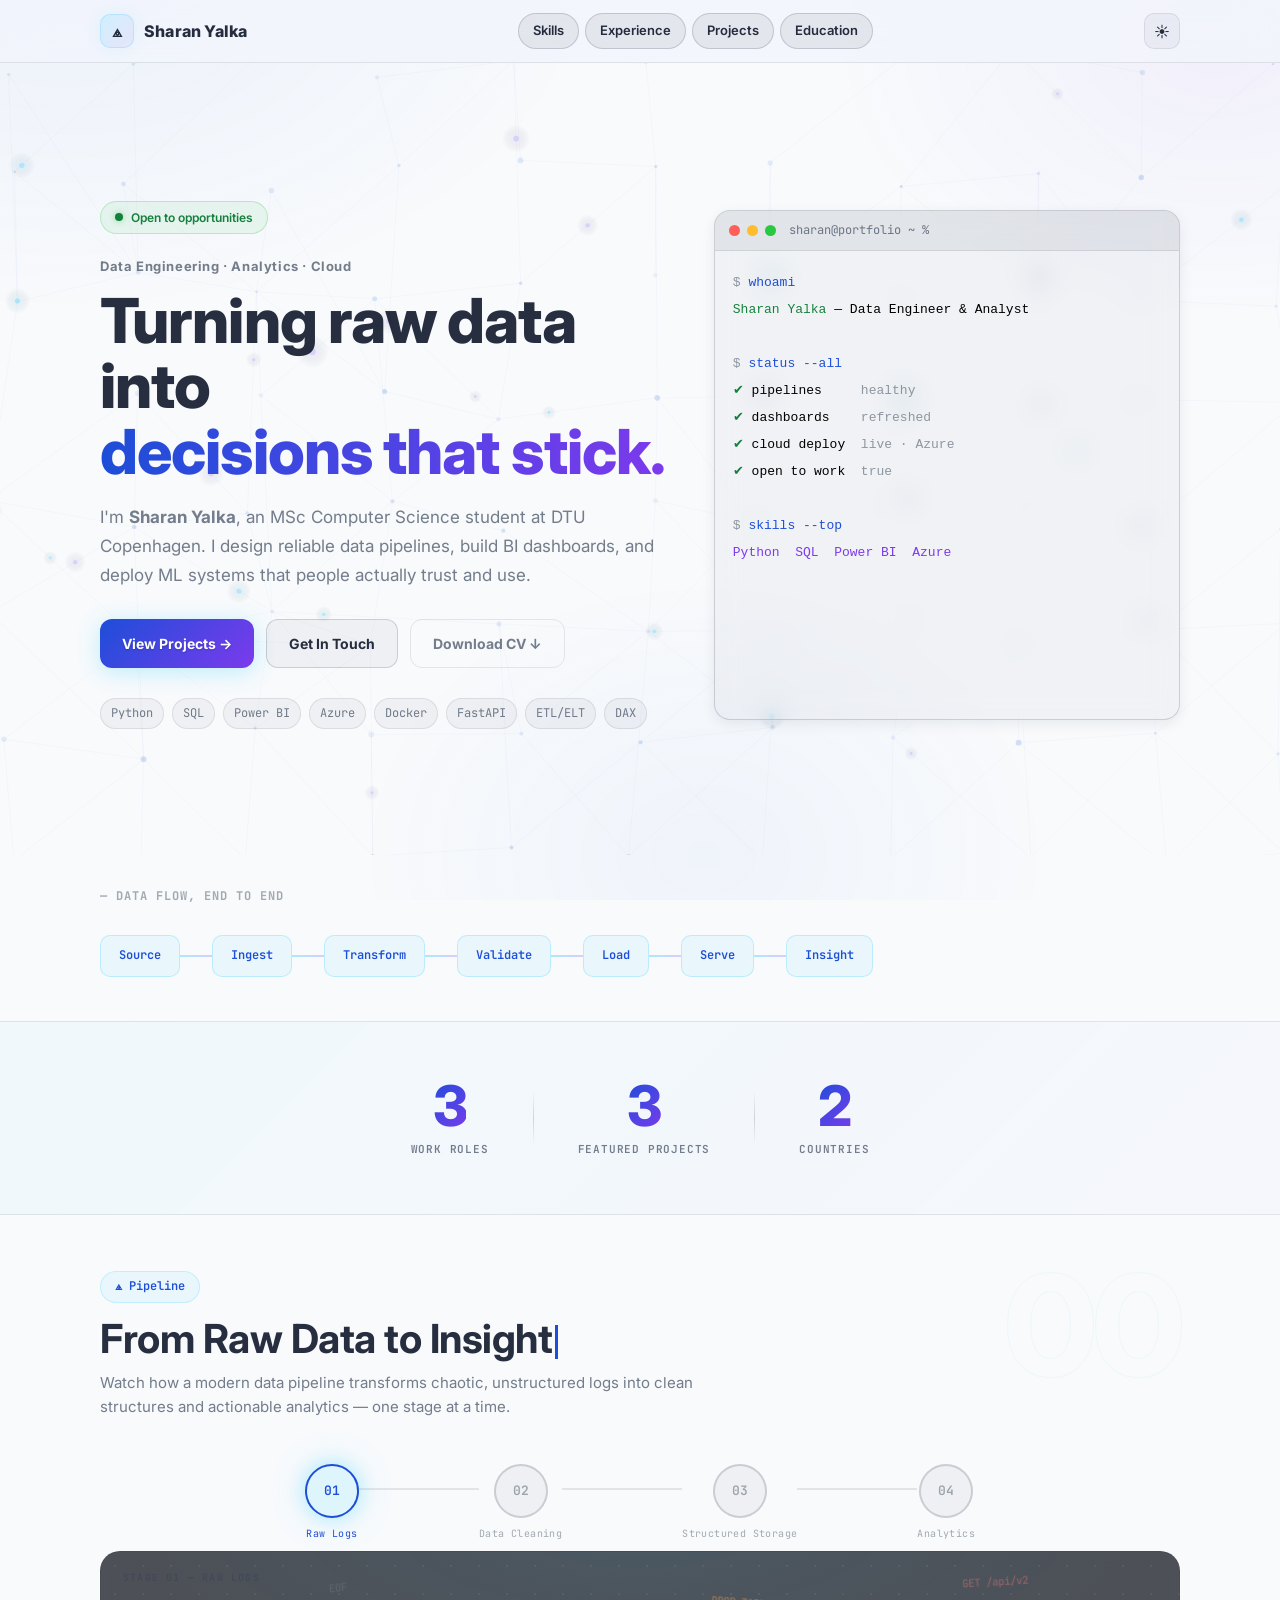
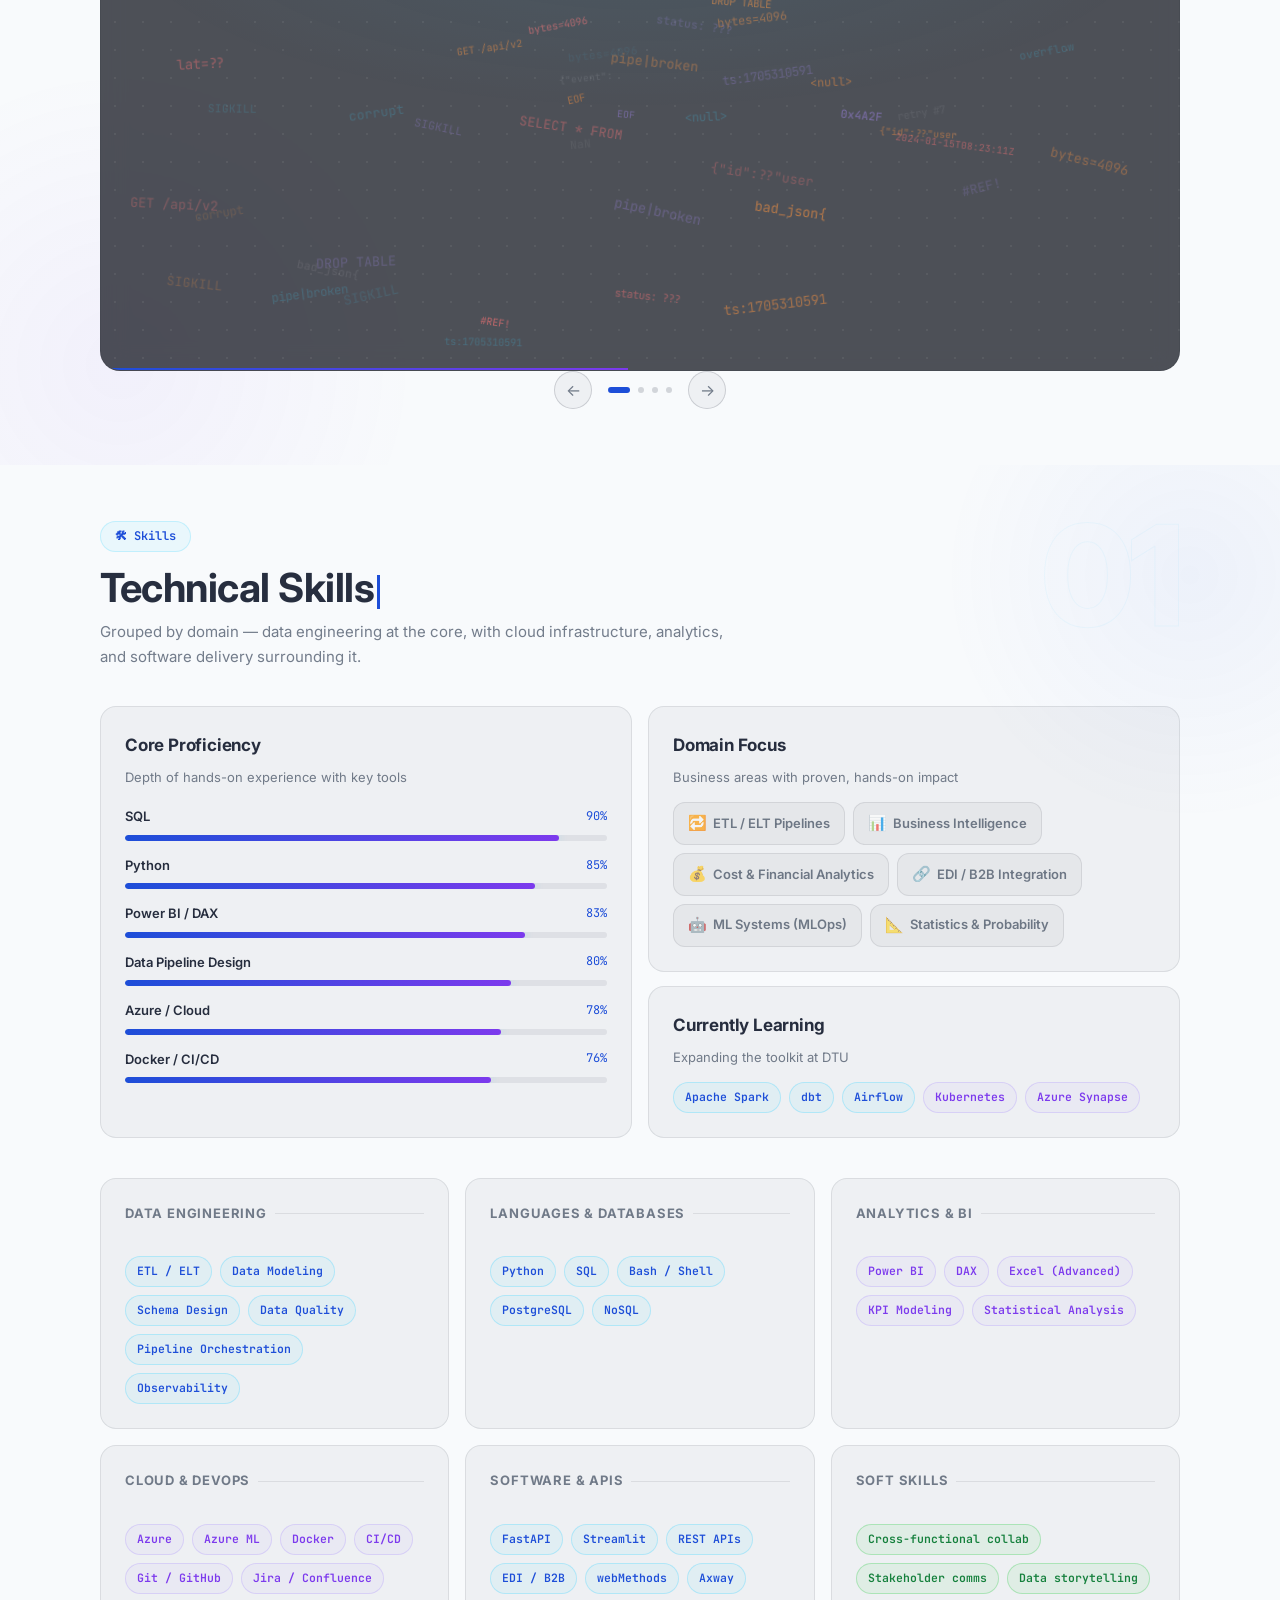
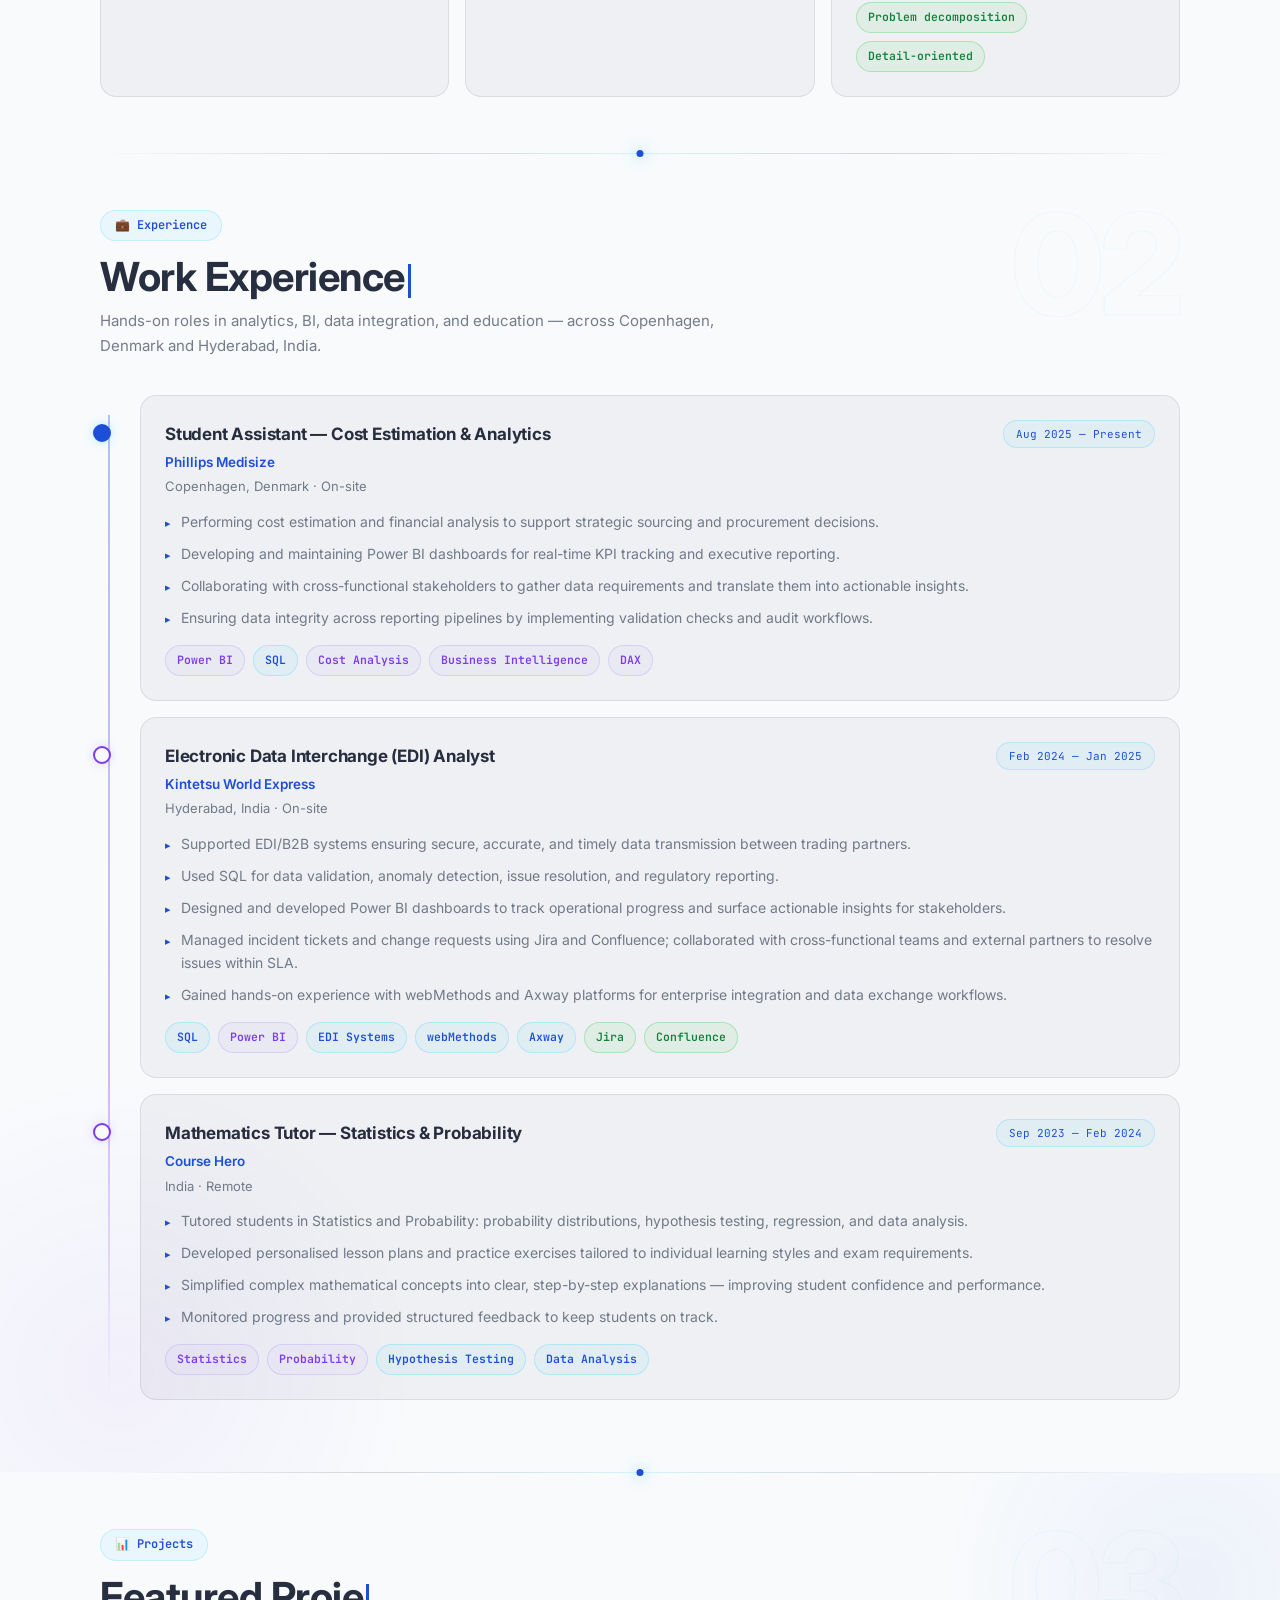
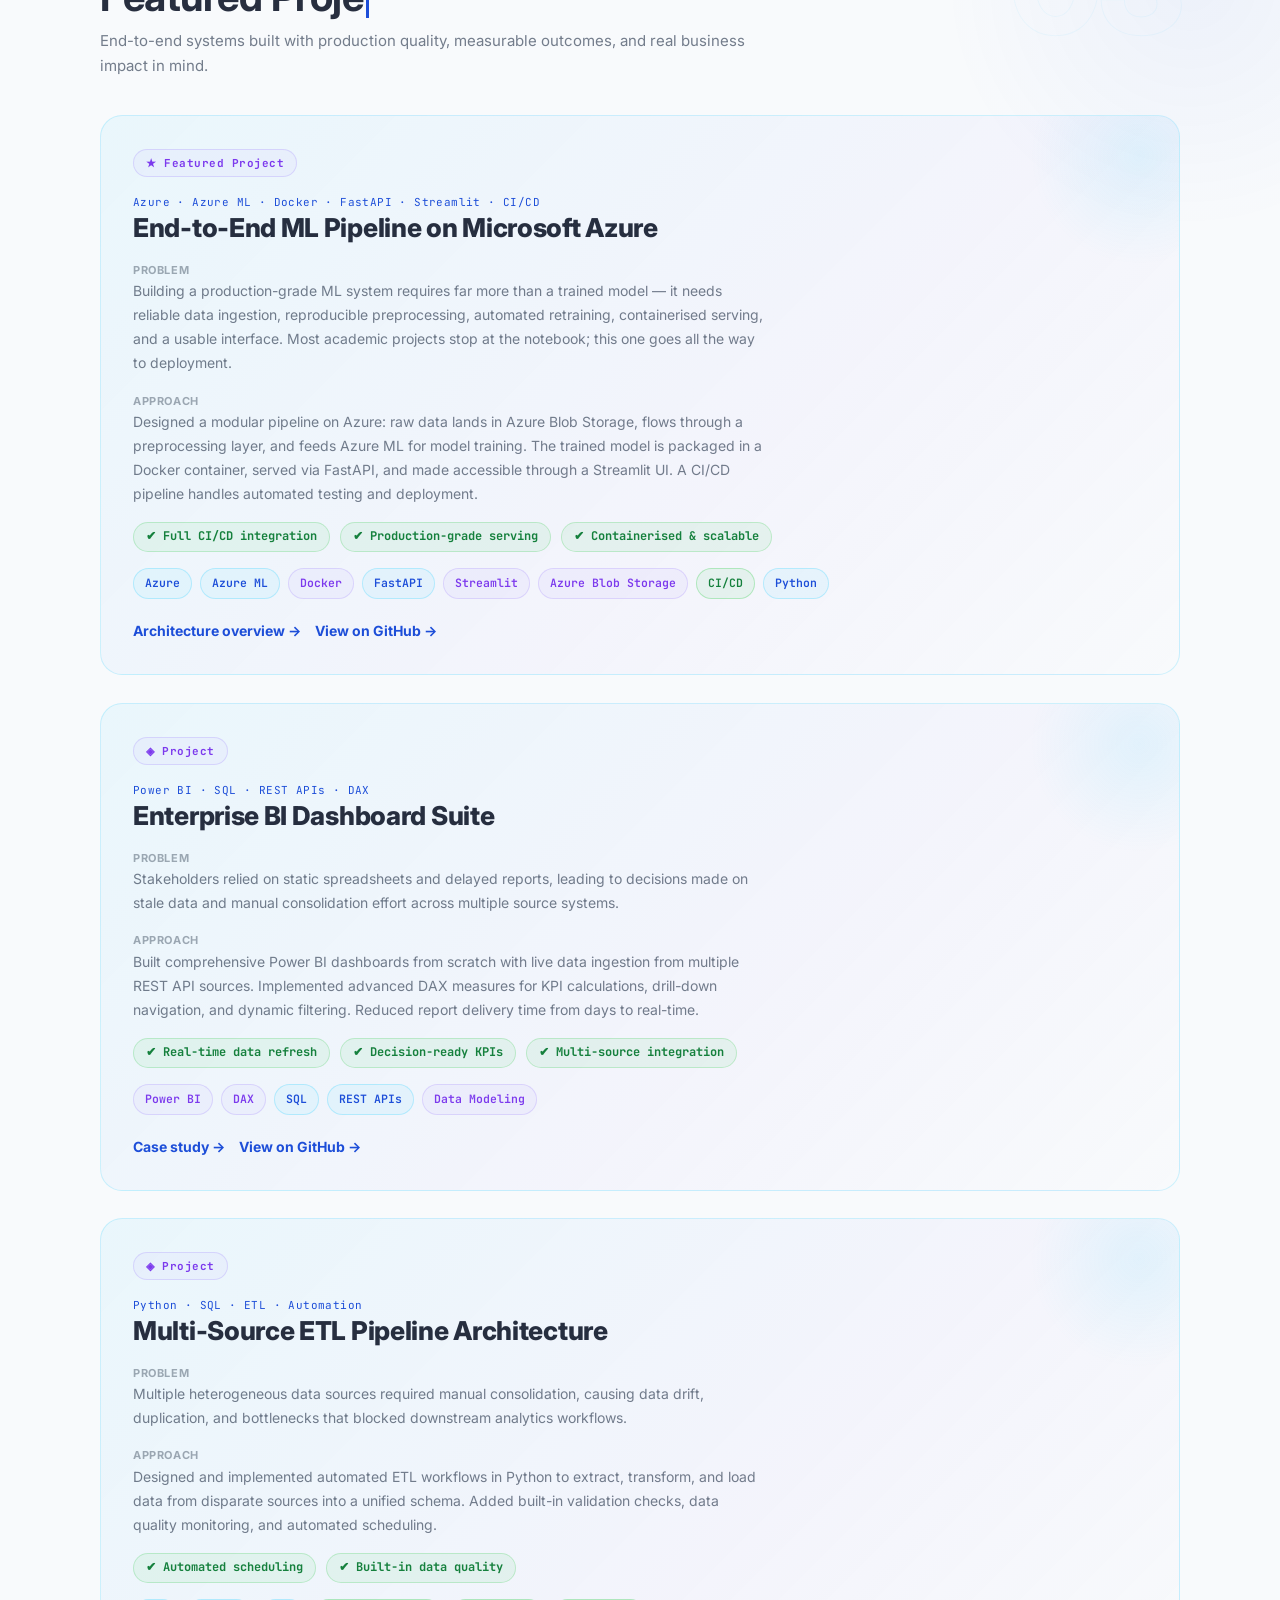
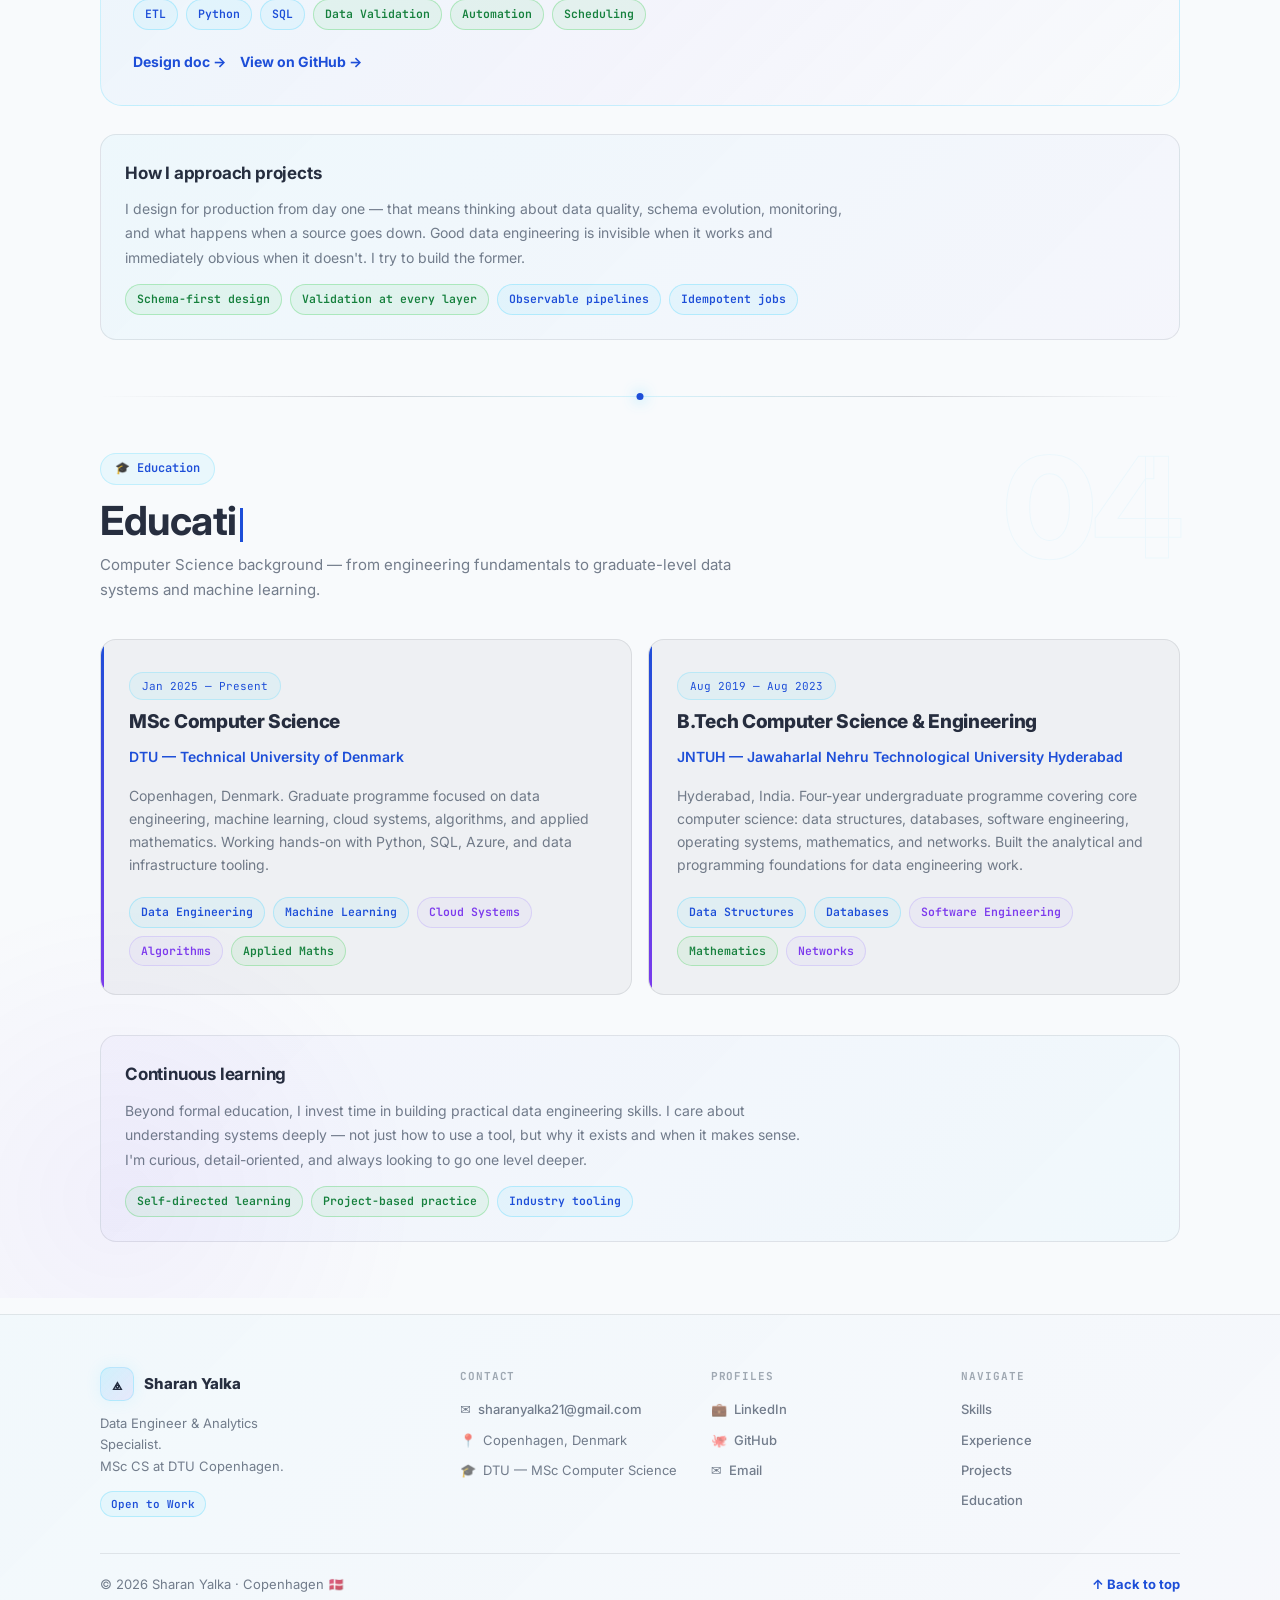
<file: index.html>
<!doctype html>
<html lang="en" data-theme="dark">
<head>
  <meta charset="utf-8"/>
  <meta name="viewport" content="width=device-width,initial-scale=1"/>
  <meta name="description" content="Sharan Yalka — Data Engineer & Analytics Specialist. MSc Computer Science at DTU. Python · SQL · Power BI · Azure · ETL/ELT."/>
  <title>Sharan Yalka | Data Engineer & Analytics</title>
  <link rel="preconnect" href="https://fonts.googleapis.com">
  <link rel="preconnect" href="https://fonts.gstatic.com" crossorigin>
  <link href="https://fonts.googleapis.com/css2?family=Inter:wght@400;500;600;700;800&family=JetBrains+Mono:wght@400;600&display=swap" rel="stylesheet">
  <link rel="stylesheet" href="./styles.css"/>
  <script src="https://cdnjs.cloudflare.com/ajax/libs/gsap/3.12.5/gsap.min.js"></script>
  <script defer src="./script.js"></script>
</head>
<body>
<a class="skip-link" href="#main">Skip to content</a>

<!-- Scroll progress -->
<div id="scroll-progress" aria-hidden="true"></div>

<!-- Loading screen -->
<div id="loader" aria-hidden="true">
  <span class="loader-brand">Sharan Yalka</span>
  <div class="loader-pipeline">
    <div class="loader-node"></div>
    <div class="loader-edge"></div>
    <div class="loader-node"></div>
    <div class="loader-edge"></div>
    <div class="loader-node"></div>
    <div class="loader-edge"></div>
    <div class="loader-node"></div>
    <div class="loader-edge"></div>
    <div class="loader-node"></div>
  </div>
  <span class="loader-status">initializing pipeline...</span>
</div>

<!-- Scroll to top -->
<button id="scrollTopBtn" class="scroll-top-btn" aria-label="Scroll to top">↑</button>

<!-- Topbar -->
<header class="topbar">
  <div class="topbar-inner">
    <a class="brand" href="#hero">
      <span class="brand-mark" aria-hidden="true">⟁</span>
      Sharan Yalka
    </a>
    <nav class="topnav" id="topnav" aria-label="Main navigation">
      <a class="topnav-link" href="#skills">Skills</a>
      <a class="topnav-link" href="#experience">Experience</a>
      <a class="topnav-link" href="#projects">Projects</a>
      <a class="topnav-link" href="#education">Education</a>
    </nav>
    <div class="topbar-actions">
      <button class="nav-toggle" id="navToggle" aria-label="Open menu" aria-expanded="false">☰</button>
      <button class="icon-btn" id="themeToggle" aria-label="Toggle theme">
        <span id="themeIcon">☾</span>
      </button>
    </div>
  </div>
</header>

<main id="main">

  <!-- ══════════════ HERO ══════════════ -->
  <section id="hero" class="hero" aria-label="Introduction">
    <canvas id="heroCanvas" aria-hidden="true"></canvas>

    <div class="container hero-grid">

      <!-- Left: copy -->
      <div class="hero-left reveal-left">
        <div class="status-pill">
          <span class="status-dot"></span>
          Open to opportunities
        </div>

        <p class="kicker">Data Engineering · Analytics · Cloud</p>

        <h1 class="hero-title">
          Turning raw data into<br>
          <span class="accent-word">decisions that stick.</span>
        </h1>

        <p class="hero-sub">
          I'm <strong>Sharan Yalka</strong>, an MSc Computer Science student at DTU Copenhagen.
          I design reliable data pipelines, build BI dashboards, and deploy ML systems that
          people actually trust and use.
        </p>

        <div class="hero-cta">
          <a class="btn-primary" href="#projects">View Projects →</a>
          <a class="btn-secondary" href="mailto:sharanyalka21@gmail.com">Get In Touch</a>
          <a class="btn-ghost" href="mailto:sharanyalka21@gmail.com">Download CV ↓</a>
        </div>

        <div class="badges" aria-label="Core technologies">
          <span class="badge">Python</span>
          <span class="badge">SQL</span>
          <span class="badge">Power BI</span>
          <span class="badge">Azure</span>
          <span class="badge">Docker</span>
          <span class="badge">FastAPI</span>
          <span class="badge">ETL/ELT</span>
          <span class="badge">DAX</span>
        </div>
      </div>

      <!-- Right: terminal -->
      <aside class="reveal-right">
        <div class="terminal" aria-label="System status panel">
          <div class="terminal-bar" aria-hidden="true">
            <span class="dot r"></span>
            <span class="dot y"></span>
            <span class="dot g"></span>
            <span class="terminal-title">sharan@portfolio ~ %</span>
          </div>
          <pre class="terminal-body" aria-label="Terminal output"><code><span class="t-line"><span class="t-muted">$ </span><span class="t-blue">whoami</span></span>
<span class="t-line"><span class="t-green">Sharan Yalka</span> — Data Engineer &amp; Analyst</span>
<span class="t-line"></span>
<span class="t-line"><span class="t-muted">$ </span><span class="t-blue">status --all</span></span>
<span class="t-line"><span class="t-green">✔</span> pipelines     <span class="t-muted">healthy</span></span>
<span class="t-line"><span class="t-green">✔</span> dashboards    <span class="t-muted">refreshed</span></span>
<span class="t-line"><span class="t-green">✔</span> cloud deploy  <span class="t-muted">live · Azure</span></span>
<span class="t-line"><span class="t-green">✔</span> open to work  <span class="t-muted">true</span></span>
<span class="t-line"></span>
<span class="t-line"><span class="t-muted">$ </span><span class="t-blue">skills --top</span></span>
<span class="t-line"><span class="t-purple">Python  SQL  Power BI  Azure</span></span>
<span class="t-line"><span class="t-purple">Docker  FastAPI  ETL  DAX</span></span>
<span class="t-line"></span>
<span class="t-line"><span class="t-muted">$ </span><span class="t-blue">location</span></span>
<span class="t-line"><span class="t-orange">Copenhagen, Denmark 🇩🇰</span></span>
<span class="t-line"><span class="cursor"></span></span></code></pre>
        </div>
      </aside>
    </div>
  </section>

  <!-- Pipeline strip -->
  <div class="pipeline-divider">
    <div class="container reveal">
      <p class="nav-section-label">— Data flow, end to end</p>
      <div class="pipeline-strip" aria-label="Data pipeline stages" role="list">
        <div class="pipe-node" role="listitem">Source</div>
        <div class="pipe-edge" aria-hidden="true"></div>
        <div class="pipe-node" role="listitem">Ingest</div>
        <div class="pipe-edge" aria-hidden="true"></div>
        <div class="pipe-node" role="listitem">Transform</div>
        <div class="pipe-edge" aria-hidden="true"></div>
        <div class="pipe-node" role="listitem">Validate</div>
        <div class="pipe-edge" aria-hidden="true"></div>
        <div class="pipe-node" role="listitem">Load</div>
        <div class="pipe-edge" aria-hidden="true"></div>
        <div class="pipe-node" role="listitem">Serve</div>
        <div class="pipe-edge" aria-hidden="true"></div>
        <div class="pipe-node" role="listitem">Insight</div>
      </div>
    </div>
  </div>

  <!-- Stats strip -->
  <div class="stats-strip reveal">
    <div class="container">
      <div class="stats-row">
        <div class="stat-item">
          <span class="stat-num counter" data-count="3">3</span>
          <span class="stat-label">Work Roles</span>
        </div>
        <div class="stat-divider"></div>
        <div class="stat-item">
          <span class="stat-num counter" data-count="3">3</span>
          <span class="stat-label">Featured Projects</span>
        </div>
        <div class="stat-divider"></div>
        <div class="stat-item">
          <span class="stat-num counter" data-count="2">2</span>
          <span class="stat-label">Countries</span>
        </div>
      </div>
    </div>
  </div>

  <!-- ══════════════ PIPELINE ANIMATION ══════════════ -->
  <section id="pipeline" class="section">
    <div class="section-orb orb-purple" aria-hidden="true"></div>
    <div class="container">

      <div class="section-head reveal">
        <span class="section-num" aria-hidden="true">00</span>
        <span class="page-kicker">⟁ Pipeline</span>
        <h2>From Raw Data to Insight</h2>
        <p>Watch how a modern data pipeline transforms chaotic, unstructured logs into clean structures and actionable analytics — one stage at a time.</p>
      </div>

      <div class="dp-track reveal">
        <div class="dp-node active" id="dp-node-0" data-idx="0">
          <div class="dp-node-circle"><span class="dp-node-num">01</span></div>
          <div class="dp-node-label">Raw Logs</div>
        </div>
        <div class="dp-connector" id="dp-conn-0"><div class="dp-flow"></div></div>
        <div class="dp-node" id="dp-node-1" data-idx="1">
          <div class="dp-node-circle"><span class="dp-node-num">02</span></div>
          <div class="dp-node-label">Data Cleaning</div>
        </div>
        <div class="dp-connector" id="dp-conn-1"><div class="dp-flow"></div></div>
        <div class="dp-node" id="dp-node-2" data-idx="2">
          <div class="dp-node-circle"><span class="dp-node-num">03</span></div>
          <div class="dp-node-label">Structured Storage</div>
        </div>
        <div class="dp-connector" id="dp-conn-2"><div class="dp-flow"></div></div>
        <div class="dp-node" id="dp-node-3" data-idx="3">
          <div class="dp-node-circle"><span class="dp-node-num">04</span></div>
          <div class="dp-node-label">Analytics</div>
        </div>
      </div>

      <div class="dp-box" id="dp-box">
        <div class="dp-badge" id="dp-badge">STAGE 01 — RAW LOGS</div>
        <div class="dp-progress" id="dp-progress"></div>

        <div class="dp-panel active" id="dp-panel-0">
          <div class="dp-raw-canvas" id="dp-raw-canvas"></div>
        </div>

        <div class="dp-panel" id="dp-panel-1">
          <div class="dp-json-blocks">
            <div class="dp-json-block" id="dp-json-0"></div>
            <div class="dp-json-block" id="dp-json-1"></div>
          </div>
        </div>

        <div class="dp-panel" id="dp-panel-2">
          <div class="dp-table-wrap">
            <table class="dp-data-table">
              <thead>
                <tr><th>ID</th><th>User</th><th>Revenue</th><th>Date</th><th>Region</th><th>Status</th></tr>
              </thead>
              <tbody id="dp-tbody"></tbody>
            </table>
          </div>
        </div>

        <div class="dp-panel" id="dp-panel-3">
          <div class="dp-analytics-grid">
            <div class="dp-kpi-card"><div class="dp-kpi-label">Total Revenue</div><div class="dp-kpi-value" id="dp-kv-0">$0</div><div class="dp-kpi-delta">↑ 18.4% vs last period</div></div>
            <div class="dp-kpi-card"><div class="dp-kpi-label">Records Processed</div><div class="dp-kpi-value" id="dp-kv-1">0</div><div class="dp-kpi-delta">↑ 99.2% pipeline uptime</div></div>
            <div class="dp-kpi-card"><div class="dp-kpi-label">Data Quality</div><div class="dp-kpi-value" id="dp-kv-2">0%</div><div class="dp-kpi-delta">↑ 12.1% after cleaning</div></div>
            <div class="dp-chart-card">
              <div class="dp-chart-title">Revenue by Region</div>
              <div class="dp-bar-chart" id="dp-bar-chart"></div>
            </div>
            <div class="dp-sparkline-card">
              <div class="dp-chart-title">Daily Throughput</div>
              <svg id="dp-sparkline-svg" viewBox="0 0 200 80" preserveAspectRatio="none"></svg>
            </div>
          </div>
        </div>
      </div>

      <div class="dp-controls">
        <button class="dp-btn" id="dp-prev" aria-label="Previous stage">←</button>
        <div class="dp-dots">
          <button class="dp-dot active" data-idx="0" aria-label="Stage 1"></button>
          <button class="dp-dot" data-idx="1" aria-label="Stage 2"></button>
          <button class="dp-dot" data-idx="2" aria-label="Stage 3"></button>
          <button class="dp-dot" data-idx="3" aria-label="Stage 4"></button>
        </div>
        <button class="dp-btn" id="dp-next" aria-label="Next stage">→</button>
      </div>

    </div>
  </section>

  <!-- ══════════════ SKILLS ══════════════ -->
  <section id="skills" class="section">
    <div class="section-orb orb-blue" aria-hidden="true"></div>
    <div class="container">

      <div class="section-head reveal">
        <span class="section-num" aria-hidden="true">01</span>
        <span class="page-kicker">🛠 Skills</span>
        <h2>Technical Skills</h2>
        <p>Grouped by domain — data engineering at the core, with cloud infrastructure, analytics, and software delivery surrounding it.</p>
      </div>

      <div class="grid-2" style="margin-bottom:40px;">

        <div class="card reveal">
          <h3>Core Proficiency</h3>
          <p class="muted small" style="margin-bottom:18px;">Depth of hands-on experience with key tools</p>
          <div class="skill-group">
            <div class="skill-bar-wrap">
              <div class="skill-bar-header">
                <span class="skill-bar-name">SQL</span>
                <span class="skill-pct">90%</span>
              </div>
              <div class="skill-bar"><div class="skill-bar-fill" data-pct="90"></div></div>
            </div>
            <div class="skill-bar-wrap">
              <div class="skill-bar-header">
                <span class="skill-bar-name">Python</span>
                <span class="skill-pct">85%</span>
              </div>
              <div class="skill-bar"><div class="skill-bar-fill" data-pct="85"></div></div>
            </div>
            <div class="skill-bar-wrap">
              <div class="skill-bar-header">
                <span class="skill-bar-name">Power BI / DAX</span>
                <span class="skill-pct">83%</span>
              </div>
              <div class="skill-bar"><div class="skill-bar-fill" data-pct="83"></div></div>
            </div>
            <div class="skill-bar-wrap">
              <div class="skill-bar-header">
                <span class="skill-bar-name">Data Pipeline Design</span>
                <span class="skill-pct">80%</span>
              </div>
              <div class="skill-bar"><div class="skill-bar-fill" data-pct="80"></div></div>
            </div>
            <div class="skill-bar-wrap">
              <div class="skill-bar-header">
                <span class="skill-bar-name">Azure / Cloud</span>
                <span class="skill-pct">78%</span>
              </div>
              <div class="skill-bar"><div class="skill-bar-fill" data-pct="78"></div></div>
            </div>
            <div class="skill-bar-wrap">
              <div class="skill-bar-header">
                <span class="skill-bar-name">Docker / CI/CD</span>
                <span class="skill-pct">76%</span>
              </div>
              <div class="skill-bar"><div class="skill-bar-fill" data-pct="76"></div></div>
            </div>
          </div>
        </div>

        <div style="display:grid; gap:14px; align-content:start;">
          <div class="card reveal">
            <h3>Domain Focus</h3>
            <p class="muted small" style="margin-bottom:14px;">Business areas with proven, hands-on impact</p>
            <div class="skill-pills">
              <span class="skill-pill"><span class="skill-pill-icon">🔁</span> ETL / ELT Pipelines</span>
              <span class="skill-pill"><span class="skill-pill-icon">📊</span> Business Intelligence</span>
              <span class="skill-pill"><span class="skill-pill-icon">💰</span> Cost & Financial Analytics</span>
              <span class="skill-pill"><span class="skill-pill-icon">🔗</span> EDI / B2B Integration</span>
              <span class="skill-pill"><span class="skill-pill-icon">🤖</span> ML Systems (MLOps)</span>
              <span class="skill-pill"><span class="skill-pill-icon">📐</span> Statistics & Probability</span>
            </div>
          </div>

          <div class="card reveal">
            <h3>Currently Learning</h3>
            <p class="muted small" style="margin-bottom:14px;">Expanding the toolkit at DTU</p>
            <div class="chips">
              <span class="chip accent">Apache Spark</span>
              <span class="chip accent">dbt</span>
              <span class="chip accent">Airflow</span>
              <span class="chip purple">Kubernetes</span>
              <span class="chip purple">Azure Synapse</span>
            </div>
          </div>
        </div>

      </div>

      <div class="grid-3 stagger">

        <article class="card">
          <div class="skill-category">
            <p class="skill-category-title">Data Engineering</p>
          </div>
          <div class="chips">
            <span class="chip accent">ETL / ELT</span>
            <span class="chip accent">Data Modeling</span>
            <span class="chip accent">Schema Design</span>
            <span class="chip accent">Data Quality</span>
            <span class="chip accent">Pipeline Orchestration</span>
            <span class="chip accent">Observability</span>
          </div>
        </article>

        <article class="card">
          <div class="skill-category">
            <p class="skill-category-title">Languages & Databases</p>
          </div>
          <div class="chips">
            <span class="chip accent">Python</span>
            <span class="chip accent">SQL</span>
            <span class="chip accent">Bash / Shell</span>
            <span class="chip accent">PostgreSQL</span>
            <span class="chip accent">NoSQL</span>
          </div>
        </article>

        <article class="card">
          <div class="skill-category">
            <p class="skill-category-title">Analytics & BI</p>
          </div>
          <div class="chips">
            <span class="chip purple">Power BI</span>
            <span class="chip purple">DAX</span>
            <span class="chip purple">Excel (Advanced)</span>
            <span class="chip purple">KPI Modeling</span>
            <span class="chip purple">Statistical Analysis</span>
          </div>
        </article>

        <article class="card">
          <div class="skill-category">
            <p class="skill-category-title">Cloud & DevOps</p>
          </div>
          <div class="chips">
            <span class="chip purple">Azure</span>
            <span class="chip purple">Azure ML</span>
            <span class="chip purple">Docker</span>
            <span class="chip purple">CI/CD</span>
            <span class="chip purple">Git / GitHub</span>
            <span class="chip purple">Jira / Confluence</span>
          </div>
        </article>

        <article class="card">
          <div class="skill-category">
            <p class="skill-category-title">Software & APIs</p>
          </div>
          <div class="chips">
            <span class="chip accent">FastAPI</span>
            <span class="chip accent">Streamlit</span>
            <span class="chip accent">REST APIs</span>
            <span class="chip accent">EDI / B2B</span>
            <span class="chip accent">webMethods</span>
            <span class="chip accent">Axway</span>
          </div>
        </article>

        <article class="card">
          <div class="skill-category">
            <p class="skill-category-title">Soft Skills</p>
          </div>
          <div class="chips">
            <span class="chip green">Cross-functional collab</span>
            <span class="chip green">Stakeholder comms</span>
            <span class="chip green">Data storytelling</span>
            <span class="chip green">Problem decomposition</span>
            <span class="chip green">Detail-oriented</span>
          </div>
        </article>

      </div>
    </div>
  </section>

  <div class="section-sep" aria-hidden="true"></div>

  <!-- ══════════════ EXPERIENCE ══════════════ -->
  <section id="experience" class="section">
    <div class="section-orb orb-purple" aria-hidden="true"></div>
    <div class="container">

      <div class="section-head reveal">
        <span class="section-num" aria-hidden="true">02</span>
        <span class="page-kicker">💼 Experience</span>
        <h2>Work Experience</h2>
        <p>Hands-on roles in analytics, BI, data integration, and education — across Copenhagen, Denmark and Hyderabad, India.</p>
      </div>

      <div class="timeline">

        <article class="tl-item reveal">
          <div class="tl-dot current" aria-hidden="true"></div>
          <div class="tl-top">
            <div>
              <p class="tl-title">Student Assistant — Cost Estimation & Analytics</p>
              <p class="tl-company">Phillips Medisize</p>
              <p class="tl-meta">Copenhagen, Denmark · On-site</p>
            </div>
            <span class="tl-date">Aug 2025 — Present</span>
          </div>
          <ul class="list">
            <li>Performing cost estimation and financial analysis to support strategic sourcing and procurement decisions.</li>
            <li>Developing and maintaining Power BI dashboards for real-time KPI tracking and executive reporting.</li>
            <li>Collaborating with cross-functional stakeholders to gather data requirements and translate them into actionable insights.</li>
            <li>Ensuring data integrity across reporting pipelines by implementing validation checks and audit workflows.</li>
          </ul>
          <div class="chips" style="margin-top:16px;">
            <span class="chip purple">Power BI</span>
            <span class="chip accent">SQL</span>
            <span class="chip purple">Cost Analysis</span>
            <span class="chip purple">Business Intelligence</span>
            <span class="chip purple">DAX</span>
          </div>
        </article>

        <article class="tl-item reveal">
          <div class="tl-dot prev" aria-hidden="true"></div>
          <div class="tl-top">
            <div>
              <p class="tl-title">Electronic Data Interchange (EDI) Analyst</p>
              <p class="tl-company">Kintetsu World Express</p>
              <p class="tl-meta">Hyderabad, India · On-site</p>
            </div>
            <span class="tl-date">Feb 2024 — Jan 2025</span>
          </div>
          <ul class="list">
            <li>Supported EDI/B2B systems ensuring secure, accurate, and timely data transmission between trading partners.</li>
            <li>Used SQL for data validation, anomaly detection, issue resolution, and regulatory reporting.</li>
            <li>Designed and developed Power BI dashboards to track operational progress and surface actionable insights for stakeholders.</li>
            <li>Managed incident tickets and change requests using Jira and Confluence; collaborated with cross-functional teams and external partners to resolve issues within SLA.</li>
            <li>Gained hands-on experience with webMethods and Axway platforms for enterprise integration and data exchange workflows.</li>
          </ul>
          <div class="chips" style="margin-top:16px;">
            <span class="chip accent">SQL</span>
            <span class="chip purple">Power BI</span>
            <span class="chip accent">EDI Systems</span>
            <span class="chip accent">webMethods</span>
            <span class="chip accent">Axway</span>
            <span class="chip green">Jira</span>
            <span class="chip green">Confluence</span>
          </div>
        </article>

        <article class="tl-item reveal">
          <div class="tl-dot prev" aria-hidden="true"></div>
          <div class="tl-top">
            <div>
              <p class="tl-title">Mathematics Tutor — Statistics & Probability</p>
              <p class="tl-company">Course Hero</p>
              <p class="tl-meta">India · Remote</p>
            </div>
            <span class="tl-date">Sep 2023 — Feb 2024</span>
          </div>
          <ul class="list">
            <li>Tutored students in Statistics and Probability: probability distributions, hypothesis testing, regression, and data analysis.</li>
            <li>Developed personalised lesson plans and practice exercises tailored to individual learning styles and exam requirements.</li>
            <li>Simplified complex mathematical concepts into clear, step-by-step explanations — improving student confidence and performance.</li>
            <li>Monitored progress and provided structured feedback to keep students on track.</li>
          </ul>
          <div class="chips" style="margin-top:16px;">
            <span class="chip purple">Statistics</span>
            <span class="chip purple">Probability</span>
            <span class="chip accent">Hypothesis Testing</span>
            <span class="chip accent">Data Analysis</span>
          </div>
        </article>

      </div>
    </div>
  </section>

  <div class="section-sep" aria-hidden="true"></div>

  <!-- ══════════════ PROJECTS ══════════════ -->
  <section id="projects" class="section">
    <div class="section-orb orb-blue" aria-hidden="true"></div>
    <div class="container">

      <div class="section-head reveal">
        <span class="section-num" aria-hidden="true">03</span>
        <span class="page-kicker">📊 Projects</span>
        <h2>Featured Projects</h2>
        <p>End-to-end systems built with production quality, measurable outcomes, and real business impact in mind.</p>
      </div>

      <article class="project-featured reveal" aria-label="Featured project">
        <div class="featured-badge">★ Featured Project</div>
        <p class="project-tag">Azure · Azure ML · Docker · FastAPI · Streamlit · CI/CD</p>
        <h3 class="project-title">End-to-End ML Pipeline on Microsoft Azure</h3>

        <div style="display:grid; gap:16px; margin:16px 0;">
          <div>
            <p class="project-label">Problem</p>
            <p class="project-desc">
              Building a production-grade ML system requires far more than a trained model — it needs reliable data ingestion,
              reproducible preprocessing, automated retraining, containerised serving, and a usable interface. Most academic
              projects stop at the notebook; this one goes all the way to deployment.
            </p>
          </div>
          <div>
            <p class="project-label">Approach</p>
            <p class="project-desc">
              Designed a modular pipeline on Azure: raw data lands in Azure Blob Storage, flows through a preprocessing layer,
              and feeds Azure ML for model training. The trained model is packaged in a Docker container, served via
              FastAPI, and made accessible through a Streamlit UI. A CI/CD pipeline handles automated testing and deployment.
            </p>
          </div>
        </div>

        <div class="project-impact">
          <span class="metric">✔ Full CI/CD integration</span>
          <span class="metric">✔ Production-grade serving</span>
          <span class="metric">✔ Containerised &amp; scalable</span>
        </div>

        <div class="chips" style="margin-top:16px;">
          <span class="chip accent">Azure</span>
          <span class="chip accent">Azure ML</span>
          <span class="chip purple">Docker</span>
          <span class="chip accent">FastAPI</span>
          <span class="chip purple">Streamlit</span>
          <span class="chip purple">Azure Blob Storage</span>
          <span class="chip green">CI/CD</span>
          <span class="chip accent">Python</span>
        </div>

        <div class="project-links" style="margin-top:20px;">
          <a class="link" href="#" target="_blank" rel="noreferrer">Architecture overview →</a>
          <a class="link" href="#" target="_blank" rel="noreferrer">View on GitHub →</a>
        </div>
      </article>

      <article class="project-featured reveal" aria-label="Enterprise BI Dashboard Suite">
        <div class="featured-badge">◈ Project</div>
        <p class="project-tag">Power BI · SQL · REST APIs · DAX</p>
        <h3 class="project-title">Enterprise BI Dashboard Suite</h3>

        <div style="display:grid; gap:16px; margin:16px 0;">
          <div>
            <p class="project-label">Problem</p>
            <p class="project-desc">
              Stakeholders relied on static spreadsheets and delayed reports, leading to decisions made on stale data
              and manual consolidation effort across multiple source systems.
            </p>
          </div>
          <div>
            <p class="project-label">Approach</p>
            <p class="project-desc">
              Built comprehensive Power BI dashboards from scratch with live data ingestion from multiple REST API
              sources. Implemented advanced DAX measures for KPI calculations, drill-down navigation, and dynamic
              filtering. Reduced report delivery time from days to real-time.
            </p>
          </div>
        </div>

        <div class="project-impact">
          <span class="metric">✔ Real-time data refresh</span>
          <span class="metric">✔ Decision-ready KPIs</span>
          <span class="metric">✔ Multi-source integration</span>
        </div>

        <div class="chips" style="margin-top:16px;">
          <span class="chip purple">Power BI</span>
          <span class="chip purple">DAX</span>
          <span class="chip accent">SQL</span>
          <span class="chip accent">REST APIs</span>
          <span class="chip purple">Data Modeling</span>
        </div>

        <div class="project-links" style="margin-top:20px;">
          <a class="link" href="#" target="_blank" rel="noreferrer">Case study →</a>
          <a class="link" href="#" target="_blank" rel="noreferrer">View on GitHub →</a>
        </div>
      </article>

      <article class="project-featured reveal" aria-label="Multi-Source ETL Pipeline Architecture">
        <div class="featured-badge">◈ Project</div>
        <p class="project-tag">Python · SQL · ETL · Automation</p>
        <h3 class="project-title">Multi-Source ETL Pipeline Architecture</h3>

        <div style="display:grid; gap:16px; margin:16px 0;">
          <div>
            <p class="project-label">Problem</p>
            <p class="project-desc">
              Multiple heterogeneous data sources required manual consolidation, causing data drift, duplication,
              and bottlenecks that blocked downstream analytics workflows.
            </p>
          </div>
          <div>
            <p class="project-label">Approach</p>
            <p class="project-desc">
              Designed and implemented automated ETL workflows in Python to extract, transform, and load data
              from disparate sources into a unified schema. Added built-in validation checks, data quality
              monitoring, and automated scheduling.
            </p>
          </div>
        </div>

        <div class="project-impact">
          <span class="metric">✔ Automated scheduling</span>
          <span class="metric">✔ Built-in data quality</span>
        </div>

        <div class="chips" style="margin-top:16px;">
          <span class="chip accent">ETL</span>
          <span class="chip accent">Python</span>
          <span class="chip accent">SQL</span>
          <span class="chip green">Data Validation</span>
          <span class="chip green">Automation</span>
          <span class="chip green">Scheduling</span>
        </div>

        <div class="project-links" style="margin-top:20px;">
          <a class="link" href="#" target="_blank" rel="noreferrer">Design doc →</a>
          <a class="link" href="#" target="_blank" rel="noreferrer">View on GitHub →</a>
        </div>
      </article>

      <div class="card reveal" style="margin-top:28px; background: linear-gradient(135deg, rgba(53,208,255,.05), rgba(167,139,250,.04));">
        <h3>How I approach projects</h3>
        <p class="muted" style="margin-top:10px; font-size:14px; line-height:1.75; max-width:80ch;">
          I design for production from day one — that means thinking about data quality, schema evolution,
          monitoring, and what happens when a source goes down. Good data engineering is invisible when it
          works and immediately obvious when it doesn't. I try to build the former.
        </p>
        <div class="chips" style="margin-top:14px;">
          <span class="chip green">Schema-first design</span>
          <span class="chip green">Validation at every layer</span>
          <span class="chip accent">Observable pipelines</span>
          <span class="chip accent">Idempotent jobs</span>
        </div>
      </div>

    </div>
  </section>

  <div class="section-sep" aria-hidden="true"></div>

  <!-- ══════════════ EDUCATION ══════════════ -->
  <section id="education" class="section">
    <div class="section-orb orb-purple" aria-hidden="true"></div>
    <div class="container">

      <div class="section-head reveal">
        <span class="section-num" aria-hidden="true">04</span>
        <span class="page-kicker">🎓 Education</span>
        <h2>Education</h2>
        <p>Computer Science background — from engineering fundamentals to graduate-level data systems and machine learning.</p>
      </div>

      <div class="grid-2 stagger" style="margin-bottom:40px;">

        <article class="edu-card">
          <div class="edu-period">Jan 2025 — Present</div>
          <p class="edu-degree">MSc Computer Science</p>
          <p class="edu-school">DTU — Technical University of Denmark</p>
          <p class="edu-desc" style="margin-top:10px;">
            Copenhagen, Denmark. Graduate programme focused on data engineering, machine learning,
            cloud systems, algorithms, and applied mathematics. Working hands-on with Python, SQL,
            Azure, and data infrastructure tooling.
          </p>
          <div class="chips" style="margin-top:14px;">
            <span class="chip accent">Data Engineering</span>
            <span class="chip accent">Machine Learning</span>
            <span class="chip purple">Cloud Systems</span>
            <span class="chip purple">Algorithms</span>
            <span class="chip green">Applied Maths</span>
          </div>
        </article>

        <article class="edu-card">
          <div class="edu-period">Aug 2019 — Aug 2023</div>
          <p class="edu-degree">B.Tech Computer Science &amp; Engineering</p>
          <p class="edu-school">JNTUH — Jawaharlal Nehru Technological University Hyderabad</p>
          <p class="edu-desc" style="margin-top:10px;">
            Hyderabad, India. Four-year undergraduate programme covering core computer science:
            data structures, databases, software engineering, operating systems, mathematics,
            and networks. Built the analytical and programming foundations for data engineering work.
          </p>
          <div class="chips" style="margin-top:14px;">
            <span class="chip accent">Data Structures</span>
            <span class="chip accent">Databases</span>
            <span class="chip purple">Software Engineering</span>
            <span class="chip green">Mathematics</span>
            <span class="chip purple">Networks</span>
          </div>
        </article>

      </div>

      <div class="card reveal" style="background: linear-gradient(135deg, rgba(167,139,250,.05), rgba(53,208,255,.04));">
        <h3>Continuous learning</h3>
        <p class="muted" style="margin-top:10px; font-size:14px; line-height:1.75; max-width:76ch;">
          Beyond formal education, I invest time in building practical data engineering skills.
          I care about understanding systems deeply — not just how to use a tool, but why it exists
          and when it makes sense. I'm curious, detail-oriented, and always looking to go one level deeper.
        </p>
        <div class="chips" style="margin-top:14px;">
          <span class="chip green">Self-directed learning</span>
          <span class="chip green">Project-based practice</span>
          <span class="chip accent">Industry tooling</span>
        </div>
      </div>

    </div>
  </section>


</main>

<footer class="footer-main">
  <div class="container">

    <div class="footer-grid">

      <!-- Brand col -->
      <div class="footer-col">
        <div class="footer-brand" style="margin-bottom:12px;">
          <span class="brand-mark" aria-hidden="true">⟁</span>
          <span>Sharan Yalka</span>
        </div>
        <p class="muted small" style="max-width:24ch; line-height:1.65;">
          Data Engineer &amp; Analytics Specialist.<br>MSc CS at DTU Copenhagen.
        </p>
        <div class="chips" style="margin-top:14px;">
          <span class="chip accent" style="font-size:11px; padding:3px 10px;">Open to Work</span>
        </div>
      </div>

      <!-- Contact col -->
      <div class="footer-col">
        <p class="footer-col-title">Contact</p>
        <ul class="footer-links">
          <li>
            <a href="mailto:sharanyalka21@gmail.com">
              <span>✉</span> sharanyalka21@gmail.com
            </a>
          </li>
          <li>
            <span class="footer-info"><span>📍</span> Copenhagen, Denmark</span>
          </li>
          <li>
            <span class="footer-info"><span>🎓</span> DTU — MSc Computer Science</span>
          </li>
        </ul>
      </div>

      <!-- Profiles col -->
      <div class="footer-col">
        <p class="footer-col-title">Profiles</p>
        <ul class="footer-links">
          <li>
            <a href="https://www.linkedin.com/in/sharanyalka" target="_blank" rel="noreferrer">
              <span>💼</span> LinkedIn
            </a>
          </li>
          <li>
            <a href="https://github.com/sharanyalka" target="_blank" rel="noreferrer">
              <span>🐙</span> GitHub
            </a>
          </li>
          <li>
            <a href="mailto:sharanyalka21@gmail.com">
              <span>✉</span> Email
            </a>
          </li>
        </ul>
      </div>

      <!-- Navigate col -->
      <div class="footer-col">
        <p class="footer-col-title">Navigate</p>
        <ul class="footer-links">
          <li><a href="#skills">Skills</a></li>
          <li><a href="#experience">Experience</a></li>
          <li><a href="#projects">Projects</a></li>
          <li><a href="#education">Education</a></li>
        </ul>
      </div>

    </div>

    <div class="footer-bottom">
      <p class="muted small">© <span id="year"></span> Sharan Yalka · Copenhagen 🇩🇰</p>
      <a href="#hero" style="color:var(--accent); font-weight:700; font-size:13px;">↑ Back to top</a>
    </div>

  </div>
</footer>

<script>
(function(){
  'use strict';
  if(typeof gsap==='undefined')return;
  const DUR=7000;
  const BADGES=['STAGE 01 — RAW LOGS','STAGE 02 — DATA CLEANING','STAGE 03 — STRUCTURED STORAGE','STAGE 04 — ANALYTICS & INSIGHTS'];
  const TOKENS=['2024-01-15T08:23:11Z','ERROR: null ref','{"id":??"user','192.168.1.42','GET /api/v2','500 Internal','NaN','undefined','0x4A2F','SELECT * FROM','\\x00\\x1f','WARN: timeout','bytes=4096','user_id=&&&','ts:1705310591','DROP TABLE','{"event":','status: ???',']][[{','pipe|broken','AUTH_FAIL','{}{}{}','<null>','retry #7','lat=??','#REF!','NaN%','overflow','SIGKILL','EOF','bad_json{','corrupt'];
  const COLORS=['rgba(248,113,113,.75)','rgba(251,146,60,.65)','rgba(255,255,255,.22)','rgba(167,139,250,.55)','rgba(53,208,255,.28)','rgba(255,255,255,.12)'];
  const ROWS=[{id:'001',user:'Alice Chen',rev:'$2,840',date:'2024-01-15',region:'US-East',ok:true},{id:'002',user:'Bob Müller',rev:'$1,120',date:'2024-01-15',region:'EU-West',ok:true},{id:'003',user:'Riya Patel',rev:'$4,560',date:'2024-01-16',region:'APAC',ok:true},{id:'004',user:'James O.',rev:'$890',date:'2024-01-16',region:'US-West',ok:false},{id:'005',user:'Sofia A.',rev:'$3,270',date:'2024-01-17',region:'EU-East',ok:true},{id:'006',user:'Wei Zhang',rev:'$1,990',date:'2024-01-17',region:'APAC',ok:true},{id:'007',user:'Luca Ferrari',rev:'$640',date:'2024-01-18',region:'EU-West',ok:true},{id:'008',user:'Ana García',rev:'$5,100',date:'2024-01-18',region:'LatAm',ok:true}];
  const BARS=[{l:'US-East',p:78,c:'linear-gradient(to top,#35d0ff,rgba(53,208,255,.5))'},{l:'EU-West',p:54,c:'linear-gradient(to top,#a78bfa,rgba(167,139,250,.5))'},{l:'APAC',p:91,c:'linear-gradient(to top,#34d399,rgba(52,211,153,.5))'},{l:'US-West',p:43,c:'linear-gradient(to top,#35d0ff,rgba(53,208,255,.5))'},{l:'EU-East',p:62,c:'linear-gradient(to top,#a78bfa,rgba(167,139,250,.5))'},{l:'LatAm',p:38,c:'linear-gradient(to top,#fb923c,rgba(251,146,60,.5))'}];
  const SPK=[22,35,28,48,40,55,51,68,62,74,70,80];

  let stage=0,rA=[],aA=null,paused=false;
  const $=id=>document.getElementById(id);
  const rnd=(a,b)=>Math.random()*(b-a)+a;
  const pick=a=>a[Math.floor(Math.random()*a.length)];

  function buildBars(){const c=$('dp-bar-chart');c.innerHTML='';BARS.forEach(d=>{const col=document.createElement('div');col.className='dp-bar-col';const w=document.createElement('div');w.className='dp-bar-fill-wrap';const f=document.createElement('div');f.className='dp-bar-fill';f.style.height=(d.p*.75)+'px';f.style.background=d.c;f.style.transform='scaleY(0)';const l=document.createElement('div');l.className='dp-bar-label';l.textContent=d.l;w.appendChild(f);col.appendChild(w);col.appendChild(l);c.appendChild(col);});}

  function buildSpark(){const svg=$('dp-sparkline-svg');svg.innerHTML='';const W=200,H=80,mn=Math.min(...SPK),mx=Math.max(...SPK);const xs=i=>i*W/(SPK.length-1),ys=v=>H-((v-mn)/(mx-mn))*(H-10)-5;const co=SPK.map((v,i)=>[xs(i),ys(v)]);const ld=co.map((p,i)=>(i?'L':'M')+p[0]+','+p[1]).join(' ');const ad=ld+` L${co[co.length-1][0]},${H} L0,${H} Z`;const ns='http://www.w3.org/2000/svg';const defs=document.createElementNS(ns,'defs');const gr=document.createElementNS(ns,'linearGradient');gr.setAttribute('id','dp-sg');gr.setAttribute('x1','0');gr.setAttribute('y1','0');gr.setAttribute('x2','0');gr.setAttribute('y2','1');['0%','100%'].forEach((o,i)=>{const s=document.createElementNS(ns,'stop');s.setAttribute('offset',o);s.setAttribute('stop-color','#35d0ff');s.setAttribute('stop-opacity',i?'0':'0.3');gr.appendChild(s);});const fi=document.createElementNS(ns,'filter');fi.setAttribute('id','dp-glow');const fe=document.createElementNS(ns,'feGaussianBlur');fe.setAttribute('stdDeviation','2');fe.setAttribute('result','blur');const fm=document.createElementNS(ns,'feMerge');['blur','SourceGraphic'].forEach(n=>{const mn=document.createElementNS(ns,'feMergeNode');mn.setAttribute('in',n);fm.appendChild(mn);});fi.appendChild(fe);fi.appendChild(fm);defs.appendChild(gr);defs.appendChild(fi);svg.appendChild(defs);const area=document.createElementNS(ns,'path');area.setAttribute('d',ad);area.setAttribute('fill','url(#dp-sg)');area.setAttribute('id','dp-area');area.style.opacity='0';svg.appendChild(area);const line=document.createElementNS(ns,'path');line.setAttribute('d',ld);line.setAttribute('fill','none');line.setAttribute('stroke','#35d0ff');line.setAttribute('stroke-width','2');line.setAttribute('stroke-linecap','round');line.setAttribute('id','dp-line');line.setAttribute('filter','url(#dp-glow)');svg.appendChild(line);const dot=document.createElementNS(ns,'circle');dot.setAttribute('cx',co[co.length-1][0]);dot.setAttribute('cy',co[co.length-1][1]);dot.setAttribute('r','3.5');dot.setAttribute('fill','#35d0ff');dot.setAttribute('filter','url(#dp-glow)');dot.setAttribute('id','dp-dot');dot.style.opacity='0';svg.appendChild(dot);const len=line.getTotalLength?line.getTotalLength():300;line.style.strokeDasharray=len;line.style.strokeDashoffset=len;}

  function buildTable(){const tb=$('dp-tbody');tb.innerHTML='';ROWS.forEach(r=>{const tr=document.createElement('tr');tr.innerHTML=`<td class="dp-td-id">${r.id}</td><td class="dp-td-user">${r.user}</td><td class="dp-td-rev">${r.rev}</td><td class="dp-td-date">${r.date}</td><td class="dp-td-region">${r.region}</td><td class="${r.ok?'dp-td-valid':'dp-td-error'}">${r.ok?'● valid':'✕ error'}</td>`;tb.appendChild(tr);});}

  function buildJson(){const B=[[{c:'dp-j-brace',t:'{'},{h:`  <span class="dp-j-key">"event_id"</span><span class="dp-j-brace">: </span><span class="dp-j-str">"evt_7f3a1"</span><span class="dp-j-brace">,</span>`},{h:`  <span class="dp-j-key">"timestamp"</span><span class="dp-j-brace">: </span><span class="dp-j-num">1705310591</span><span class="dp-j-brace">,</span>`},{h:`  <span class="dp-j-noise">??? corrupt_field: ##</span>`},{h:`  <span class="dp-j-key">"user_id"</span><span class="dp-j-brace">: </span><span class="dp-j-str">"u_4829"</span><span class="dp-j-brace">,</span>`},{h:`  <span class="dp-j-key">"action"</span><span class="dp-j-brace">: </span><span class="dp-j-str">"purchase"</span><span class="dp-j-brace">,</span>`},{h:`  <span class="dp-j-noise">[WARN] missing: region</span>`},{h:`  <span class="dp-j-key">"amount"</span><span class="dp-j-brace">: </span><span class="dp-j-num">149.99</span><span class="dp-j-brace">,</span>`},{h:`  <span class="dp-j-key">"valid"</span><span class="dp-j-brace">: </span><span class="dp-j-bool">true</span>`},{c:'dp-j-brace',t:'}'}],[{c:'dp-j-brace',t:'{'},{h:`  <span class="dp-j-key">"session_id"</span><span class="dp-j-brace">: </span><span class="dp-j-str">"ses_9c2b8"</span><span class="dp-j-brace">,</span>`},{h:`  <span class="dp-j-key">"ip"</span><span class="dp-j-brace">: </span><span class="dp-j-str">"192.168.1.42"</span><span class="dp-j-brace">,</span>`},{h:`  <span class="dp-j-noise">}}}{ PARSE ERROR</span>`},{h:`  <span class="dp-j-key">"method"</span><span class="dp-j-brace">: </span><span class="dp-j-str">"POST"</span><span class="dp-j-brace">,</span>`},{h:`  <span class="dp-j-key">"status"</span><span class="dp-j-brace">: </span><span class="dp-j-num">500</span><span class="dp-j-brace">,</span>`},{h:`  <span class="dp-j-key">"latency_ms"</span><span class="dp-j-brace">: </span><span class="dp-j-num">2047</span><span class="dp-j-brace">,</span>`},{h:`  <span class="dp-j-noise">[ERR] field: user_id = null</span>`},{h:`  <span class="dp-j-key">"retried"</span><span class="dp-j-brace">: </span><span class="dp-j-bool">true</span>`},{c:'dp-j-brace',t:'}'}]];B.forEach((lines,bi)=>{const el=$('dp-json-'+bi);el.innerHTML='';lines.forEach(l=>{const s=document.createElement('span');s.className='dp-json-line';if(l.h)s.innerHTML=l.h;else s.innerHTML=`<span class="${l.c}">${l.t}</span>`;el.appendChild(s);});});}

  function animRaw(){const cv=$('dp-raw-canvas');cv.innerHTML='';rA=[];for(let i=0;i<42;i++){const s=document.createElement('span');s.textContent=pick(TOKENS);s.style.left=rnd(1,92)+'%';s.style.top=rnd(2,90)+'%';s.style.fontSize=rnd(9,14)+'px';s.style.color=pick(COLORS);s.style.opacity='0';cv.appendChild(s);const a=gsap.fromTo(s,{opacity:0},{opacity:1,delay:i*.04,duration:.4,onComplete:function lp(){if(!s.parentNode)return;const d=gsap.to(s,{x:'+='+rnd(-30,30),y:'+='+rnd(-20,20),rotation:'+='+rnd(-15,15),opacity:rnd(.2,.9),duration:rnd(1.5,3.5),ease:'sine.inOut',onComplete:lp});rA.push(d);}});rA.push(a);}}

  function killRaw(){rA.forEach(a=>{try{a&&a.kill&&a.kill();}catch(e){}});rA=[];const cv=$('dp-raw-canvas');if(cv)cv.innerHTML='';}

  function animJson(){buildJson();const lines=document.querySelectorAll('#dp-panel-1 .dp-json-line');gsap.fromTo(lines,{opacity:0,x:-8},{opacity:1,x:0,duration:.35,stagger:.07,ease:'power2.out'});}

  function animTable(){buildTable();const cells=document.querySelectorAll('#dp-tbody td');gsap.fromTo(cells,{opacity:0,x:-6},{opacity:1,x:0,duration:.22,stagger:.015,ease:'power2.out'});}

  function animAnalytics(){const cards=document.querySelectorAll('.dp-kpi-card,.dp-chart-card,.dp-sparkline-card');gsap.fromTo(cards,{opacity:0,y:14},{opacity:1,y:0,duration:.45,stagger:.08,ease:'power2.out',onComplete:countUp});gsap.fromTo(document.querySelectorAll('.dp-bar-fill'),{scaleY:0},{scaleY:1,duration:.7,stagger:.08,ease:'power2.out',delay:.2});const line=$('dp-line'),area=$('dp-area'),dot=$('dp-dot');if(line){const len=line.getTotalLength?line.getTotalLength():300;line.style.strokeDasharray=len;line.style.strokeDashoffset=len;gsap.to(line,{strokeDashoffset:0,duration:1.2,ease:'power2.inOut',delay:.3});gsap.to(area,{opacity:1,duration:.6,delay:1.0});gsap.to(dot,{opacity:1,duration:.4,delay:1.4});}}

  function countUp(){[{id:'dp-kv-0',t:248340,f:v=>'$'+Math.round(v).toLocaleString()},{id:'dp-kv-1',t:92847,f:v=>Math.round(v).toLocaleString()},{id:'dp-kv-2',t:98.4,f:v=>v.toFixed(1)+'%'}].forEach(c=>{const el=$(c.id);if(!el)return;const o={v:0};gsap.to(o,{v:c.t,duration:1.6,ease:'power2.out',onUpdate:()=>{el.textContent=c.f(o.v);}});});}

  function startProgress(){if(aA){aA.kill();aA=null;}gsap.set($('dp-progress'),{width:'0%'});aA=gsap.to($('dp-progress'),{width:'100%',duration:DUR/1000,ease:'none',onComplete:()=>goTo((stage+1)%4)});}

  function updateUI(i){document.querySelectorAll('.dp-panel').forEach((p,j)=>p.classList.toggle('active',j===i));$('dp-badge').textContent=BADGES[i];document.querySelectorAll('.dp-node').forEach((n,j)=>{n.classList.remove('active','done');if(j===i)n.classList.add('active');else if(j<i)n.classList.add('done');const num=n.querySelector('.dp-node-num');if(num)num.textContent=j<i?'✓':String(j+1).padStart(2,'0');});document.querySelectorAll('.dp-connector').forEach((c,j)=>c.classList.toggle('done',j<i));document.querySelectorAll('.dp-dot').forEach((d,j)=>d.classList.toggle('active',j===i));}

  function goTo(i){if(i<0||i>=4)return;if(stage===0&&i!==0)killRaw();stage=i;updateUI(i);if(i===0)animRaw();else if(i===1)animJson();else if(i===2)animTable();else animAnalytics();startProgress();paused=false;}

  $('dp-prev').addEventListener('click',()=>goTo(stage-1<0?3:stage-1));
  $('dp-next').addEventListener('click',()=>goTo((stage+1)%4));
  document.querySelectorAll('.dp-dot').forEach(d=>d.addEventListener('click',()=>goTo(+d.dataset.idx)));
  document.querySelectorAll('.dp-node').forEach(n=>n.addEventListener('click',()=>goTo(+n.dataset.idx)));
  $('dp-box').addEventListener('mouseenter',()=>{if(aA&&!paused){aA.pause();paused=true;}});
  $('dp-box').addEventListener('mouseleave',()=>{if(aA&&paused){aA.resume();paused=false;}});

  buildBars();buildSpark();buildTable();buildJson();updateUI(0);animRaw();startProgress();
})();
</script>

</body>
</html>
</file>
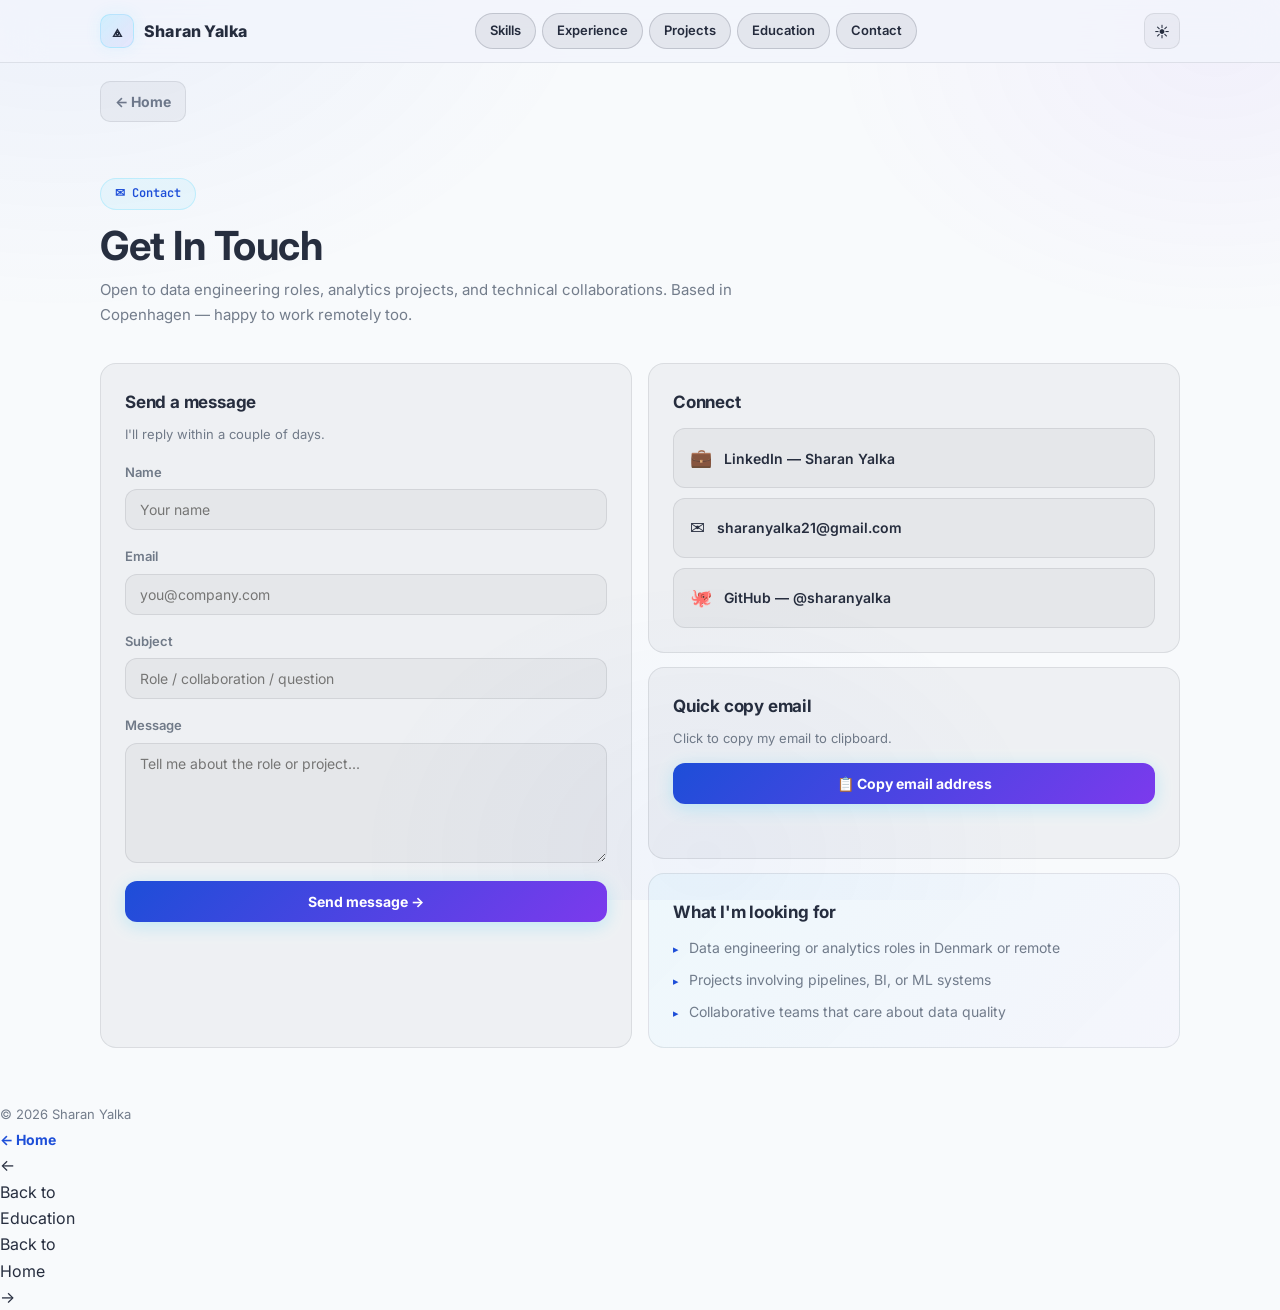
<file: contact.html>
<!doctype html>
<html lang="en" data-theme="dark">
<head>
  <meta charset="utf-8"/>
  <meta name="viewport" content="width=device-width,initial-scale=1"/>
  <meta name="description" content="Contact Sharan Yalka — data engineering roles, analytics projects, or collaborations."/>
  <title>Contact — Sharan Yalka</title>
  <link rel="preconnect" href="https://fonts.googleapis.com">
  <link rel="preconnect" href="https://fonts.gstatic.com" crossorigin>
  <link href="https://fonts.googleapis.com/css2?family=Inter:wght@400;500;600;700;800&family=JetBrains+Mono:wght@400;600&display=swap" rel="stylesheet">
  <link rel="stylesheet" href="./styles.css"/>
  <script defer src="./script.js"></script>
</head>
<body>
<a class="skip-link" href="#main">Skip to content</a>

<header class="topbar">
  <div class="topbar-inner">
    <a class="brand" href="index.html">
      <span class="brand-mark" aria-hidden="true">⟁</span>
      Sharan Yalka
    </a>
    <nav class="topnav" id="topnav" aria-label="Main navigation">
      <a class="topnav-link" href="./skills.html">Skills</a>
      <a class="topnav-link" href="./experience.html">Experience</a>
      <a class="topnav-link" href="./projects.html">Projects</a>
      <a class="topnav-link" href="./education.html">Education</a>
      <a class="topnav-link" href="./contact.html">Contact</a>
    </nav>
    <div class="topbar-actions">
      <button class="nav-toggle" id="navToggle" aria-label="Open menu">☰</button>
      <button class="icon-btn" id="themeToggle" aria-label="Toggle theme">
        <span id="themeIcon">☾</span>
      </button>
    </div>
  </div>
</header>

<main id="main">
  <div class="back-row">
    <a class="back-btn" href="index.html">← Home</a>
  </div>

  <section class="section">
    <div class="container">

      <div class="section-head reveal">
        <span class="page-kicker">✉ Contact</span>
        <h1>Get In Touch</h1>
        <p>Open to data engineering roles, analytics projects, and technical collaborations. Based in Copenhagen — happy to work remotely too.</p>
      </div>

      <div class="grid-2">

        <!-- Form -->
        <article class="card reveal">
          <h3>Send a message</h3>
          <p class="muted small" style="margin-top:4px;">I'll reply within a couple of days.</p>
          <!-- Replace action URL with Formspree or Netlify Forms for a live site -->
          <form class="form" action="https://formspree.io/f/YOUR_FORM_ID" method="POST" novalidate>
            <label>
              Name
              <input name="name" autocomplete="name" placeholder="Your name" required/>
            </label>
            <label>
              Email
              <input name="email" type="email" autocomplete="email" placeholder="you@company.com" required/>
            </label>
            <label>
              Subject
              <input name="subject" placeholder="Role / collaboration / question"/>
            </label>
            <label>
              Message
              <textarea name="message" rows="5" placeholder="Tell me about the role or project..." required></textarea>
            </label>
            <button class="btn-submit" type="submit">Send message →</button>
          </form>
        </article>

        <!-- Links + Quick copy -->
        <div style="display:grid; gap:14px; align-content:start;">

          <article class="card reveal">
            <h3>Connect</h3>
            <ul class="links-list">
              <li>
                <a href="https://www.linkedin.com/in/sharanyalka" target="_blank" rel="noreferrer">
                  <span class="link-icon">💼</span>
                  LinkedIn — Sharan Yalka
                </a>
              </li>
              <li>
                <a href="mailto:sharanyalka21@gmail.com">
                  <span class="link-icon">✉</span>
                  sharanyalka21@gmail.com
                </a>
              </li>
              <li>
                <a href="https://github.com/sharanyalka" target="_blank" rel="noreferrer">
                  <span class="link-icon">🐙</span>
                  GitHub — @sharanyalka
                </a>
              </li>
            </ul>
          </article>

          <article class="card reveal">
            <h3>Quick copy email</h3>
            <p class="muted small" style="margin-top:6px;">Click to copy my email to clipboard.</p>
            <button
              id="copyEmailBtn"
              data-email="sharanyalka21@gmail.com"
              class="btn-submit"
              type="button"
              style="margin-top:14px;">
              📋 Copy email address
            </button>
            <div id="toast" class="toast" role="status" aria-live="polite"></div>
          </article>

          <article class="card reveal" style="background: linear-gradient(135deg, rgba(53,208,255,.05), rgba(167,139,250,.04));">
            <h3>What I'm looking for</h3>
            <ul class="list" style="margin-top:10px;">
              <li>Data engineering or analytics roles in Denmark or remote</li>
              <li>Projects involving pipelines, BI, or ML systems</li>
              <li>Collaborative teams that care about data quality</li>
            </ul>
          </article>

        </div>

      </div>

    </div>
  </section>
</main>

<footer class="footer">
  <div class="footer-inner">
    <p class="muted small">© <span id="year"></span> Sharan Yalka</p>
    <a class="link small" href="index.html">← Home</a>
  </div>
</footer>

<nav class="page-nav" aria-label="Page navigation">
  <div class="page-nav-inner">
    <a class="page-nav-btn prev" href="education.html">
      <span class="nav-btn-arrow">←</span>
      <div>
        <p class="nav-btn-label">Back to</p>
        <p class="nav-btn-title">Education</p>
      </div>
    </a>
    <a class="page-nav-btn next" href="index.html">
      <div>
        <p class="nav-btn-label">Back to</p>
        <p class="nav-btn-title">Home</p>
      </div>
      <span class="nav-btn-arrow">→</span>
    </a>
  </div>
</nav>

</body>
</html>
</file>
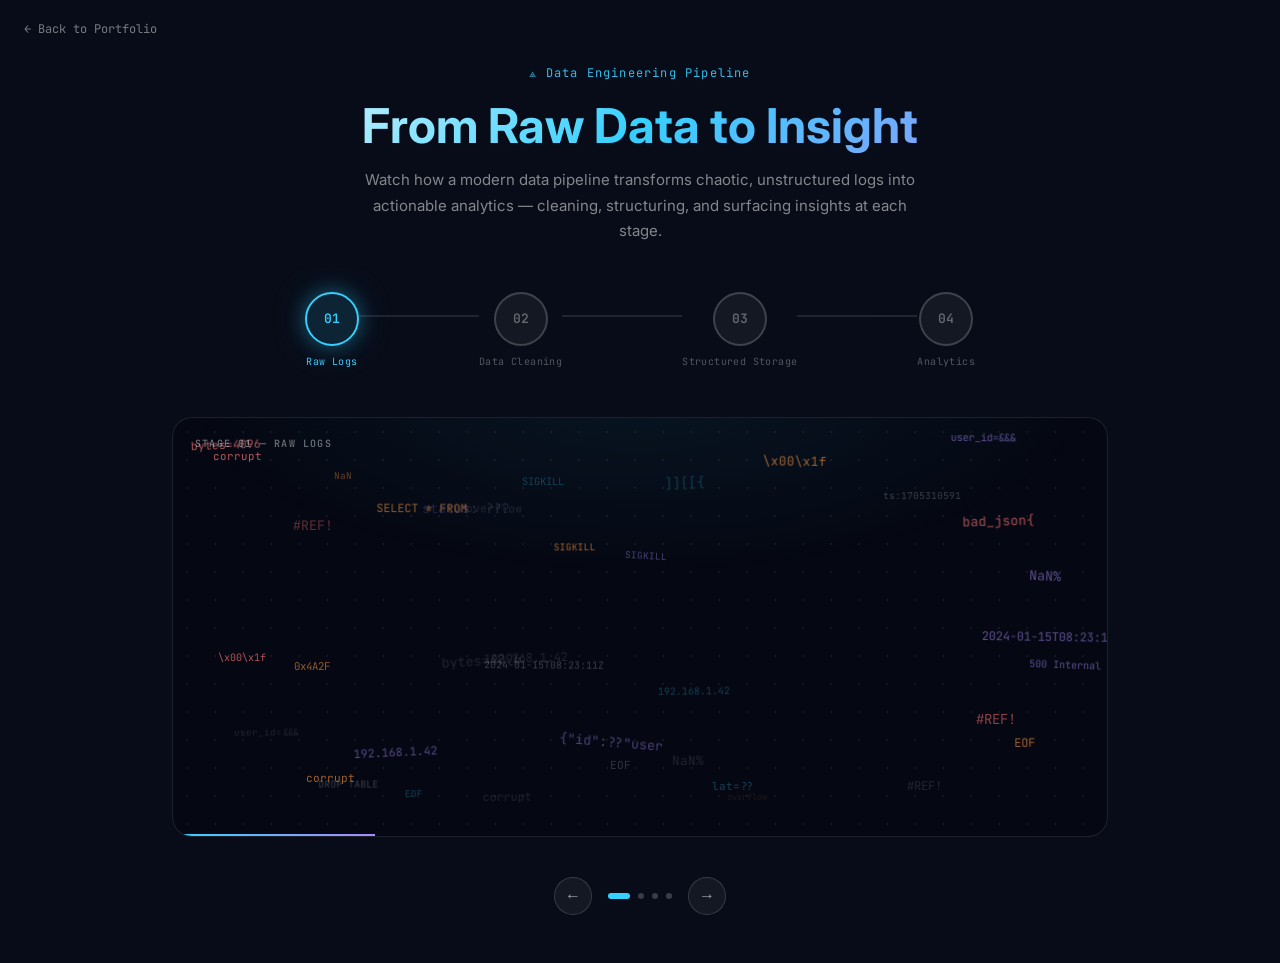
<file: data-pipeline.html>
<!DOCTYPE html>
<html lang="en">
<head>
  <meta charset="UTF-8" />
  <meta name="viewport" content="width=device-width, initial-scale=1.0" />
  <title>Data Engineering Pipeline — Sharan Yalka</title>
  <link rel="preconnect" href="https://fonts.googleapis.com" />
  <link rel="preconnect" href="https://fonts.gstatic.com" crossorigin />
  <link href="https://fonts.googleapis.com/css2?family=Inter:wght@400;500;600;700&family=JetBrains+Mono:wght@400;500;600&display=swap" rel="stylesheet" />
  <script src="https://cdnjs.cloudflare.com/ajax/libs/gsap/3.12.5/gsap.min.js"></script>
  <style>
    *, *::before, *::after { box-sizing: border-box; margin: 0; padding: 0; }

    :root {
      --bg: #080c18;
      --accent: #35d0ff;
      --purple: #a78bfa;
      --green: #34d399;
      --orange: #fb923c;
      --red: #f87171;
      --font-sans: 'Inter', sans-serif;
      --font-mono: 'JetBrains Mono', monospace;
    }

    html, body {
      background: var(--bg);
      color: rgba(255, 255, 255, 0.85);
      font-family: var(--font-sans);
      min-height: 100vh;
      line-height: 1.5;
    }

    .back-link {
      position: fixed;
      top: 20px;
      left: 24px;
      font-family: var(--font-mono);
      font-size: 12px;
      color: rgba(255, 255, 255, 0.45);
      text-decoration: none;
      display: flex;
      align-items: center;
      gap: 6px;
      transition: color 0.2s;
      z-index: 100;
    }
    .back-link:hover { color: var(--accent); }

    .wrapper {
      max-width: 1000px;
      margin: 0 auto;
      padding: 64px 32px 48px;
      display: flex;
      flex-direction: column;
      gap: 40px;
    }

    /* Header */
    .header { text-align: center; }
    .kicker {
      font-family: var(--font-mono);
      font-size: 12px;
      color: var(--accent);
      letter-spacing: 0.1em;
      margin-bottom: 16px;
      opacity: 0.9;
    }
    .header h1 {
      font-size: clamp(28px, 5vw, 48px);
      font-weight: 700;
      line-height: 1.15;
      background: linear-gradient(135deg, #ffffff 0%, var(--accent) 50%, var(--purple) 100%);
      -webkit-background-clip: text;
      -webkit-text-fill-color: transparent;
      background-clip: text;
      margin-bottom: 14px;
    }
    .header p {
      font-size: 15px;
      color: rgba(255, 255, 255, 0.5);
      max-width: 560px;
      margin: 0 auto;
      line-height: 1.7;
    }

    /* Pipeline track */
    .pipeline-track {
      display: flex;
      align-items: center;
      justify-content: center;
      gap: 0;
      padding: 8px 0;
    }

    .pipe-node {
      display: flex;
      flex-direction: column;
      align-items: center;
      gap: 8px;
      cursor: pointer;
      user-select: none;
      flex-shrink: 0;
    }
    .pipe-node-circle {
      width: 54px;
      height: 54px;
      border-radius: 50%;
      border: 2px solid rgba(255, 255, 255, 0.18);
      background: rgba(255, 255, 255, 0.05);
      display: flex;
      align-items: center;
      justify-content: center;
      font-family: var(--font-mono);
      font-size: 13px;
      font-weight: 600;
      color: rgba(255, 255, 255, 0.35);
      transition: border-color 0.35s, background 0.35s, color 0.35s, box-shadow 0.35s;
      will-change: transform, opacity;
      position: relative;
    }
    .pipe-node-label {
      font-family: var(--font-mono);
      font-size: 10px;
      color: rgba(255, 255, 255, 0.3);
      text-align: center;
      transition: color 0.35s;
      letter-spacing: 0.04em;
    }
    .pipe-node.active .pipe-node-circle {
      border-color: var(--accent);
      background: rgba(53, 208, 255, 0.12);
      color: var(--accent);
      box-shadow: 0 0 20px rgba(53, 208, 255, 0.35), 0 0 40px rgba(53, 208, 255, 0.15);
    }
    .pipe-node.active .pipe-node-label { color: var(--accent); }
    .pipe-node.done .pipe-node-circle {
      border-color: var(--green);
      background: rgba(52, 211, 153, 0.12);
      color: var(--green);
      box-shadow: 0 0 16px rgba(52, 211, 153, 0.25);
    }
    .pipe-node.done .pipe-node-label { color: var(--green); }

    .pipe-connector {
      flex: 1;
      height: 2px;
      background: rgba(255, 255, 255, 0.10);
      position: relative;
      overflow: hidden;
      margin-bottom: 28px;
      max-width: 120px;
    }
    .pipe-flow {
      position: absolute;
      top: 0;
      left: -100%;
      width: 60%;
      height: 100%;
      background: linear-gradient(90deg, transparent 0%, var(--accent) 50%, transparent 100%);
      animation: flowAnim 2s linear infinite;
    }
    .pipe-connector.done { background: var(--green); }
    .pipe-connector.done .pipe-flow { display: none; }
    @keyframes flowAnim {
      0% { left: -60%; }
      100% { left: 110%; }
    }

    /* Animation stage box */
    .stage-box {
      position: relative;
      height: 420px;
      border-radius: 20px;
      border: 1px solid rgba(255, 255, 255, 0.10);
      background: rgba(5, 8, 18, 0.7);
      backdrop-filter: blur(12px);
      overflow: hidden;
      background-image: radial-gradient(rgba(255, 255, 255, 0.06) 1px, transparent 1px);
      background-size: 28px 28px;
    }
    .stage-box::before {
      content: '';
      position: absolute;
      top: 0;
      left: 0;
      right: 0;
      height: 160px;
      background: radial-gradient(ellipse at 50% -20%, rgba(53, 208, 255, 0.07) 0%, transparent 70%);
      pointer-events: none;
      z-index: 1;
    }

    .stage-badge {
      position: absolute;
      top: 18px;
      left: 22px;
      font-family: var(--font-mono);
      font-size: 10px;
      font-weight: 600;
      color: rgba(255, 255, 255, 0.4);
      letter-spacing: 0.12em;
      text-transform: uppercase;
      z-index: 10;
    }

    .auto-progress {
      position: absolute;
      bottom: 0;
      left: 0;
      height: 2px;
      width: 0%;
      background: linear-gradient(90deg, var(--accent), var(--purple));
      z-index: 20;
      will-change: width;
    }

    /* Panels */
    .panel {
      position: absolute;
      inset: 0;
      padding: 48px 24px 24px;
      opacity: 0;
      transition: opacity 0.3s;
      pointer-events: none;
      will-change: opacity;
      display: flex;
      flex-direction: column;
    }
    .panel.active {
      opacity: 1;
      pointer-events: auto;
    }

    /* Panel 0 — Raw Data */
    .raw-canvas {
      position: absolute;
      inset: 0;
      overflow: hidden;
    }
    .raw-canvas span {
      position: absolute;
      font-family: var(--font-mono);
      will-change: transform, opacity;
      white-space: nowrap;
    }

    /* Panel 1 — Semi-Structured */
    .json-blocks {
      display: flex;
      flex-direction: row;
      gap: 16px;
      flex: 1;
      min-height: 0;
    }
    .json-block {
      flex: 1;
      background: rgba(255, 255, 255, 0.03);
      border: 1px solid rgba(255, 255, 255, 0.10);
      border-radius: 12px;
      padding: 16px;
      font-family: var(--font-mono);
      font-size: 12px;
      line-height: 2;
      overflow: auto;
    }
    .json-line { display: block; will-change: transform, opacity; }
    .j-key { color: var(--purple); }
    .j-str { color: var(--green); }
    .j-num { color: var(--orange); }
    .j-bool { color: var(--accent); }
    .j-brace { color: rgba(255, 255, 255, 0.55); }
    .j-noise { color: rgba(248, 113, 113, 0.7); }
    .j-null { color: rgba(255, 255, 255, 0.35); }

    /* Panel 2 — Structured Table */
    .table-wrap {
      flex: 1;
      overflow: auto;
      border-radius: 12px;
      border: 1px solid rgba(255, 255, 255, 0.10);
    }
    .data-table {
      width: 100%;
      border-collapse: collapse;
      font-family: var(--font-mono);
      font-size: 12px;
    }
    .data-table th {
      background: rgba(53, 208, 255, 0.08);
      color: var(--accent);
      text-transform: uppercase;
      font-size: 10px;
      letter-spacing: 0.1em;
      padding: 10px 14px;
      text-align: left;
      font-weight: 600;
      white-space: nowrap;
    }
    .data-table td {
      padding: 9px 14px;
      border-bottom: 1px solid rgba(255, 255, 255, 0.07);
      will-change: transform, opacity;
      white-space: nowrap;
    }
    .data-table tr:last-child td { border-bottom: none; }
    .td-id { color: rgba(255, 255, 255, 0.3); }
    .td-user { color: #fff; font-weight: 600; font-family: var(--font-sans); font-size: 13px; }
    .td-rev { color: var(--orange); }
    .td-date { color: var(--purple); }
    .td-region { color: rgba(255, 255, 255, 0.45); }
    .td-status-valid { color: var(--green); }
    .td-status-error { color: var(--red); }

    /* Panel 3 — Analytics */
    .analytics-grid {
      display: grid;
      grid-template-columns: 1fr 1fr 1fr;
      grid-template-rows: auto 1fr;
      gap: 14px;
      height: 100%;
    }
    .kpi-card {
      background: rgba(255, 255, 255, 0.04);
      border: 1px solid rgba(255, 255, 255, 0.09);
      border-radius: 12px;
      padding: 14px 16px;
      will-change: transform, opacity;
    }
    .kpi-label {
      font-family: var(--font-mono);
      font-size: 10px;
      text-transform: uppercase;
      letter-spacing: 0.1em;
      color: rgba(255, 255, 255, 0.4);
      margin-bottom: 8px;
    }
    .kpi-value {
      font-size: 26px;
      font-weight: 700;
      color: #fff;
      line-height: 1.1;
      margin-bottom: 6px;
    }
    .kpi-delta {
      font-family: var(--font-mono);
      font-size: 11px;
      color: var(--green);
    }

    .chart-card {
      grid-column: 1 / 3;
      background: rgba(255, 255, 255, 0.04);
      border: 1px solid rgba(255, 255, 255, 0.09);
      border-radius: 12px;
      padding: 14px 16px;
      display: flex;
      flex-direction: column;
      will-change: transform, opacity;
    }
    .chart-title {
      font-family: var(--font-mono);
      font-size: 10px;
      text-transform: uppercase;
      letter-spacing: 0.1em;
      color: rgba(255, 255, 255, 0.4);
      margin-bottom: 12px;
    }
    .bar-chart {
      flex: 1;
      display: flex;
      flex-direction: row;
      align-items: flex-end;
      gap: 8px;
      min-height: 0;
    }
    .bar-col {
      flex: 1;
      display: flex;
      flex-direction: column;
      align-items: center;
      gap: 6px;
      height: 100%;
      justify-content: flex-end;
    }
    .bar-fill-wrap {
      width: 100%;
      display: flex;
      flex-direction: column;
      justify-content: flex-end;
      flex: 1;
    }
    .bar-fill {
      width: 100%;
      border-radius: 4px 4px 0 0;
      transform-origin: bottom center;
      will-change: transform;
    }
    .bar-label {
      font-family: var(--font-mono);
      font-size: 9px;
      color: rgba(255, 255, 255, 0.4);
      text-align: center;
      white-space: nowrap;
    }

    .sparkline-card {
      background: rgba(255, 255, 255, 0.04);
      border: 1px solid rgba(255, 255, 255, 0.09);
      border-radius: 12px;
      padding: 14px 16px;
      display: flex;
      flex-direction: column;
      will-change: transform, opacity;
    }
    .sparkline-card svg {
      flex: 1;
      width: 100%;
    }

    /* Controls */
    .controls-row {
      display: flex;
      align-items: center;
      justify-content: center;
      gap: 16px;
    }
    .ctrl-btn {
      width: 38px;
      height: 38px;
      border-radius: 50%;
      border: 1px solid rgba(255, 255, 255, 0.15);
      background: rgba(255, 255, 255, 0.05);
      color: rgba(255, 255, 255, 0.6);
      font-size: 16px;
      cursor: pointer;
      display: flex;
      align-items: center;
      justify-content: center;
      transition: border-color 0.2s, background 0.2s, color 0.2s;
    }
    .ctrl-btn:hover {
      border-color: var(--accent);
      background: rgba(53, 208, 255, 0.1);
      color: var(--accent);
    }
    .ctrl-btn:disabled {
      opacity: 0.25;
      cursor: not-allowed;
    }
    .dots {
      display: flex;
      gap: 8px;
      align-items: center;
    }
    .dot {
      height: 6px;
      border-radius: 3px;
      background: rgba(255, 255, 255, 0.2);
      cursor: pointer;
      transition: width 0.3s, background 0.3s;
      width: 6px;
    }
    .dot.active {
      width: 22px;
      background: var(--accent);
    }

    @media (max-width: 640px) {
      .wrapper { padding: 52px 16px 32px; }
      .analytics-grid {
        grid-template-columns: 1fr 1fr;
        grid-template-rows: auto auto 1fr;
      }
      .kpi-card:nth-child(3) { grid-column: 1 / 3; }
      .chart-card { grid-column: 1 / 3; }
      .sparkline-card { grid-column: 1 / 3; }
      .json-blocks { flex-direction: column; }
      .stage-box { height: 520px; }
    }
  </style>
</head>
<body>

<a href="./index.html" class="back-link">← Back to Portfolio</a>

<div class="wrapper">

  <!-- Header -->
  <header class="header">
    <div class="kicker">⟁ Data Engineering Pipeline</div>
    <h1>From Raw Data to Insight</h1>
    <p>Watch how a modern data pipeline transforms chaotic, unstructured logs into actionable analytics — cleaning, structuring, and surfacing insights at each stage.</p>
  </header>

  <!-- Pipeline Track -->
  <div class="pipeline-track">
    <div class="pipe-node" id="node-0" data-idx="0">
      <div class="pipe-node-circle"><span class="node-label-num">01</span></div>
      <div class="pipe-node-label">Raw Logs</div>
    </div>
    <div class="pipe-connector" id="conn-0"><div class="pipe-flow"></div></div>
    <div class="pipe-node" id="node-1" data-idx="1">
      <div class="pipe-node-circle"><span class="node-label-num">02</span></div>
      <div class="pipe-node-label">Data Cleaning</div>
    </div>
    <div class="pipe-connector" id="conn-1"><div class="pipe-flow"></div></div>
    <div class="pipe-node" id="node-2" data-idx="2">
      <div class="pipe-node-circle"><span class="node-label-num">03</span></div>
      <div class="pipe-node-label">Structured Storage</div>
    </div>
    <div class="pipe-connector" id="conn-2"><div class="pipe-flow"></div></div>
    <div class="pipe-node" id="node-3" data-idx="3">
      <div class="pipe-node-circle"><span class="node-label-num">04</span></div>
      <div class="pipe-node-label">Analytics</div>
    </div>
  </div>

  <!-- Animation Stage Box -->
  <div class="stage-box" id="stage-box">
    <div class="stage-badge" id="stage-badge">STAGE 01 — RAW LOGS</div>
    <div class="auto-progress" id="auto-progress"></div>

    <!-- Panel 0: Raw Data -->
    <div class="panel active" id="panel-0">
      <div class="raw-canvas" id="raw-canvas"></div>
    </div>

    <!-- Panel 1: Semi-Structured -->
    <div class="panel" id="panel-1">
      <div class="json-blocks">
        <div class="json-block" id="json-block-0"></div>
        <div class="json-block" id="json-block-1"></div>
      </div>
    </div>

    <!-- Panel 2: Structured Table -->
    <div class="panel" id="panel-2">
      <div class="table-wrap">
        <table class="data-table" id="data-table">
          <thead>
            <tr>
              <th>ID</th>
              <th>User</th>
              <th>Revenue</th>
              <th>Date</th>
              <th>Region</th>
              <th>Status</th>
            </tr>
          </thead>
          <tbody id="table-body"></tbody>
        </table>
      </div>
    </div>

    <!-- Panel 3: Analytics -->
    <div class="panel" id="panel-3">
      <div class="analytics-grid">
        <div class="kpi-card" id="kpi-0">
          <div class="kpi-label">Total Revenue</div>
          <div class="kpi-value" id="kpi-val-0">$0</div>
          <div class="kpi-delta">↑ 18.4% vs last period</div>
        </div>
        <div class="kpi-card" id="kpi-1">
          <div class="kpi-label">Records Processed</div>
          <div class="kpi-value" id="kpi-val-1">0</div>
          <div class="kpi-delta">↑ 99.2% pipeline uptime</div>
        </div>
        <div class="kpi-card" id="kpi-2">
          <div class="kpi-label">Data Quality</div>
          <div class="kpi-value" id="kpi-val-2">0%</div>
          <div class="kpi-delta">↑ 12.1% after cleaning</div>
        </div>

        <div class="chart-card" id="bar-chart-card">
          <div class="chart-title">Revenue by Region</div>
          <div class="bar-chart" id="bar-chart"></div>
        </div>

        <div class="sparkline-card" id="sparkline-card">
          <div class="chart-title">Daily Throughput</div>
          <svg id="sparkline-svg" viewBox="0 0 200 80" preserveAspectRatio="none"></svg>
        </div>
      </div>
    </div>
  </div>

  <!-- Controls -->
  <div class="controls-row">
    <button class="ctrl-btn" id="btn-prev" aria-label="Previous stage">&#8592;</button>
    <div class="dots" id="dots">
      <div class="dot active" data-idx="0"></div>
      <div class="dot" data-idx="1"></div>
      <div class="dot" data-idx="2"></div>
      <div class="dot" data-idx="3"></div>
    </div>
    <button class="ctrl-btn" id="btn-next" aria-label="Next stage">&#8594;</button>
  </div>

</div>

<script>
(function () {
  'use strict';

  /* ── Constants ─────────────────────────────────── */
  const STAGE_DURATION = 7000;

  const BADGES = [
    'STAGE 01 — RAW LOGS',
    'STAGE 02 — DATA CLEANING',
    'STAGE 03 — STRUCTURED STORAGE',
    'STAGE 04 — ANALYTICS & INSIGHTS'
  ];

  const RAW_TOKENS = [
    '2024-01-15T08:23:11Z', 'ERROR: null ref', '{"id":??"user', '192.168.1.42',
    'GET /api/v2', '500 Internal', 'NaN', 'undefined', '0x4A2F', 'SELECT * FROM',
    '\\x00\\x1f', 'WARN: timeout', 'bytes=4096', 'user_id=&&&', 'ts:1705310591',
    'DROP TABLE', '{"event":', 'status: ???', ']][[{', 'pipe|broken',
    'AUTH_FAIL', '{}{}{}', '<null>', 'retry #7', 'lat=??',
    '#REF!', 'NaN%', 'overflow', 'SIGKILL', 'EOF',
    'bad_json{', 'corrupt'
  ];

  const RAW_COLORS = [
    'rgba(248,113,113,.75)', 'rgba(251,146,60,.65)', 'rgba(255,255,255,.22)',
    'rgba(167,139,250,.55)', 'rgba(53,208,255,.28)', 'rgba(255,255,255,.12)'
  ];

  const TABLE_DATA = [
    { id: '001', user: 'Alice Chen',   rev: '$2,840', date: '2024-01-15', region: 'US-East', valid: true  },
    { id: '002', user: 'Bob Müller',   rev: '$1,120', date: '2024-01-15', region: 'EU-West', valid: true  },
    { id: '003', user: 'Riya Patel',   rev: '$4,560', date: '2024-01-16', region: 'APAC',    valid: true  },
    { id: '004', user: 'James O.',     rev: '$890',   date: '2024-01-16', region: 'US-West', valid: false },
    { id: '005', user: 'Sofia A.',     rev: '$3,270', date: '2024-01-17', region: 'EU-East', valid: true  },
    { id: '006', user: 'Wei Zhang',    rev: '$1,990', date: '2024-01-17', region: 'APAC',    valid: true  },
    { id: '007', user: 'Luca Ferrari', rev: '$640',   date: '2024-01-18', region: 'EU-West', valid: true  },
    { id: '008', user: 'Ana García',   rev: '$5,100', date: '2024-01-18', region: 'LatAm',   valid: true  }
  ];

  const BAR_DATA = [
    { label: 'US-East', pct: 78, color: 'linear-gradient(to top, #35d0ff, rgba(53,208,255,.5))' },
    { label: 'EU-West', pct: 54, color: 'linear-gradient(to top, #a78bfa, rgba(167,139,250,.5))' },
    { label: 'APAC',    pct: 91, color: 'linear-gradient(to top, #34d399, rgba(52,211,153,.5))' },
    { label: 'US-West', pct: 43, color: 'linear-gradient(to top, #35d0ff, rgba(53,208,255,.5))' },
    { label: 'EU-East', pct: 62, color: 'linear-gradient(to top, #a78bfa, rgba(167,139,250,.5))' },
    { label: 'LatAm',   pct: 38, color: 'linear-gradient(to top, #fb923c, rgba(251,146,60,.5))' }
  ];

  const SPARKLINE_PTS = [22, 35, 28, 48, 40, 55, 51, 68, 62, 74, 70, 80];

  /* ── State ──────────────────────────────────────── */
  let currentStage = 0;
  let rawAnims = [];
  let autoAnim = null;
  let paused = false;
  let progressPausedAt = 0;

  /* ── DOM refs ───────────────────────────────────── */
  const stageBox      = document.getElementById('stage-box');
  const stageBadge    = document.getElementById('stage-badge');
  const autoProgress  = document.getElementById('auto-progress');
  const btnPrev       = document.getElementById('btn-prev');
  const btnNext       = document.getElementById('btn-next');
  const dotsEl        = document.getElementById('dots');
  const rawCanvas     = document.getElementById('raw-canvas');

  /* ── Helpers ─────────────────────────────────────── */
  const rand = (min, max) => Math.random() * (max - min) + min;
  const randInt = (min, max) => Math.floor(rand(min, max + 1));
  const pick = arr => arr[Math.floor(Math.random() * arr.length)];

  /* ── Build static elements ───────────────────────── */
  function buildTable() {
    const tbody = document.getElementById('table-body');
    tbody.innerHTML = '';
    TABLE_DATA.forEach(row => {
      const tr = document.createElement('tr');
      tr.innerHTML = `
        <td class="td-id">${row.id}</td>
        <td class="td-user">${row.user}</td>
        <td class="td-rev">${row.rev}</td>
        <td class="td-date">${row.date}</td>
        <td class="td-region">${row.region}</td>
        <td class="${row.valid ? 'td-status-valid' : 'td-status-error'}">${row.valid ? '● valid' : '✕ error'}</td>
      `;
      tbody.appendChild(tr);
    });
  }

  function buildBarChart() {
    const container = document.getElementById('bar-chart');
    container.innerHTML = '';
    BAR_DATA.forEach(item => {
      const col = document.createElement('div');
      col.className = 'bar-col';

      const wrap = document.createElement('div');
      wrap.className = 'bar-fill-wrap';

      const fill = document.createElement('div');
      fill.className = 'bar-fill';
      fill.style.height = (item.pct * 0.75) + 'px';
      fill.style.background = item.color;
      fill.style.transform = 'scaleY(0)';

      const label = document.createElement('div');
      label.className = 'bar-label';
      label.textContent = item.label;

      wrap.appendChild(fill);
      col.appendChild(wrap);
      col.appendChild(label);
      container.appendChild(col);
    });
  }

  function buildSparkline() {
    const svg = document.getElementById('sparkline-svg');
    svg.innerHTML = '';
    const pts = SPARKLINE_PTS;
    const W = 200, H = 80;
    const minV = Math.min(...pts), maxV = Math.max(...pts);
    const xStep = W / (pts.length - 1);
    const toX = i => i * xStep;
    const toY = v => H - ((v - minV) / (maxV - minV)) * (H - 10) - 5;

    const coords = pts.map((v, i) => [toX(i), toY(v)]);
    const lineD = coords.map((p, i) => (i === 0 ? `M${p[0]},${p[1]}` : `L${p[0]},${p[1]}`)).join(' ');
    const areaD = lineD + ` L${coords[coords.length - 1][0]},${H} L0,${H} Z`;

    // Defs
    const defs = document.createElementNS('http://www.w3.org/2000/svg', 'defs');

    const grad = document.createElementNS('http://www.w3.org/2000/svg', 'linearGradient');
    grad.setAttribute('id', 'spk-grad');
    grad.setAttribute('x1', '0'); grad.setAttribute('y1', '0');
    grad.setAttribute('x2', '0'); grad.setAttribute('y2', '1');
    const s1 = document.createElementNS('http://www.w3.org/2000/svg', 'stop');
    s1.setAttribute('offset', '0%'); s1.setAttribute('stop-color', '#35d0ff'); s1.setAttribute('stop-opacity', '0.3');
    const s2 = document.createElementNS('http://www.w3.org/2000/svg', 'stop');
    s2.setAttribute('offset', '100%'); s2.setAttribute('stop-color', '#35d0ff'); s2.setAttribute('stop-opacity', '0');
    grad.appendChild(s1); grad.appendChild(s2);

    const filter = document.createElementNS('http://www.w3.org/2000/svg', 'filter');
    filter.setAttribute('id', 'glow');
    const fe = document.createElementNS('http://www.w3.org/2000/svg', 'feGaussianBlur');
    fe.setAttribute('stdDeviation', '2'); fe.setAttribute('result', 'blur');
    const feMerge = document.createElementNS('http://www.w3.org/2000/svg', 'feMerge');
    const n1 = document.createElementNS('http://www.w3.org/2000/svg', 'feMergeNode');
    n1.setAttribute('in', 'blur');
    const n2 = document.createElementNS('http://www.w3.org/2000/svg', 'feMergeNode');
    n2.setAttribute('in', 'SourceGraphic');
    feMerge.appendChild(n1); feMerge.appendChild(n2);
    filter.appendChild(fe); filter.appendChild(feMerge);

    defs.appendChild(grad); defs.appendChild(filter);
    svg.appendChild(defs);

    // Area
    const area = document.createElementNS('http://www.w3.org/2000/svg', 'path');
    area.setAttribute('d', areaD);
    area.setAttribute('fill', 'url(#spk-grad)');
    area.setAttribute('id', 'spk-area');
    area.style.opacity = '0';
    svg.appendChild(area);

    // Line
    const line = document.createElementNS('http://www.w3.org/2000/svg', 'path');
    line.setAttribute('d', lineD);
    line.setAttribute('fill', 'none');
    line.setAttribute('stroke', '#35d0ff');
    line.setAttribute('stroke-width', '2');
    line.setAttribute('stroke-linecap', 'round');
    line.setAttribute('stroke-linejoin', 'round');
    line.setAttribute('id', 'spk-line');
    line.setAttribute('filter', 'url(#glow)');
    svg.appendChild(line);

    // Dot
    const lastCoord = coords[coords.length - 1];
    const dot = document.createElementNS('http://www.w3.org/2000/svg', 'circle');
    dot.setAttribute('cx', lastCoord[0]);
    dot.setAttribute('cy', lastCoord[1]);
    dot.setAttribute('r', '3.5');
    dot.setAttribute('fill', '#35d0ff');
    dot.setAttribute('filter', 'url(#glow)');
    dot.setAttribute('id', 'spk-dot');
    dot.style.opacity = '0';
    svg.appendChild(dot);

    // Set dash for animation
    const length = line.getTotalLength ? line.getTotalLength() : 300;
    line.style.strokeDasharray = length;
    line.style.strokeDashoffset = length;
  }

  function buildJsonBlocks() {
    const block0 = [
      { text: '{', cls: 'j-brace' },
      { html: `  <span class="j-key">"event_id"</span><span class="j-brace">: </span><span class="j-str">"evt_7f3a1"</span><span class="j-brace">,</span>` },
      { html: `  <span class="j-key">"timestamp"</span><span class="j-brace">: </span><span class="j-num">1705310591</span><span class="j-brace">,</span>` },
      { html: `  <span class="j-noise">??? corrupt_field: ##</span>` },
      { html: `  <span class="j-key">"user_id"</span><span class="j-brace">: </span><span class="j-str">"u_4829"</span><span class="j-brace">,</span>` },
      { html: `  <span class="j-key">"action"</span><span class="j-brace">: </span><span class="j-str">"purchase"</span><span class="j-brace">,</span>` },
      { html: `  <span class="j-noise">[WARN] missing: region</span>` },
      { html: `  <span class="j-key">"amount"</span><span class="j-brace">: </span><span class="j-num">149.99</span><span class="j-brace">,</span>` },
      { html: `  <span class="j-key">"valid"</span><span class="j-brace">: </span><span class="j-bool">true</span>` },
      { text: '}', cls: 'j-brace' }
    ];

    const block1 = [
      { text: '{', cls: 'j-brace' },
      { html: `  <span class="j-key">"session_id"</span><span class="j-brace">: </span><span class="j-str">"ses_9c2b8"</span><span class="j-brace">,</span>` },
      { html: `  <span class="j-key">"ip"</span><span class="j-brace">: </span><span class="j-str">"192.168.1.42"</span><span class="j-brace">,</span>` },
      { html: `  <span class="j-noise">}}}{ PARSE ERROR</span>` },
      { html: `  <span class="j-key">"method"</span><span class="j-brace">: </span><span class="j-str">"POST"</span><span class="j-brace">,</span>` },
      { html: `  <span class="j-key">"status"</span><span class="j-brace">: </span><span class="j-num">500</span><span class="j-brace">,</span>` },
      { html: `  <span class="j-key">"latency_ms"</span><span class="j-brace">: </span><span class="j-num">2047</span><span class="j-brace">,</span>` },
      { html: `  <span class="j-noise">[ERR] field: user_id = null</span>` },
      { html: `  <span class="j-key">"retried"</span><span class="j-brace">: </span><span class="j-bool">true</span>` },
      { text: '}', cls: 'j-brace' }
    ];

    [block0, block1].forEach((lines, bi) => {
      const el = document.getElementById('json-block-' + bi);
      el.innerHTML = '';
      lines.forEach(line => {
        const span = document.createElement('span');
        span.className = 'json-line';
        if (line.html) {
          span.innerHTML = line.html;
        } else {
          span.innerHTML = `<span class="${line.cls}">${line.text}</span>`;
        }
        el.appendChild(span);
      });
    });
  }

  /* ── Stage animations ─────────────────────────── */
  function animateStage(idx) {
    if (idx === 0) animateRaw();
    else if (idx === 1) animateJson();
    else if (idx === 2) animateTable();
    else if (idx === 3) animateAnalytics();
  }

  function animateRaw() {
    rawCanvas.innerHTML = '';
    rawAnims = [];
    for (let i = 0; i < 42; i++) {
      const span = document.createElement('span');
      span.textContent = pick(RAW_TOKENS);
      span.style.left = rand(1, 92) + '%';
      span.style.top = rand(2, 90) + '%';
      span.style.fontSize = rand(9, 14) + 'px';
      span.style.color = pick(RAW_COLORS);
      span.style.opacity = '0';
      span.style.willChange = 'transform, opacity';
      rawCanvas.appendChild(span);

      const a = gsap.fromTo(span, { opacity: 0 }, {
        opacity: 1,
        delay: i * 0.04,
        duration: 0.4,
        onComplete: function loop() {
          if (!span.parentNode) return;
          const drift = gsap.to(span, {
            x: '+=' + rand(-30, 30),
            y: '+=' + rand(-20, 20),
            rotation: '+=' + rand(-15, 15),
            opacity: rand(0.2, 0.9),
            duration: rand(1.5, 3.5),
            ease: 'sine.inOut',
            onComplete: loop
          });
          rawAnims.push(drift);
        }
      });
      rawAnims.push(a);
    }
  }

  function killRaw() {
    rawAnims.forEach(a => { try { a && a.kill && a.kill(); } catch(e){} });
    rawAnims = [];
    rawCanvas.innerHTML = '';
  }

  function animateJson() {
    buildJsonBlocks();
    const lines = document.querySelectorAll('#panel-1 .json-line');
    gsap.fromTo(lines,
      { opacity: 0, x: -8 },
      { opacity: 1, x: 0, duration: 0.35, stagger: 0.07, ease: 'power2.out' }
    );
  }

  function animateTable() {
    buildTable();
    const cells = document.querySelectorAll('#table-body td');
    gsap.fromTo(cells,
      { opacity: 0, x: -6 },
      { opacity: 1, x: 0, duration: 0.22, stagger: 0.015, ease: 'power2.out' }
    );
  }

  function animateAnalytics() {
    // Cards fade in
    const cards = document.querySelectorAll('.kpi-card, .chart-card, .sparkline-card');
    gsap.fromTo(cards,
      { opacity: 0, y: 14 },
      { opacity: 1, y: 0, duration: 0.45, stagger: 0.08, ease: 'power2.out',
        onComplete: countUpKPIs }
    );

    // Bars
    const fills = document.querySelectorAll('.bar-fill');
    gsap.fromTo(fills,
      { scaleY: 0 },
      { scaleY: 1, duration: 0.7, stagger: 0.08, ease: 'power2.out', delay: 0.2 }
    );

    // Sparkline draw
    const line = document.getElementById('spk-line');
    const area = document.getElementById('spk-area');
    const dot  = document.getElementById('spk-dot');
    if (line) {
      const len = line.getTotalLength ? line.getTotalLength() : 300;
      line.style.strokeDasharray = len;
      line.style.strokeDashoffset = len;
      gsap.to(line, { strokeDashoffset: 0, duration: 1.2, ease: 'power2.inOut', delay: 0.3 });
      gsap.to(area, { opacity: 1, duration: 0.6, delay: 1.0 });
      gsap.to(dot,  { opacity: 1, duration: 0.4, delay: 1.4 });
    }
  }

  function countUpKPIs() {
    const configs = [
      { id: 'kpi-val-0', target: 248340, prefix: '$', suffix: '',  decimals: 0, format: v => '$' + Math.round(v).toLocaleString() },
      { id: 'kpi-val-1', target: 92847,  prefix: '',  suffix: '',  decimals: 0, format: v => Math.round(v).toLocaleString() },
      { id: 'kpi-val-2', target: 98.4,   prefix: '',  suffix: '%', decimals: 1, format: v => v.toFixed(1) + '%' }
    ];
    configs.forEach(cfg => {
      const el = document.getElementById(cfg.id);
      if (!el) return;
      const obj = { val: 0 };
      gsap.to(obj, {
        val: cfg.target,
        duration: 1.6,
        ease: 'power2.out',
        onUpdate: () => { el.textContent = cfg.format(obj.val); }
      });
    });
  }

  /* ── Auto-progress bar ──────────────────────────── */
  function startAutoProgress() {
    if (autoAnim) { autoAnim.kill(); autoAnim = null; }
    gsap.set(autoProgress, { width: '0%' });

    autoAnim = gsap.to(autoProgress, {
      width: '100%',
      duration: STAGE_DURATION / 1000,
      ease: 'none',
      onComplete: () => {
        const next = (currentStage + 1) % 4;
        goToStage(next);
      }
    });
  }

  function pauseProgress() {
    if (autoAnim && !paused) {
      autoAnim.pause();
      paused = true;
    }
  }

  function resumeProgress() {
    if (autoAnim && paused) {
      autoAnim.resume();
      paused = false;
    }
  }

  /* ── Update UI state ────────────────────────────── */
  function updateUI(idx) {
    // Panels
    document.querySelectorAll('.panel').forEach((p, i) => {
      p.classList.toggle('active', i === idx);
    });

    // Badge
    stageBadge.textContent = BADGES[idx];

    // Nodes
    document.querySelectorAll('.pipe-node').forEach((n, i) => {
      n.classList.remove('active', 'done');
      if (i === idx) n.classList.add('active');
      else if (i < idx) n.classList.add('done');

      // Show checkmark on done
      const numEl = n.querySelector('.node-label-num');
      if (i < idx) numEl.textContent = '✓';
      else numEl.textContent = String(i + 1).padStart(2, '0');
    });

    // Connectors
    document.querySelectorAll('.pipe-connector').forEach((c, i) => {
      c.classList.toggle('done', i < idx);
    });

    // Dots
    document.querySelectorAll('.dot').forEach((d, i) => {
      d.classList.toggle('active', i === idx);
    });

    // Buttons
    btnPrev.disabled = false;
    btnNext.disabled = false;
  }

  /* ── Main transition function ───────────────────── */
  function goToStage(idx) {
    if (idx < 0 || idx >= 4) return;

    // Kill raw animations when leaving stage 0
    if (currentStage === 0 && idx !== 0) killRaw();

    currentStage = idx;
    updateUI(idx);
    animateStage(idx);
    startAutoProgress();
    if (paused) { paused = false; }
  }

  /* ── Event listeners ────────────────────────────── */
  btnPrev.addEventListener('click', () => {
    goToStage(currentStage - 1 < 0 ? 3 : currentStage - 1);
  });
  btnNext.addEventListener('click', () => {
    goToStage((currentStage + 1) % 4);
  });

  document.querySelectorAll('.dot').forEach(dot => {
    dot.addEventListener('click', () => {
      const i = parseInt(dot.dataset.idx, 10);
      goToStage(i);
    });
  });

  document.querySelectorAll('.pipe-node').forEach(node => {
    node.addEventListener('click', () => {
      const i = parseInt(node.dataset.idx, 10);
      goToStage(i);
    });
  });

  stageBox.addEventListener('mouseenter', pauseProgress);
  stageBox.addEventListener('mouseleave', resumeProgress);

  /* ── Init ───────────────────────────────────────── */
  buildBarChart();
  buildSparkline();
  buildTable();
  buildJsonBlocks();

  // Start at stage 0
  updateUI(0);
  animateStage(0);
  startAutoProgress();

})();
</script>
</body>
</html>
</file>
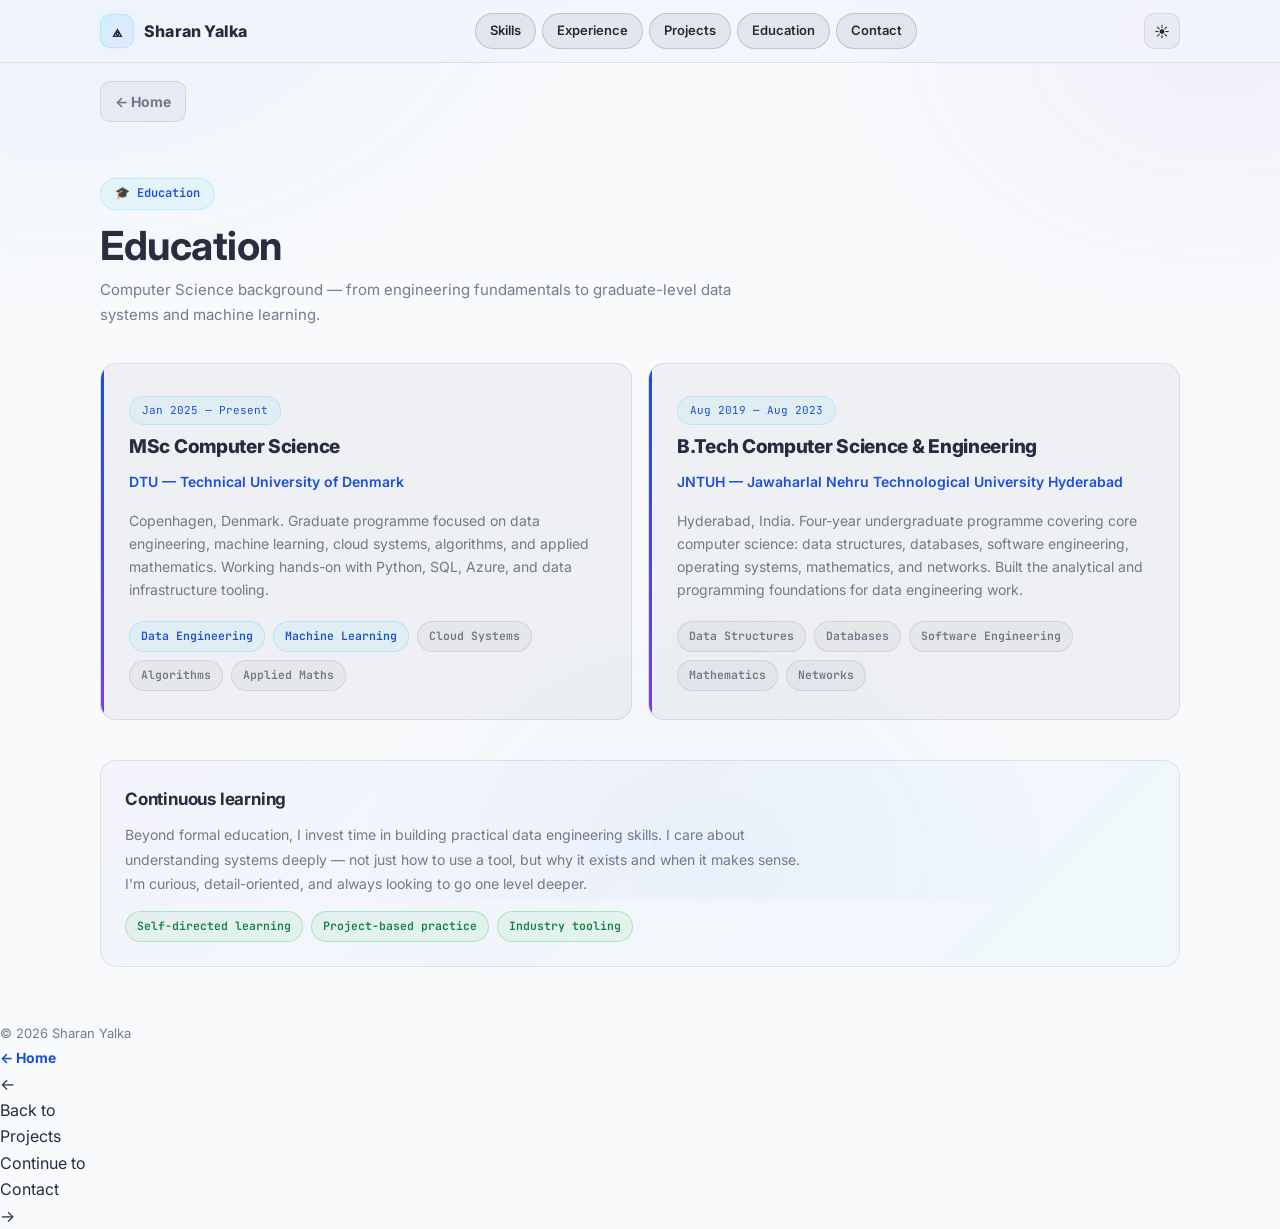
<file: education.html>
<!doctype html>
<html lang="en" data-theme="dark">
<head>
  <meta charset="utf-8"/>
  <meta name="viewport" content="width=device-width,initial-scale=1"/>
  <meta name="description" content="Sharan Yalka's education — MSc Computer Science at DTU and B.Tech from JNTUH."/>
  <title>Education — Sharan Yalka</title>
  <link rel="preconnect" href="https://fonts.googleapis.com">
  <link rel="preconnect" href="https://fonts.gstatic.com" crossorigin>
  <link href="https://fonts.googleapis.com/css2?family=Inter:wght@400;500;600;700;800&family=JetBrains+Mono:wght@400;600&display=swap" rel="stylesheet">
  <link rel="stylesheet" href="./styles.css"/>
  <script defer src="./script.js"></script>
</head>
<body>
<a class="skip-link" href="#main">Skip to content</a>

<header class="topbar">
  <div class="topbar-inner">
    <a class="brand" href="index.html">
      <span class="brand-mark" aria-hidden="true">⟁</span>
      Sharan Yalka
    </a>
    <nav class="topnav" id="topnav" aria-label="Main navigation">
      <a class="topnav-link" href="./skills.html">Skills</a>
      <a class="topnav-link" href="./experience.html">Experience</a>
      <a class="topnav-link" href="./projects.html">Projects</a>
      <a class="topnav-link" href="./education.html">Education</a>
      <a class="topnav-link" href="./contact.html">Contact</a>
    </nav>
    <div class="topbar-actions">
      <button class="nav-toggle" id="navToggle" aria-label="Open menu">☰</button>
      <button class="icon-btn" id="themeToggle" aria-label="Toggle theme">
        <span id="themeIcon">☾</span>
      </button>
    </div>
  </div>
</header>

<main id="main">
  <div class="back-row">
    <a class="back-btn" href="index.html">← Home</a>
  </div>

  <section class="section">
    <div class="container">

      <div class="section-head reveal">
        <span class="page-kicker">🎓 Education</span>
        <h1>Education</h1>
        <p>Computer Science background — from engineering fundamentals to graduate-level data systems and machine learning.</p>
      </div>

      <div class="grid-2 stagger" style="margin-bottom:40px;">

        <article class="edu-card">
          <div class="edu-period">Jan 2025 — Present</div>
          <p class="edu-degree">MSc Computer Science</p>
          <p class="edu-school">DTU — Technical University of Denmark</p>
          <p class="edu-desc" style="margin-top:10px;">
            Copenhagen, Denmark. Graduate programme focused on data engineering, machine learning,
            cloud systems, algorithms, and applied mathematics. Working hands-on with Python, SQL,
            Azure, and data infrastructure tooling.
          </p>
          <div class="chips" style="margin-top:14px;">
            <span class="chip accent">Data Engineering</span>
            <span class="chip accent">Machine Learning</span>
            <span class="chip">Cloud Systems</span>
            <span class="chip">Algorithms</span>
            <span class="chip">Applied Maths</span>
          </div>
        </article>

        <article class="edu-card">
          <div class="edu-period">Aug 2019 — Aug 2023</div>
          <p class="edu-degree">B.Tech Computer Science &amp; Engineering</p>
          <p class="edu-school">JNTUH — Jawaharlal Nehru Technological University Hyderabad</p>
          <p class="edu-desc" style="margin-top:10px;">
            Hyderabad, India. Four-year undergraduate programme covering core computer science:
            data structures, databases, software engineering, operating systems, mathematics,
            and networks. Built the analytical and programming foundations for data engineering work.
          </p>
          <div class="chips" style="margin-top:14px;">
            <span class="chip">Data Structures</span>
            <span class="chip">Databases</span>
            <span class="chip">Software Engineering</span>
            <span class="chip">Mathematics</span>
            <span class="chip">Networks</span>
          </div>
        </article>

      </div>

      <!-- Learning philosophy -->
      <div class="card reveal" style="background: linear-gradient(135deg, rgba(167,139,250,.05), rgba(53,208,255,.04));">
        <h3>Continuous learning</h3>
        <p class="muted" style="margin-top:10px; font-size:14px; line-height:1.75; max-width:76ch;">
          Beyond formal education, I invest time in building practical data engineering skills.
          I care about understanding systems deeply — not just how to use a tool, but why it exists
          and when it makes sense. I'm curious, detail-oriented, and always looking to go one level deeper.
        </p>
        <div class="chips" style="margin-top:14px;">
          <span class="chip green">Self-directed learning</span>
          <span class="chip green">Project-based practice</span>
          <span class="chip green">Industry tooling</span>
        </div>
      </div>

    </div>
  </section>
</main>

<footer class="footer">
  <div class="footer-inner">
    <p class="muted small">© <span id="year"></span> Sharan Yalka</p>
    <a class="link small" href="index.html">← Home</a>
  </div>
</footer>

<nav class="page-nav" aria-label="Page navigation">
  <div class="page-nav-inner">
    <a class="page-nav-btn prev" href="projects.html">
      <span class="nav-btn-arrow">←</span>
      <div>
        <p class="nav-btn-label">Back to</p>
        <p class="nav-btn-title">Projects</p>
      </div>
    </a>
    <a class="page-nav-btn next" href="contact.html">
      <div>
        <p class="nav-btn-label">Continue to</p>
        <p class="nav-btn-title">Contact</p>
      </div>
      <span class="nav-btn-arrow">→</span>
    </a>
  </div>
</nav>

</body>
</html>
</file>
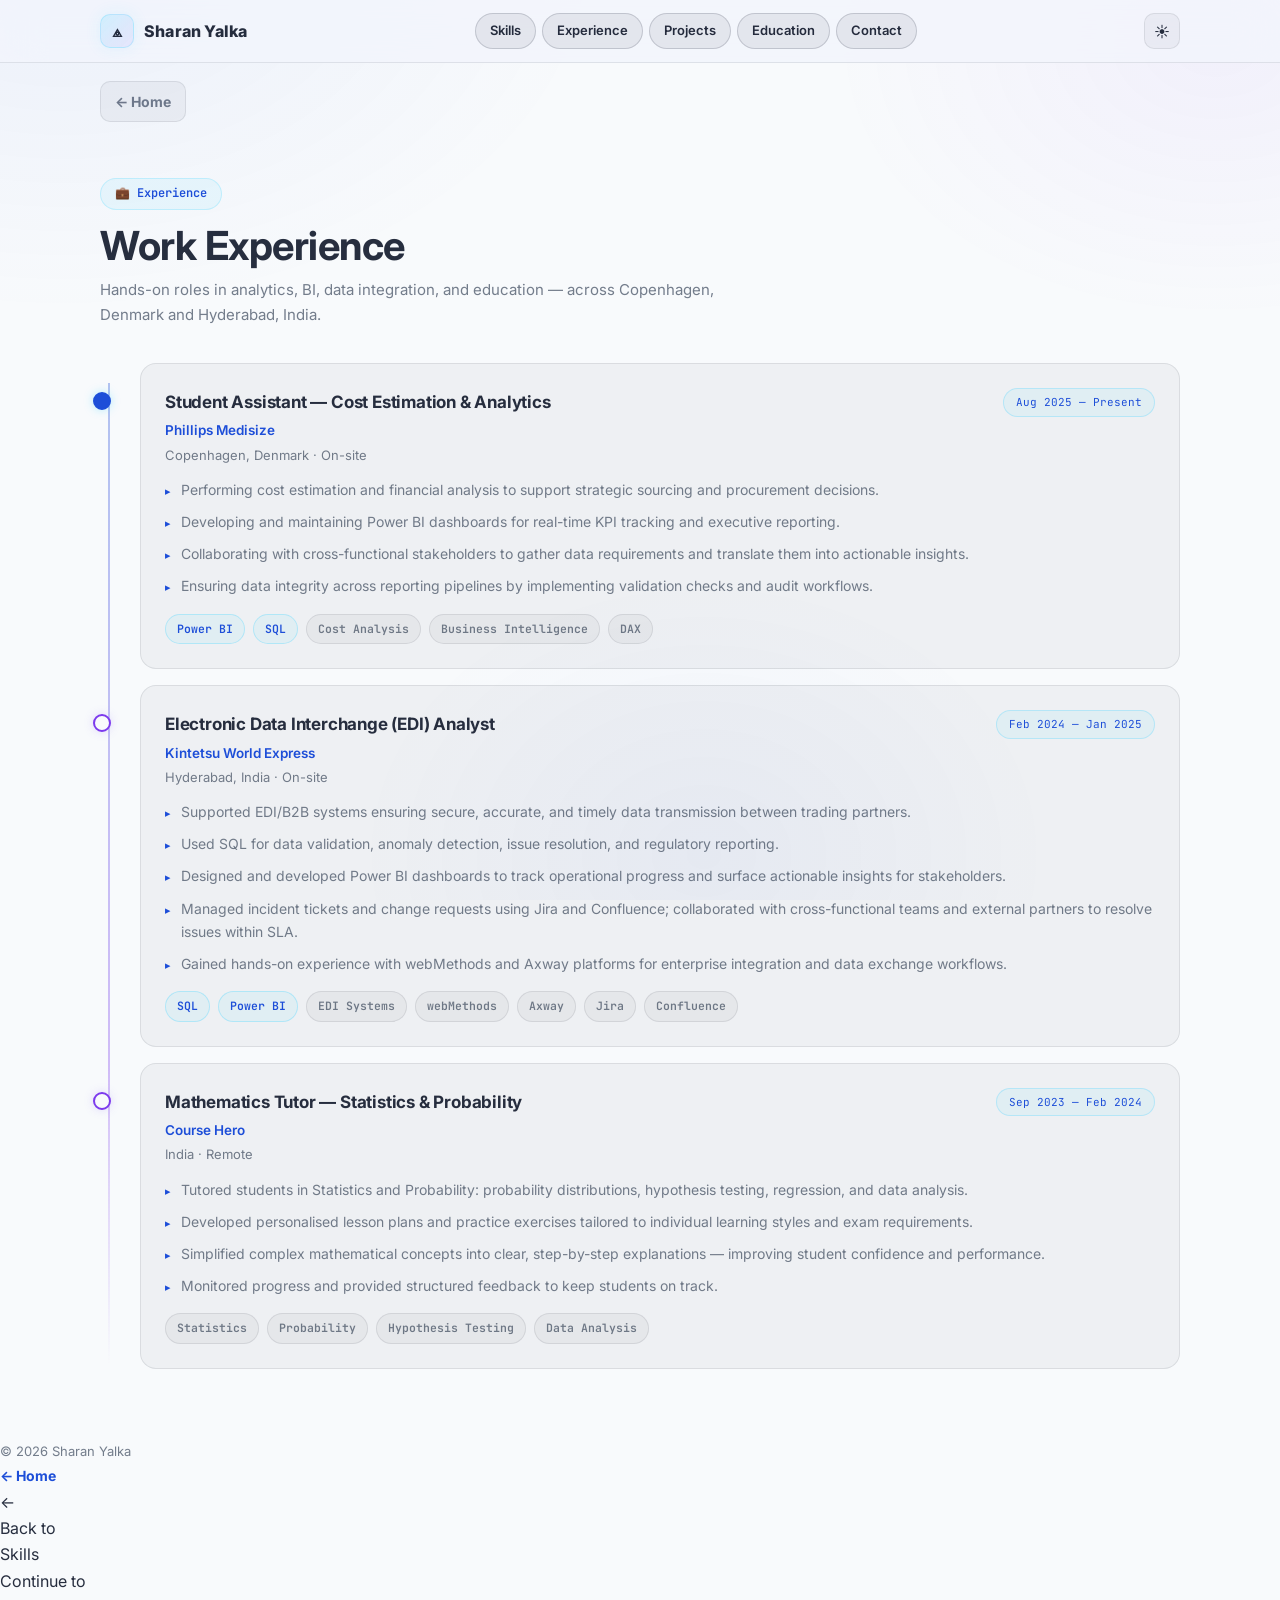
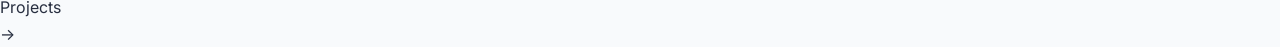
<file: experience.html>
<!doctype html>
<html lang="en" data-theme="dark">
<head>
  <meta charset="utf-8"/>
  <meta name="viewport" content="width=device-width,initial-scale=1"/>
  <meta name="description" content="Sharan Yalka's work experience — analytics, EDI systems, and BI across Copenhagen and India."/>
  <title>Experience — Sharan Yalka</title>
  <link rel="preconnect" href="https://fonts.googleapis.com">
  <link rel="preconnect" href="https://fonts.gstatic.com" crossorigin>
  <link href="https://fonts.googleapis.com/css2?family=Inter:wght@400;500;600;700;800&family=JetBrains+Mono:wght@400;600&display=swap" rel="stylesheet">
  <link rel="stylesheet" href="./styles.css"/>
  <script defer src="./script.js"></script>
</head>
<body>
<a class="skip-link" href="#main">Skip to content</a>

<header class="topbar">
  <div class="topbar-inner">
    <a class="brand" href="index.html">
      <span class="brand-mark" aria-hidden="true">⟁</span>
      Sharan Yalka
    </a>
    <nav class="topnav" id="topnav" aria-label="Main navigation">
      <a class="topnav-link" href="./skills.html">Skills</a>
      <a class="topnav-link" href="./experience.html">Experience</a>
      <a class="topnav-link" href="./projects.html">Projects</a>
      <a class="topnav-link" href="./education.html">Education</a>
      <a class="topnav-link" href="./contact.html">Contact</a>
    </nav>
    <div class="topbar-actions">
      <button class="nav-toggle" id="navToggle" aria-label="Open menu">☰</button>
      <button class="icon-btn" id="themeToggle" aria-label="Toggle theme">
        <span id="themeIcon">☾</span>
      </button>
    </div>
  </div>
</header>

<main id="main">
  <div class="back-row">
    <a class="back-btn" href="index.html">← Home</a>
  </div>

  <section class="section">
    <div class="container">

      <div class="section-head reveal">
        <span class="page-kicker">💼 Experience</span>
        <h1>Work Experience</h1>
        <p>Hands-on roles in analytics, BI, data integration, and education — across Copenhagen, Denmark and Hyderabad, India.</p>
      </div>

      <div class="timeline">

        <!-- Phillips Medisize -->
        <article class="tl-item reveal">
          <div class="tl-dot current" aria-hidden="true"></div>
          <div class="tl-top">
            <div>
              <p class="tl-title">Student Assistant — Cost Estimation & Analytics</p>
              <p class="tl-company">Phillips Medisize</p>
              <p class="tl-meta">Copenhagen, Denmark · On-site</p>
            </div>
            <span class="tl-date">Aug 2025 — Present</span>
          </div>
          <ul class="list">
            <li>Performing cost estimation and financial analysis to support strategic sourcing and procurement decisions.</li>
            <li>Developing and maintaining Power BI dashboards for real-time KPI tracking and executive reporting.</li>
            <li>Collaborating with cross-functional stakeholders to gather data requirements and translate them into actionable insights.</li>
            <li>Ensuring data integrity across reporting pipelines by implementing validation checks and audit workflows.</li>
          </ul>
          <div class="chips" style="margin-top:16px;">
            <span class="chip accent">Power BI</span>
            <span class="chip accent">SQL</span>
            <span class="chip">Cost Analysis</span>
            <span class="chip">Business Intelligence</span>
            <span class="chip">DAX</span>
          </div>
        </article>

        <!-- Kintetsu World Express -->
        <article class="tl-item reveal">
          <div class="tl-dot prev" aria-hidden="true"></div>
          <div class="tl-top">
            <div>
              <p class="tl-title">Electronic Data Interchange (EDI) Analyst</p>
              <p class="tl-company">Kintetsu World Express</p>
              <p class="tl-meta">Hyderabad, India · On-site</p>
            </div>
            <span class="tl-date">Feb 2024 — Jan 2025</span>
          </div>
          <ul class="list">
            <li>Supported EDI/B2B systems ensuring secure, accurate, and timely data transmission between trading partners.</li>
            <li>Used SQL for data validation, anomaly detection, issue resolution, and regulatory reporting.</li>
            <li>Designed and developed Power BI dashboards to track operational progress and surface actionable insights for stakeholders.</li>
            <li>Managed incident tickets and change requests using Jira and Confluence; collaborated with cross-functional teams and external partners to resolve issues within SLA.</li>
            <li>Gained hands-on experience with webMethods and Axway platforms for enterprise integration and data exchange workflows.</li>
          </ul>
          <div class="chips" style="margin-top:16px;">
            <span class="chip accent">SQL</span>
            <span class="chip accent">Power BI</span>
            <span class="chip">EDI Systems</span>
            <span class="chip">webMethods</span>
            <span class="chip">Axway</span>
            <span class="chip">Jira</span>
            <span class="chip">Confluence</span>
          </div>
        </article>

        <!-- Course Hero -->
        <article class="tl-item reveal">
          <div class="tl-dot prev" aria-hidden="true"></div>
          <div class="tl-top">
            <div>
              <p class="tl-title">Mathematics Tutor — Statistics & Probability</p>
              <p class="tl-company">Course Hero</p>
              <p class="tl-meta">India · Remote</p>
            </div>
            <span class="tl-date">Sep 2023 — Feb 2024</span>
          </div>
          <ul class="list">
            <li>Tutored students in Statistics and Probability: probability distributions, hypothesis testing, regression, and data analysis.</li>
            <li>Developed personalised lesson plans and practice exercises tailored to individual learning styles and exam requirements.</li>
            <li>Simplified complex mathematical concepts into clear, step-by-step explanations — improving student confidence and performance.</li>
            <li>Monitored progress and provided structured feedback to keep students on track.</li>
          </ul>
          <div class="chips" style="margin-top:16px;">
            <span class="chip">Statistics</span>
            <span class="chip">Probability</span>
            <span class="chip">Hypothesis Testing</span>
            <span class="chip">Data Analysis</span>
          </div>
        </article>

      </div>

    </div>
  </section>
</main>

<footer class="footer">
  <div class="footer-inner">
    <p class="muted small">© <span id="year"></span> Sharan Yalka</p>
    <a class="link small" href="index.html">← Home</a>
  </div>
</footer>

<nav class="page-nav" aria-label="Page navigation">
  <div class="page-nav-inner">
    <a class="page-nav-btn prev" href="skills.html">
      <span class="nav-btn-arrow">←</span>
      <div>
        <p class="nav-btn-label">Back to</p>
        <p class="nav-btn-title">Skills</p>
      </div>
    </a>
    <a class="page-nav-btn next" href="projects.html">
      <div>
        <p class="nav-btn-label">Continue to</p>
        <p class="nav-btn-title">Projects</p>
      </div>
      <span class="nav-btn-arrow">→</span>
    </a>
  </div>
</nav>

</body>
</html>
</file>
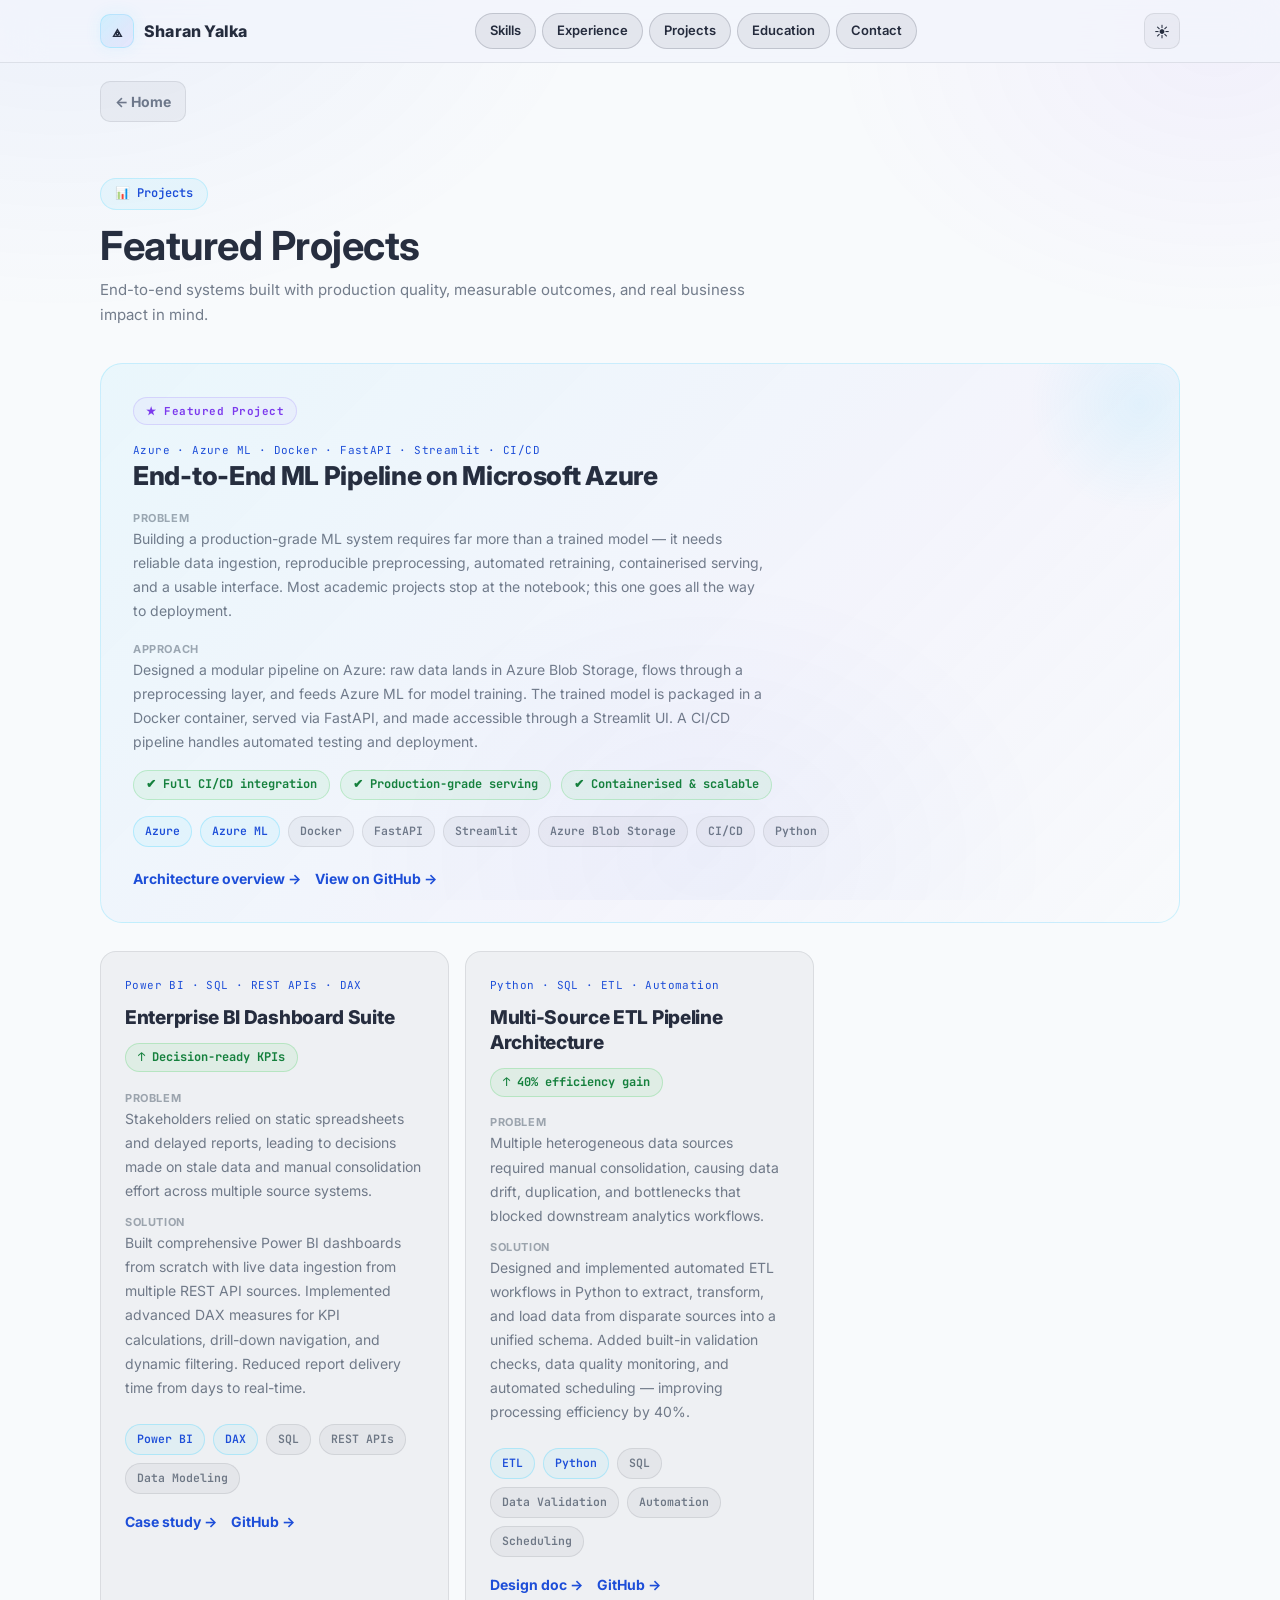
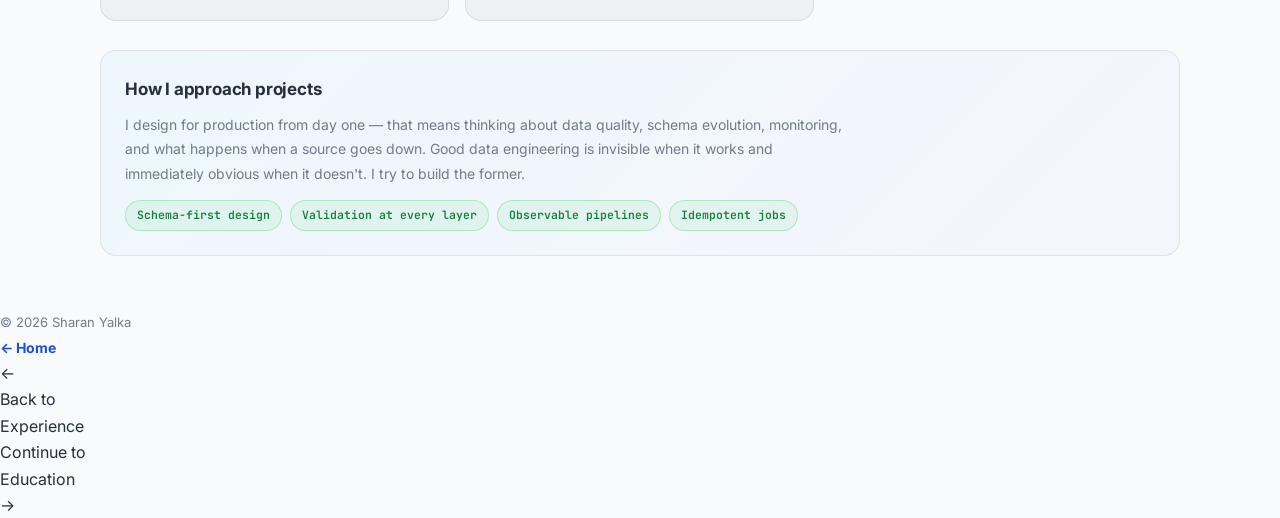
<file: projects.html>
<!doctype html>
<html lang="en" data-theme="dark">
<head>
  <meta charset="utf-8"/>
  <meta name="viewport" content="width=device-width,initial-scale=1"/>
  <meta name="description" content="Sharan Yalka's featured projects — ML pipeline on Azure, Power BI dashboards, and ETL architecture."/>
  <title>Projects — Sharan Yalka</title>
  <link rel="preconnect" href="https://fonts.googleapis.com">
  <link rel="preconnect" href="https://fonts.gstatic.com" crossorigin>
  <link href="https://fonts.googleapis.com/css2?family=Inter:wght@400;500;600;700;800&family=JetBrains+Mono:wght@400;600&display=swap" rel="stylesheet">
  <link rel="stylesheet" href="./styles.css"/>
  <script defer src="./script.js"></script>
</head>
<body>
<a class="skip-link" href="#main">Skip to content</a>

<header class="topbar">
  <div class="topbar-inner">
    <a class="brand" href="index.html">
      <span class="brand-mark" aria-hidden="true">⟁</span>
      Sharan Yalka
    </a>
    <nav class="topnav" id="topnav" aria-label="Main navigation">
      <a class="topnav-link" href="./skills.html">Skills</a>
      <a class="topnav-link" href="./experience.html">Experience</a>
      <a class="topnav-link" href="./projects.html">Projects</a>
      <a class="topnav-link" href="./education.html">Education</a>
      <a class="topnav-link" href="./contact.html">Contact</a>
    </nav>
    <div class="topbar-actions">
      <button class="nav-toggle" id="navToggle" aria-label="Open menu">☰</button>
      <button class="icon-btn" id="themeToggle" aria-label="Toggle theme">
        <span id="themeIcon">☾</span>
      </button>
    </div>
  </div>
</header>

<main id="main">
  <div class="back-row">
    <a class="back-btn" href="index.html">← Home</a>
  </div>

  <section class="section">
    <div class="container">

      <div class="section-head reveal">
        <span class="page-kicker">📊 Projects</span>
        <h1>Featured Projects</h1>
        <p>End-to-end systems built with production quality, measurable outcomes, and real business impact in mind.</p>
      </div>

      <!-- Featured Project -->
      <article class="project-featured reveal" aria-label="Featured project">
        <div class="featured-badge">★ Featured Project</div>
        <p class="project-tag">Azure · Azure ML · Docker · FastAPI · Streamlit · CI/CD</p>
        <h2 class="project-title">End-to-End ML Pipeline on Microsoft Azure</h2>

        <div style="display:grid; gap:16px; margin:16px 0;">
          <div>
            <p class="project-label">Problem</p>
            <p class="project-desc">
              Building a production-grade ML system requires far more than a trained model — it needs reliable data ingestion,
              reproducible preprocessing, automated retraining, containerised serving, and a usable interface. Most academic
              projects stop at the notebook; this one goes all the way to deployment.
            </p>
          </div>
          <div>
            <p class="project-label">Approach</p>
            <p class="project-desc">
              Designed a modular pipeline on Azure: raw data lands in Azure Blob Storage, flows through a preprocessing layer,
              and feeds Azure ML for model training. The trained model is packaged in a Docker container, served via
              FastAPI, and made accessible through a Streamlit UI. A CI/CD pipeline handles automated testing and deployment.
            </p>
          </div>
        </div>

        <div class="project-impact">
          <span class="metric">✔ Full CI/CD integration</span>
          <span class="metric">✔ Production-grade serving</span>
          <span class="metric">✔ Containerised &amp; scalable</span>
        </div>

        <div class="chips" style="margin-top:16px;">
          <span class="chip accent">Azure</span>
          <span class="chip accent">Azure ML</span>
          <span class="chip">Docker</span>
          <span class="chip">FastAPI</span>
          <span class="chip">Streamlit</span>
          <span class="chip">Azure Blob Storage</span>
          <span class="chip">CI/CD</span>
          <span class="chip">Python</span>
        </div>

        <div class="project-links" style="margin-top:20px;">
          <a class="link" href="#" target="_blank" rel="noreferrer">Architecture overview →</a>
          <a class="link" href="#" target="_blank" rel="noreferrer">View on GitHub →</a>
        </div>
      </article>

      <!-- Project grid -->
      <div class="grid-auto stagger">

        <article class="project-card">
          <p class="project-tag">Power BI · SQL · REST APIs · DAX</p>
          <h3 class="project-title">Enterprise BI Dashboard Suite</h3>
          <span class="metric">↑ Decision-ready KPIs</span>

          <div style="display:grid; gap:10px; margin-top:4px;">
            <div>
              <p class="project-label">Problem</p>
              <p class="project-desc">
                Stakeholders relied on static spreadsheets and delayed reports, leading to decisions made on stale data
                and manual consolidation effort across multiple source systems.
              </p>
            </div>
            <div>
              <p class="project-label">Solution</p>
              <p class="project-desc">
                Built comprehensive Power BI dashboards from scratch with live data ingestion from multiple REST API
                sources. Implemented advanced DAX measures for KPI calculations, drill-down navigation, and dynamic
                filtering. Reduced report delivery time from days to real-time.
              </p>
            </div>
          </div>

          <div class="chips">
            <span class="chip accent">Power BI</span>
            <span class="chip accent">DAX</span>
            <span class="chip">SQL</span>
            <span class="chip">REST APIs</span>
            <span class="chip">Data Modeling</span>
          </div>

          <div class="project-links">
            <a class="link" href="#" target="_blank" rel="noreferrer">Case study →</a>
            <a class="link" href="#" target="_blank" rel="noreferrer">GitHub →</a>
          </div>
        </article>

        <article class="project-card">
          <p class="project-tag">Python · SQL · ETL · Automation</p>
          <h3 class="project-title">Multi-Source ETL Pipeline Architecture</h3>
          <span class="metric">↑ 40% efficiency gain</span>

          <div style="display:grid; gap:10px; margin-top:4px;">
            <div>
              <p class="project-label">Problem</p>
              <p class="project-desc">
                Multiple heterogeneous data sources required manual consolidation, causing data drift, duplication,
                and bottlenecks that blocked downstream analytics workflows.
              </p>
            </div>
            <div>
              <p class="project-label">Solution</p>
              <p class="project-desc">
                Designed and implemented automated ETL workflows in Python to extract, transform, and load data
                from disparate sources into a unified schema. Added built-in validation checks, data quality
                monitoring, and automated scheduling — improving processing efficiency by 40%.
              </p>
            </div>
          </div>

          <div class="chips">
            <span class="chip accent">ETL</span>
            <span class="chip accent">Python</span>
            <span class="chip">SQL</span>
            <span class="chip">Data Validation</span>
            <span class="chip">Automation</span>
            <span class="chip">Scheduling</span>
          </div>

          <div class="project-links">
            <a class="link" href="#" target="_blank" rel="noreferrer">Design doc →</a>
            <a class="link" href="#" target="_blank" rel="noreferrer">GitHub →</a>
          </div>
        </article>

      </div>

      <!-- About my work -->
      <div class="card reveal" style="margin-top:28px; background: linear-gradient(135deg, rgba(53,208,255,.05), rgba(167,139,250,.04));">
        <h3>How I approach projects</h3>
        <p class="muted" style="margin-top:10px; font-size:14px; line-height:1.75; max-width:80ch;">
          I design for production from day one — that means thinking about data quality, schema evolution,
          monitoring, and what happens when a source goes down. Good data engineering is invisible when it
          works and immediately obvious when it doesn't. I try to build the former.
        </p>
        <div class="chips" style="margin-top:14px;">
          <span class="chip green">Schema-first design</span>
          <span class="chip green">Validation at every layer</span>
          <span class="chip green">Observable pipelines</span>
          <span class="chip green">Idempotent jobs</span>
        </div>
      </div>

    </div>
  </section>
</main>

<footer class="footer">
  <div class="footer-inner">
    <p class="muted small">© <span id="year"></span> Sharan Yalka</p>
    <a class="link small" href="index.html">← Home</a>
  </div>
</footer>

<nav class="page-nav" aria-label="Page navigation">
  <div class="page-nav-inner">
    <a class="page-nav-btn prev" href="experience.html">
      <span class="nav-btn-arrow">←</span>
      <div>
        <p class="nav-btn-label">Back to</p>
        <p class="nav-btn-title">Experience</p>
      </div>
    </a>
    <a class="page-nav-btn next" href="education.html">
      <div>
        <p class="nav-btn-label">Continue to</p>
        <p class="nav-btn-title">Education</p>
      </div>
      <span class="nav-btn-arrow">→</span>
    </a>
  </div>
</nav>

</body>
</html>
</file>
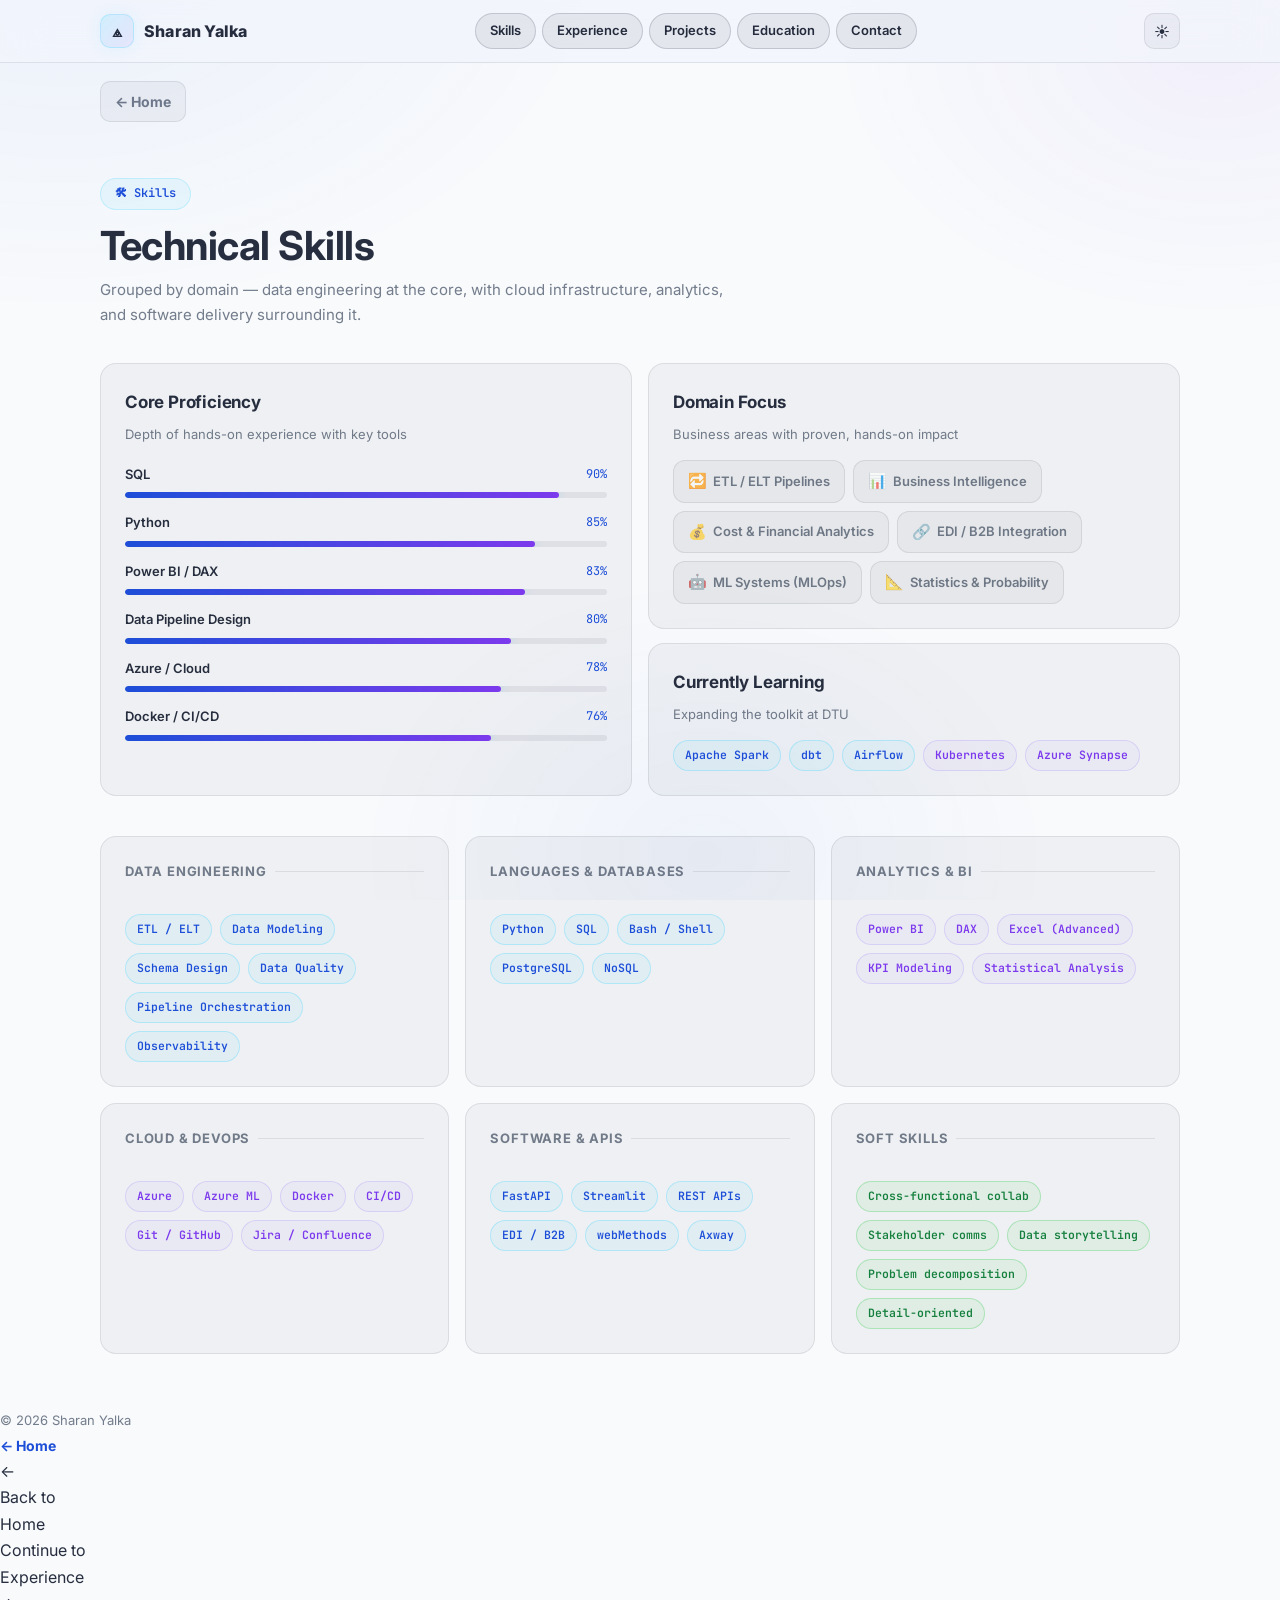
<file: skills.html>
<!doctype html>
<html lang="en" data-theme="dark">
<head>
  <meta charset="utf-8"/>
  <meta name="viewport" content="width=device-width,initial-scale=1"/>
  <meta name="description" content="Sharan Yalka's technical skills — Python, SQL, Power BI, Azure, ETL/ELT, and more."/>
  <title>Skills — Sharan Yalka</title>
  <link rel="preconnect" href="https://fonts.googleapis.com">
  <link rel="preconnect" href="https://fonts.gstatic.com" crossorigin>
  <link href="https://fonts.googleapis.com/css2?family=Inter:wght@400;500;600;700;800&family=JetBrains+Mono:wght@400;600&display=swap" rel="stylesheet">
  <link rel="stylesheet" href="./styles.css"/>
  <script defer src="./script.js"></script>
</head>
<body>
<a class="skip-link" href="#main">Skip to content</a>

<header class="topbar">
  <div class="topbar-inner">
    <a class="brand" href="index.html">
      <span class="brand-mark" aria-hidden="true">⟁</span>
      Sharan Yalka
    </a>
    <nav class="topnav" id="topnav" aria-label="Main navigation">
      <a class="topnav-link" href="./skills.html">Skills</a>
      <a class="topnav-link" href="./experience.html">Experience</a>
      <a class="topnav-link" href="./projects.html">Projects</a>
      <a class="topnav-link" href="./education.html">Education</a>
      <a class="topnav-link" href="./contact.html">Contact</a>
    </nav>
    <div class="topbar-actions">
      <button class="nav-toggle" id="navToggle" aria-label="Open menu">☰</button>
      <button class="icon-btn" id="themeToggle" aria-label="Toggle theme">
        <span id="themeIcon">☾</span>
      </button>
    </div>
  </div>
</header>

<main id="main">
  <div class="back-row">
    <a class="back-btn" href="index.html">← Home</a>
  </div>

  <section class="section">
    <div class="container">

      <div class="section-head reveal">
        <span class="page-kicker">🛠 Skills</span>
        <h1>Technical Skills</h1>
        <p>Grouped by domain — data engineering at the core, with cloud infrastructure, analytics, and software delivery surrounding it.</p>
      </div>

      <!-- Core proficiency bars -->
      <div class="grid-2" style="margin-bottom:40px;">

        <div class="card reveal">
          <h3>Core Proficiency</h3>
          <p class="muted small" style="margin-bottom:18px;">Depth of hands-on experience with key tools</p>
          <div class="skill-group">
            <div class="skill-bar-wrap">
              <div class="skill-bar-header">
                <span class="skill-bar-name">SQL</span>
                <span class="skill-pct">90%</span>
              </div>
              <div class="skill-bar"><div class="skill-bar-fill" data-pct="90"></div></div>
            </div>
            <div class="skill-bar-wrap">
              <div class="skill-bar-header">
                <span class="skill-bar-name">Python</span>
                <span class="skill-pct">85%</span>
              </div>
              <div class="skill-bar"><div class="skill-bar-fill" data-pct="85"></div></div>
            </div>
            <div class="skill-bar-wrap">
              <div class="skill-bar-header">
                <span class="skill-bar-name">Power BI / DAX</span>
                <span class="skill-pct">83%</span>
              </div>
              <div class="skill-bar"><div class="skill-bar-fill" data-pct="83"></div></div>
            </div>
            <div class="skill-bar-wrap">
              <div class="skill-bar-header">
                <span class="skill-bar-name">Data Pipeline Design</span>
                <span class="skill-pct">80%</span>
              </div>
              <div class="skill-bar"><div class="skill-bar-fill" data-pct="80"></div></div>
            </div>
            <div class="skill-bar-wrap">
              <div class="skill-bar-header">
                <span class="skill-bar-name">Azure / Cloud</span>
                <span class="skill-pct">78%</span>
              </div>
              <div class="skill-bar"><div class="skill-bar-fill" data-pct="78"></div></div>
            </div>
            <div class="skill-bar-wrap">
              <div class="skill-bar-header">
                <span class="skill-bar-name">Docker / CI/CD</span>
                <span class="skill-pct">76%</span>
              </div>
              <div class="skill-bar"><div class="skill-bar-fill" data-pct="76"></div></div>
            </div>
          </div>
        </div>

        <div style="display:grid; gap:14px; align-content:start;">
          <div class="card reveal">
            <h3>Domain Focus</h3>
            <p class="muted small" style="margin-bottom:14px;">Business areas with proven, hands-on impact</p>
            <div class="skill-pills">
              <span class="skill-pill"><span class="skill-pill-icon">🔁</span> ETL / ELT Pipelines</span>
              <span class="skill-pill"><span class="skill-pill-icon">📊</span> Business Intelligence</span>
              <span class="skill-pill"><span class="skill-pill-icon">💰</span> Cost & Financial Analytics</span>
              <span class="skill-pill"><span class="skill-pill-icon">🔗</span> EDI / B2B Integration</span>
              <span class="skill-pill"><span class="skill-pill-icon">🤖</span> ML Systems (MLOps)</span>
              <span class="skill-pill"><span class="skill-pill-icon">📐</span> Statistics & Probability</span>
            </div>
          </div>

          <div class="card reveal">
            <h3>Currently Learning</h3>
            <p class="muted small" style="margin-bottom:14px;">Expanding the toolkit at DTU</p>
            <div class="chips">
              <span class="chip accent">Apache Spark</span>
              <span class="chip accent">dbt</span>
              <span class="chip accent">Airflow</span>
              <span class="chip purple">Kubernetes</span>
              <span class="chip purple">Azure Synapse</span>
            </div>
          </div>
        </div>

      </div>

      <!-- Skill category cards -->
      <div class="grid-3 stagger">

        <article class="card">
          <div class="skill-category">
            <p class="skill-category-title">Data Engineering</p>
          </div>
          <div class="chips">
            <span class="chip accent">ETL / ELT</span>
            <span class="chip accent">Data Modeling</span>
            <span class="chip accent">Schema Design</span>
            <span class="chip accent">Data Quality</span>
            <span class="chip accent">Pipeline Orchestration</span>
            <span class="chip accent">Observability</span>
          </div>
        </article>

        <article class="card">
          <div class="skill-category">
            <p class="skill-category-title">Languages & Databases</p>
          </div>
          <div class="chips">
            <span class="chip accent">Python</span>
            <span class="chip accent">SQL</span>
            <span class="chip accent">Bash / Shell</span>
            <span class="chip accent">PostgreSQL</span>
            <span class="chip accent">NoSQL</span>
          </div>
        </article>

        <article class="card">
          <div class="skill-category">
            <p class="skill-category-title">Analytics & BI</p>
          </div>
          <div class="chips">
            <span class="chip purple">Power BI</span>
            <span class="chip purple">DAX</span>
            <span class="chip purple">Excel (Advanced)</span>
            <span class="chip purple">KPI Modeling</span>
            <span class="chip purple">Statistical Analysis</span>
          </div>
        </article>

        <article class="card">
          <div class="skill-category">
            <p class="skill-category-title">Cloud & DevOps</p>
          </div>
          <div class="chips">
            <span class="chip purple">Azure</span>
            <span class="chip purple">Azure ML</span>
            <span class="chip purple">Docker</span>
            <span class="chip purple">CI/CD</span>
            <span class="chip purple">Git / GitHub</span>
            <span class="chip purple">Jira / Confluence</span>
          </div>
        </article>

        <article class="card">
          <div class="skill-category">
            <p class="skill-category-title">Software & APIs</p>
          </div>
          <div class="chips">
            <span class="chip accent">FastAPI</span>
            <span class="chip accent">Streamlit</span>
            <span class="chip accent">REST APIs</span>
            <span class="chip accent">EDI / B2B</span>
            <span class="chip accent">webMethods</span>
            <span class="chip accent">Axway</span>
          </div>
        </article>

        <article class="card">
          <div class="skill-category">
            <p class="skill-category-title">Soft Skills</p>
          </div>
          <div class="chips">
            <span class="chip green">Cross-functional collab</span>
            <span class="chip green">Stakeholder comms</span>
            <span class="chip green">Data storytelling</span>
            <span class="chip green">Problem decomposition</span>
            <span class="chip green">Detail-oriented</span>
          </div>
        </article>

      </div>

    </div>
  </section>
</main>

<footer class="footer">
  <div class="footer-inner">
    <p class="muted small">© <span id="year"></span> Sharan Yalka</p>
    <a class="link small" href="index.html">← Home</a>
  </div>
</footer>

<nav class="page-nav" aria-label="Page navigation">
  <div class="page-nav-inner">
    <a class="page-nav-btn prev" href="index.html">
      <span class="nav-btn-arrow">←</span>
      <div>
        <p class="nav-btn-label">Back to</p>
        <p class="nav-btn-title">Home</p>
      </div>
    </a>
    <a class="page-nav-btn next" href="experience.html">
      <div>
        <p class="nav-btn-label">Continue to</p>
        <p class="nav-btn-title">Experience</p>
      </div>
      <span class="nav-btn-arrow">→</span>
    </a>
  </div>
</nav>

</body>
</html>
</file>
<file: styles.css>
/* ══════════════════════════════════════════════
   DESIGN TOKENS
══════════════════════════════════════════════ */
:root {
  --font-sans: "Inter", system-ui, -apple-system, sans-serif;
  --font-mono: "JetBrains Mono", ui-monospace, monospace;

  --bg:        #080c18;
  --bg2:       #050810;
  --bg3:       #0d1220;
  --surface:   rgba(255,255,255,0.05);
  --surface2:  rgba(255,255,255,0.09);
  --surface3:  rgba(255,255,255,0.13);
  --border:    rgba(255,255,255,0.10);
  --border2:   rgba(255,255,255,0.18);
  --text:      rgba(255,255,255,0.92);
  --muted:     rgba(255,255,255,0.55);
  --muted2:    rgba(255,255,255,0.33);

  --accent:    #35d0ff;
  --accent2:   #a78bfa;
  --accent3:   #34d399;
  --green:     #27c93f;
  --orange:    #fb923c;

  --grad-accent: linear-gradient(135deg, #35d0ff, #a78bfa);

  --shadow:      0 24px 64px rgba(0,0,0,0.70);
  --shadow-sm:   0 4px 20px rgba(0,0,0,0.40);
  --glow-blue:   0 0 48px rgba(53,208,255,0.18);
  --glow-purple: 0 0 48px rgba(167,139,250,0.18);

  --r:    16px;
  --r-sm: 10px;
  --r-lg: 22px;
  --container: 1080px;

  --ease-out: cubic-bezier(.16,1,.3,1);
  --spring:   cubic-bezier(.34,1.56,.64,1);
}

html[data-theme="light"] {
  --bg:        #f8fafc;
  --bg2:       #ffffff;
  --bg3:       #f1f5f9;
  --surface:   rgba(15,23,42,0.04);
  --surface2:  rgba(15,23,42,0.07);
  --surface3:  rgba(15,23,42,0.11);
  --border:    rgba(15,23,42,0.09);
  --border2:   rgba(15,23,42,0.16);
  --text:      rgba(15,23,42,0.90);
  --muted:     rgba(51,65,85,0.68);
  --muted2:    rgba(51,65,85,0.44);
  --accent:    #1d4ed8;
  --accent2:   #7c3aed;
  --accent3:   #047857;
  --green:     #15803d;
  --orange:    #c2410c;
  --grad-accent: linear-gradient(135deg, #1d4ed8, #7c3aed);
  --shadow:    0 16px 48px rgba(15,23,42,0.10);
  --shadow-sm: 0 4px 14px rgba(15,23,42,0.07);
  --glow-blue:   0 0 32px rgba(29,78,216,0.12);
  --glow-purple: 0 0 32px rgba(124,58,237,0.10);
}

/* ══════════════════════════════════════════════
   RESET + BASE
══════════════════════════════════════════════ */
*, *::before, *::after { box-sizing: border-box; margin: 0; padding: 0; }
html { scroll-behavior: smooth; }
body {
  font-family: var(--font-sans);
  color: var(--text);
  background: var(--bg);
  min-height: 100vh;
  line-height: 1.65;
  padding-bottom: 0;
  -webkit-font-smoothing: antialiased;
  overflow-x: hidden;
}
a { color: inherit; text-decoration: none; }
button { cursor: pointer; font-family: inherit; }

body::before {
  content: '';
  position: fixed;
  inset: 0;
  background:
    radial-gradient(900px 600px at 5% -5%,  rgba(53,208,255,.11), transparent 60%),
    radial-gradient(700px 500px at 95% 5%,  rgba(167,139,250,.10), transparent 55%),
    radial-gradient(500px 400px at 55% 95%, rgba(53,208,255,.05), transparent 70%);
  pointer-events: none;
  z-index: 0;
}

/* ══════════════════════════════════════════════
   LOADING SCREEN
══════════════════════════════════════════════ */
#loader {
  position: fixed;
  inset: 0;
  z-index: 9999;
  background: #050810;
  display: flex;
  flex-direction: column;
  align-items: center;
  justify-content: center;
  gap: 28px;
  transition: opacity .6s var(--ease-out), visibility .6s;
}
#loader.hidden { opacity: 0; visibility: hidden; pointer-events: none; }

.loader-brand {
  font-family: var(--font-mono);
  font-size: 13px;
  font-weight: 600;
  color: var(--accent);
  letter-spacing: 4px;
  text-transform: uppercase;
  animation: ld-fade 1.4s ease infinite alternate;
}
.loader-pipeline { display: flex; align-items: center; }
.loader-node {
  width: 12px; height: 12px;
  border-radius: 50%;
  background: var(--accent);
  animation: ld-pulse 1.4s ease infinite;
}
.loader-node:nth-child(3)  { animation-delay: .28s; background: var(--accent2); }
.loader-node:nth-child(5)  { animation-delay: .56s; }
.loader-node:nth-child(7)  { animation-delay: .84s; background: var(--accent2); }
.loader-node:nth-child(9)  { animation-delay: 1.12s; }
.loader-edge {
  width: 38px; height: 2px;
  background: linear-gradient(90deg, rgba(53,208,255,.25), rgba(167,139,250,.25));
  position: relative; overflow: hidden;
}
.loader-edge::after {
  content: '';
  position: absolute; top: 0; left: -60%; width: 60%; height: 100%;
  background: linear-gradient(90deg, transparent, rgba(255,255,255,.75), transparent);
  animation: ld-flow 1.4s linear infinite;
}
.loader-status {
  font-family: var(--font-mono);
  font-size: 11px;
  color: var(--muted2);
  letter-spacing: 1px;
  animation: ld-blink .9s step-end infinite;
}
@keyframes ld-pulse { 0%,100%{transform:scale(1);opacity:.55} 50%{transform:scale(1.55);opacity:1} }
@keyframes ld-flow  { from{left:-60%} to{left:160%} }
@keyframes ld-fade  { from{opacity:.5} to{opacity:1} }
@keyframes ld-blink { 0%,100%{opacity:1} 50%{opacity:0} }

/* ══════════════════════════════════════════════
   SKIP LINK
══════════════════════════════════════════════ */
.skip-link {
  position: absolute; left: -999px; top: 8px;
  background: var(--bg2); border: 1px solid var(--border);
  border-radius: 10px; padding: 10px 14px; z-index: 9999; font-weight: 700;
}
.skip-link:focus { left: 10px; }

/* ══════════════════════════════════════════════
   TOPBAR
══════════════════════════════════════════════ */
.topbar {
  position: sticky; top: 0; z-index: 40;
  backdrop-filter: blur(20px) saturate(180%);
  -webkit-backdrop-filter: blur(20px) saturate(180%);
  background: rgba(8,12,24,.68);
  border-bottom: 1px solid var(--border);
}
html[data-theme="light"] .topbar { background: rgba(242,245,252,.85); }

.topbar-inner {
  width: min(var(--container), calc(100% - 40px));
  margin: 0 auto;
  display: flex; align-items: center; justify-content: space-between; gap: 16px;
  padding: 13px 0;
}
.brand {
  display: inline-flex; align-items: center; gap: 10px;
  font-weight: 800; letter-spacing: .2px; flex-shrink: 0;
}
.brand-mark {
  width: 34px; height: 34px; border-radius: 10px;
  display: grid; place-items: center; font-size: 17px;
  background: linear-gradient(135deg, rgba(53,208,255,.18), rgba(167,139,250,.15));
  border: 1px solid rgba(53,208,255,.22);
  box-shadow: 0 0 16px rgba(53,208,255,.10);
  transition: transform .25s var(--spring);
}
.brand:hover .brand-mark { transform: rotate(-8deg) scale(1.08); }

.topnav { display: flex; align-items: center; gap: 6px; }
.topnav-link {
  font-size: 13px; font-weight: 600; color: var(--text);
  padding: 6px 14px; border-radius: 999px;
  border: 1px solid var(--border2);
  background: var(--surface2);
  transition: color .15s, background .15s, border-color .15s;
  white-space: nowrap;
}
.topnav-link:hover { background: var(--surface3); border-color: var(--accent); color: var(--accent); }
.topnav-link.active { color: var(--accent); background: rgba(53,208,255,.12); border-color: rgba(53,208,255,.35); }

.topbar-actions { display: flex; align-items: center; gap: 8px; flex-shrink: 0; }
.icon-btn {
  width: 36px; height: 36px; border-radius: 10px;
  background: var(--surface); border: 1px solid var(--border); color: var(--text);
  font-size: 15px; display: grid; place-items: center;
  transition: background .15s, border-color .15s;
}
.icon-btn:hover { background: var(--surface2); border-color: var(--border2); }
.nav-toggle {
  display: none; width: 36px; height: 36px; border-radius: 10px;
  background: var(--surface); border: 1px solid var(--border); color: var(--text);
  font-size: 18px; place-items: center;
}

/* ══════════════════════════════════════════════
   BACK BUTTON
══════════════════════════════════════════════ */
.back-row {
  width: min(var(--container), calc(100% - 40px));
  margin: 0 auto; padding: 18px 0 0;
}
.back-btn {
  display: inline-flex; align-items: center; gap: 8px;
  color: var(--muted); font-weight: 700; font-size: 14px;
  border: 1px solid var(--border); border-radius: 10px;
  padding: 8px 14px; background: var(--surface);
  transition: all .15s;
}
.back-btn:hover { background: var(--surface2); color: var(--text); border-color: var(--border2); }

/* ══════════════════════════════════════════════
   CONTAINER + SECTION
══════════════════════════════════════════════ */
.container { width: min(var(--container), calc(100% - 40px)); margin: 0 auto; position: relative; z-index: 1; }
.section { padding: 56px 0; }
.section-head { margin-bottom: 36px; position: relative; }
.section-head h1, .section-head h2 { font-size: clamp(26px,3.5vw,40px); letter-spacing: -.5px; line-height: 1.1; }
.section-head p { color: var(--muted); margin-top: 10px; max-width: 72ch; font-size: 15px; }

.page-kicker {
  display: inline-flex; align-items: center; gap: 8px;
  font-family: var(--font-mono); font-size: 12px; font-weight: 600;
  color: var(--accent); margin-bottom: 14px;
  border: 1px solid rgba(53,208,255,.22); border-radius: 999px;
  padding: 5px 14px; background: rgba(53,208,255,.07);
}

/* ══════════════════════════════════════════════
   HERO
══════════════════════════════════════════════ */
.hero {
  position: relative;
  padding: 72px 0 60px;
  overflow: hidden;
  min-height: 88vh;
  display: flex;
  align-items: center;
}
#heroCanvas {
  position: absolute; inset: 0;
  width: 100%; height: 100%;
  opacity: .55; pointer-events: none;
}
.hero-grid {
  display: grid;
  grid-template-columns: 1fr;
  gap: 44px;
  align-items: center;
}
.hero-left { display: flex; flex-direction: column; }

.status-pill {
  display: inline-flex; align-items: center; gap: 8px;
  font-size: 12px; font-weight: 600; color: var(--green);
  border: 1px solid rgba(39,201,63,.25); border-radius: 999px;
  padding: 6px 14px; background: rgba(39,201,63,.07);
  margin-bottom: 22px; width: fit-content;
}
.status-dot {
  width: 8px; height: 8px; border-radius: 50%;
  background: var(--green);
  animation: status-pulse 2.2s ease infinite;
  box-shadow: 0 0 6px rgba(39,201,63,.55);
}
@keyframes status-pulse { 0%,100%{transform:scale(1);opacity:1} 50%{transform:scale(1.35);opacity:.65} }

.kicker { color: var(--muted); font-weight: 700; margin-bottom: 10px; font-size: 13px; letter-spacing: .6px; }
.hero-title {
  font-size: clamp(32px,5vw,62px);
  line-height: 1.06; letter-spacing: -.9px;
  margin-bottom: 18px; font-weight: 800;
}
.hero-sub {
  color: var(--muted); max-width: 58ch;
  margin-bottom: 28px;
  font-size: clamp(15px,1.6vw,17px); line-height: 1.72;
}
.accent-word {
  background: linear-gradient(90deg, var(--accent), var(--accent2));
  -webkit-background-clip: text; -webkit-text-fill-color: transparent; background-clip: text;
}

.hero-cta { display: flex; flex-wrap: wrap; gap: 12px; margin-bottom: 30px; }
.btn-primary {
  display: inline-flex; align-items: center; gap: 8px;
  padding: 12px 22px; border-radius: 12px;
  font-weight: 700; font-size: 14px;
  background: var(--grad-accent); color: #fff; border: none;
  transition: all .25s var(--ease-out);
  box-shadow: 0 4px 22px rgba(53,208,255,.30);
  text-shadow: 0 1px 2px rgba(0,0,0,.2);
}
.btn-primary:hover { transform: translateY(-2px); box-shadow: 0 10px 32px rgba(53,208,255,.42), 0 0 0 3px rgba(53,208,255,.14); }
.btn-secondary {
  display: inline-flex; align-items: center; gap: 8px;
  padding: 12px 22px; border-radius: 12px;
  font-weight: 700; font-size: 14px;
  background: var(--surface); color: var(--text); border: 1px solid var(--border2);
  transition: all .25s var(--ease-out);
}
.btn-secondary:hover { background: var(--surface2); border-color: rgba(53,208,255,.40); color: var(--accent); transform: translateY(-2px); box-shadow: 0 8px 24px rgba(53,208,255,.12); }
.btn-ghost {
  display: inline-flex; align-items: center; gap: 8px;
  padding: 12px 22px; border-radius: 12px;
  font-weight: 700; font-size: 14px;
  background: transparent; color: var(--muted); border: 1px solid var(--border);
  transition: all .2s;
}
.btn-ghost:hover { color: var(--text); border-color: var(--border2); background: var(--surface); }

.badges { display: flex; flex-wrap: wrap; gap: 8px; }
.badge {
  font-family: var(--font-mono); font-size: 12px;
  padding: 5px 10px; border-radius: 999px;
  border: 1px solid var(--border); background: var(--surface); color: var(--muted);
  transition: border-color .15s, color .15s;
}
.badge:hover { border-color: rgba(53,208,255,.35); color: var(--accent); }

/* ══════════════════════════════════════════════
   TERMINAL
══════════════════════════════════════════════ */
.terminal {
  border-radius: var(--r); overflow: hidden;
  border: 1px solid var(--border2); background: rgba(5,8,18,.55);
  box-shadow: var(--shadow), var(--glow-blue); backdrop-filter: blur(12px);
}
.terminal-bar {
  display: flex; align-items: center; gap: 7px;
  padding: 10px 14px; border-bottom: 1px solid var(--border);
  background: rgba(0,0,0,.25);
}
.dot { width: 11px; height: 11px; border-radius: 999px; display: inline-block; }
.dot.r { background: #ff5f56; } .dot.y { background: #ffbd2e; } .dot.g { background: #27c93f; }
.terminal-title { margin-left: 6px; color: var(--muted); font-family: var(--font-mono); font-size: 12px; }
.terminal-body {
  font-family: var(--font-mono); font-size: 13px;
  color: rgba(255,255,255,.82); padding: 18px;
  white-space: pre-wrap; line-height: 2;
}
.t-green  { color: #27c93f; } .t-blue { color: #35d0ff; }
.t-purple { color: #a78bfa; } .t-muted { color: rgba(255,255,255,.35); }
.t-orange { color: #fb923c; }
.cursor {
  display: inline-block; width: 8px; height: 14px;
  background: var(--accent); vertical-align: middle;
  animation: cur-blink .85s step-end infinite;
}
@keyframes cur-blink { 0%,100%{opacity:1} 50%{opacity:0} }

/* ══════════════════════════════════════════════
   NAV CARDS (home page grid)
══════════════════════════════════════════════ */
.nav-section-label {
  font-family: var(--font-mono); font-size: 12px; font-weight: 700;
  color: var(--muted2); margin-bottom: 14px; letter-spacing: 1px;
  text-transform: uppercase;
}
.nav-cards {
  display: grid;
  grid-template-columns: repeat(auto-fill, minmax(250px,1fr));
  gap: 14px; margin-top: 8px;
}
.nav-card {
  border-radius: var(--r);
  border: 1px solid rgba(53,208,255,.16);
  background: linear-gradient(135deg, rgba(53,208,255,.06), rgba(167,139,250,.04));
  padding: 22px;
  display: flex; flex-direction: column; gap: 10px;
  text-decoration: none !important;
  transition: border-color .25s, background .25s, transform .28s var(--spring), box-shadow .25s;
}
.nav-card:hover {
  border-color: rgba(53,208,255,.42);
  background: linear-gradient(135deg, rgba(53,208,255,.10), rgba(167,139,250,.08));
  transform: translateY(-6px);
  box-shadow: 0 20px 52px rgba(53,208,255,.13), 0 0 0 1px rgba(53,208,255,.10);
}
.nav-card-top { display: flex; align-items: center; justify-content: space-between; }
.nav-card-icon {
  width: 46px; height: 46px; border-radius: 12px;
  display: grid; place-items: center; font-size: 22px;
  background: linear-gradient(135deg, rgba(53,208,255,.17), rgba(167,139,250,.13));
  border: 1px solid rgba(53,208,255,.22);
  box-shadow: 0 4px 14px rgba(53,208,255,.11);
  transition: transform .28s var(--spring);
}
.nav-card:hover .nav-card-icon { transform: scale(1.1) rotate(-5deg); }
.nav-card-arrow { color: var(--accent); font-size: 18px; opacity: .6; transition: transform .22s, opacity .22s; }
.nav-card:hover .nav-card-arrow { transform: translateX(6px); opacity: 1; }
.nav-card h3 { font-size: 17px; letter-spacing: -.2px; color: var(--text); }
.nav-card p { color: var(--muted); font-size: 13.5px; line-height: 1.55; }
.nav-card-meta { display: flex; flex-wrap: wrap; gap: 6px; margin-top: 4px; }

/* ══════════════════════════════════════════════
   GENERIC CARD
══════════════════════════════════════════════ */
.card {
  border-radius: var(--r); border: 1px solid var(--border);
  background: var(--surface); padding: 24px;
  transition: border-color .2s, box-shadow .2s;
}
.card:hover { border-color: var(--border2); }
.card h3 { font-size: 17px; letter-spacing: -.2px; margin-bottom: 8px; }
.muted { color: var(--muted); }
.small { font-size: 13px; }

/* ══════════════════════════════════════════════
   GRID LAYOUTS
══════════════════════════════════════════════ */
.grid-2    { display: grid; grid-template-columns: 1fr; gap: 16px; }
.grid-3    { display: grid; grid-template-columns: 1fr; gap: 16px; }
.grid-auto { display: grid; grid-template-columns: repeat(auto-fill, minmax(300px,1fr)); gap: 16px; }

/* ══════════════════════════════════════════════
   CHIPS + NANO TAGS
══════════════════════════════════════════════ */
.chips { display: flex; flex-wrap: wrap; gap: 8px; margin-top: 12px; }
.chip {
  padding: 5px 11px; border-radius: 999px;
  border: 1px solid var(--border); background: var(--surface);
  font-weight: 600; font-size: 11.5px; color: var(--muted);
  font-family: var(--font-mono);
  transition: border-color .15s, color .15s, background .15s;
}
.chip:hover { border-color: var(--border2); color: var(--text); }
.chip.accent { border-color: rgba(53,208,255,.28); color: var(--accent); background: rgba(53,208,255,.07); }
.chip.purple { border-color: rgba(167,139,250,.28); color: var(--accent2); background: rgba(167,139,250,.07); }
.chip.green  { border-color: rgba(39,201,63,.28); color: var(--green); background: rgba(39,201,63,.07); }
.nano {
  font-family: var(--font-mono); font-size: 11px;
  padding: 3px 8px; border-radius: 999px;
  border: 1px solid rgba(53,208,255,.24); color: var(--accent);
  background: rgba(53,208,255,.07);
}

/* ══════════════════════════════════════════════
   LIST
══════════════════════════════════════════════ */
.list { list-style: none; display: grid; gap: 9px; margin-top: 12px; }
.list li { display: flex; align-items: flex-start; gap: 10px; font-size: 14px; line-height: 1.65; color: var(--muted); }
.list li::before { content: '▸'; color: var(--accent); font-size: 11px; margin-top: 4px; flex-shrink: 0; }

/* ══════════════════════════════════════════════
   SKILL BARS
══════════════════════════════════════════════ */
.skill-category { margin-bottom: 32px; }
.skill-category-title {
  font-size: 13px; font-weight: 700; color: var(--muted);
  text-transform: uppercase; letter-spacing: .8px;
  margin-bottom: 14px; display: flex; align-items: center; gap: 8px;
}
.skill-category-title::after {
  content: ''; flex: 1; height: 1px; background: var(--border);
}
.skill-group { display: grid; gap: 14px; }
.skill-bar-wrap { display: grid; gap: 7px; }
.skill-bar-header { display: flex; align-items: center; justify-content: space-between; }
.skill-bar-name { font-size: 13px; font-weight: 600; }
.skill-pct { font-family: var(--font-mono); font-size: 12px; color: var(--accent); }
.skill-bar { height: 6px; border-radius: 999px; background: var(--surface2); overflow: hidden; }
.skill-bar-fill {
  height: 100%; border-radius: 999px;
  background: linear-gradient(90deg, var(--accent), var(--accent2));
  width: 0%;
  transition: width 1.3s var(--ease-out);
  box-shadow: 0 0 8px rgba(53,208,255,.28);
}

/* Skill pill grid */
.skill-pills { display: flex; flex-wrap: wrap; gap: 8px; margin-top: 14px; }
.skill-pill {
  padding: 8px 14px; border-radius: 12px;
  border: 1px solid var(--border); background: var(--surface);
  font-size: 13px; font-weight: 600; color: var(--muted);
  transition: all .2s; display: flex; align-items: center; gap: 6px;
}
.skill-pill:hover { border-color: rgba(53,208,255,.35); color: var(--accent); background: rgba(53,208,255,.07); transform: translateY(-2px); }
.skill-pill-icon { font-size: 15px; }

/* ══════════════════════════════════════════════
   TIMELINE (experience)
══════════════════════════════════════════════ */
.timeline { display: grid; gap: 0; position: relative; padding-left: 40px; }
.timeline::before {
  content: '';
  position: absolute; left: 8px; top: 20px; bottom: 20px;
  width: 2px;
  background: linear-gradient(180deg, var(--accent), var(--accent2) 70%, transparent);
  opacity: .32;
}
.tl-item {
  border-radius: var(--r); border: 1px solid var(--border);
  background: var(--surface); padding: 24px;
  position: relative; margin-bottom: 16px;
  transition: border-color .2s, box-shadow .2s, transform .2s;
}
.tl-item:hover { border-color: rgba(53,208,255,.25); box-shadow: 0 8px 32px rgba(53,208,255,.08); transform: translateX(4px); }
.tl-dot {
  position: absolute; left: -48px; top: 28px;
  width: 18px; height: 18px; border-radius: 50%;
  background: var(--bg); border: 2.5px solid var(--accent);
  box-shadow: 0 0 10px rgba(53,208,255,.35);
}
.tl-dot.current {
  background: var(--accent);
  animation: tl-glow 2.2s ease infinite;
}
@keyframes tl-glow { 0%,100%{box-shadow:0 0 8px rgba(53,208,255,.4)} 50%{box-shadow:0 0 20px rgba(53,208,255,.75)} }
.tl-dot.prev { border-color: var(--accent2); box-shadow: 0 0 10px rgba(167,139,250,.3); }
.tl-top { display: flex; flex-wrap: wrap; justify-content: space-between; gap: 10px; margin-bottom: 6px; }
.tl-title { font-size: 17px; letter-spacing: -.2px; font-weight: 700; }
.tl-company { font-size: 13.5px; color: var(--accent); font-weight: 600; margin-top: 3px; }
.tl-meta { color: var(--muted); font-size: 13px; margin-top: 3px; }
.tl-date {
  font-family: var(--font-mono); font-size: 11px; color: var(--accent);
  border: 1px solid rgba(53,208,255,.25); border-radius: 999px;
  padding: 4px 12px; background: rgba(53,208,255,.07);
  white-space: nowrap; height: fit-content;
}

/* ══════════════════════════════════════════════
   PROJECT CARDS
══════════════════════════════════════════════ */
.project-card {
  border-radius: var(--r); border: 1px solid var(--border);
  background: var(--surface); padding: 24px;
  display: flex; flex-direction: column; gap: 12px;
  transition: border-color .25s, box-shadow .25s, transform .28s var(--spring);
}
.project-card:hover { border-color: rgba(53,208,255,.28); box-shadow: 0 16px 48px rgba(53,208,255,.09); transform: translateY(-5px); }
.project-tag { font-family: var(--font-mono); font-size: 11px; color: var(--accent); letter-spacing: .4px; }
.project-title { font-size: 19px; letter-spacing: -.3px; font-weight: 800; line-height: 1.3; }
.project-label { font-size: 11px; color: var(--muted2); font-weight: 700; text-transform: uppercase; letter-spacing: .6px; }
.project-desc { color: var(--muted); font-size: 14px; line-height: 1.72; }
.project-links { display: flex; gap: 14px; margin-top: 4px; }
.link { color: var(--accent); font-weight: 700; font-size: 14px; transition: color .15s; }
.link:hover { color: var(--accent2); text-decoration: underline; text-decoration-color: rgba(167,139,250,.5); }

.metric {
  display: inline-flex; align-items: center; gap: 6px;
  font-family: var(--font-mono); font-size: 12px; font-weight: 700;
  color: var(--green); border: 1px solid rgba(39,201,63,.22);
  border-radius: 999px; padding: 4px 12px;
  background: rgba(39,201,63,.07); width: fit-content;
}

/* Featured project */
.project-featured {
  border-radius: var(--r-lg);
  border: 1px solid rgba(53,208,255,.22);
  background: linear-gradient(135deg, rgba(53,208,255,.07) 0%, rgba(167,139,250,.05) 60%, transparent 100%);
  padding: 32px;
  margin-bottom: 28px;
  position: relative; overflow: hidden;
  transition: border-color .3s, box-shadow .3s;
}
.project-featured:hover { border-color: rgba(53,208,255,.42); box-shadow: 0 24px 64px rgba(53,208,255,.13); }
.project-featured::before {
  content: '';
  position: absolute; top: -70px; right: -70px;
  width: 220px; height: 220px; border-radius: 50%;
  background: radial-gradient(circle, rgba(53,208,255,.10), transparent 70%);
  pointer-events: none;
}
.featured-badge {
  display: inline-flex; align-items: center; gap: 6px;
  font-family: var(--font-mono); font-size: 11px; font-weight: 700;
  color: var(--accent2); border: 1px solid rgba(167,139,250,.28);
  border-radius: 999px; padding: 4px 12px; background: rgba(167,139,250,.07);
  margin-bottom: 16px; letter-spacing: .5px;
}
.project-featured .project-title { font-size: clamp(19px,2.5vw,26px); margin-bottom: 8px; }
.project-featured .project-desc { max-width: 70ch; }
.project-impact {
  display: flex; flex-wrap: wrap; gap: 10px; margin-top: 4px;
}

/* ══════════════════════════════════════════════
   EDUCATION
══════════════════════════════════════════════ */
.edu-card {
  border-radius: var(--r); border: 1px solid var(--border);
  background: var(--surface); padding: 28px;
  display: flex; flex-direction: column; gap: 6px;
  position: relative; overflow: hidden;
  transition: border-color .2s, box-shadow .2s;
}
.edu-card:hover { border-color: rgba(53,208,255,.25); box-shadow: 0 10px 36px rgba(53,208,255,.09); }
.edu-card::before {
  content: '';
  position: absolute; left: 0; top: 0; bottom: 0; width: 3px;
  background: var(--grad-accent);
}
.edu-degree { font-size: 19px; font-weight: 800; letter-spacing: -.3px; margin-bottom: 2px; }
.edu-school { font-size: 14px; color: var(--accent); font-weight: 600; }
.edu-period {
  font-family: var(--font-mono); font-size: 11px; color: var(--accent);
  border: 1px solid rgba(53,208,255,.22); border-radius: 999px;
  padding: 4px 12px; background: rgba(53,208,255,.07);
  width: fit-content; margin-top: 4px;
}
.edu-desc { font-size: 14px; color: var(--muted); line-height: 1.65; margin-top: 8px; }

/* ══════════════════════════════════════════════
   CONTACT
══════════════════════════════════════════════ */
.form label { display: grid; gap: 6px; margin-top: 16px; color: var(--muted); font-weight: 600; font-size: 13px; }
input, textarea {
  width: 100%; padding: 11px 14px;
  border-radius: 12px; border: 1px solid var(--border);
  background: var(--surface); color: var(--text);
  font-family: var(--font-sans); font-size: 14px; outline: none;
  transition: border-color .15s, box-shadow .15s;
}
input:focus, textarea:focus {
  border-color: rgba(53,208,255,.40);
  box-shadow: 0 0 0 3px rgba(53,208,255,.10);
}
textarea { resize: vertical; min-height: 120px; }
.btn-submit {
  margin-top: 18px; padding: 12px 24px;
  border-radius: 12px; border: none;
  background: var(--grad-accent); color: #fff;
  font-family: var(--font-sans); font-weight: 700; font-size: 14px;
  cursor: pointer; width: 100%;
  transition: all .25s var(--ease-out);
  box-shadow: 0 4px 18px rgba(53,208,255,.26);
}
.btn-submit:hover { transform: translateY(-2px); box-shadow: 0 10px 28px rgba(53,208,255,.38); }

.links-list { list-style: none; display: grid; gap: 10px; margin-top: 12px; }
.links-list li a {
  display: flex; align-items: center; gap: 12px;
  padding: 14px 16px; border-radius: 12px;
  border: 1px solid var(--border); background: var(--surface);
  font-weight: 600; font-size: 14px; transition: all .2s;
}
.links-list li a:hover { border-color: rgba(53,208,255,.30); background: var(--surface2); color: var(--accent); transform: translateX(5px); }
.link-icon { font-size: 18px; flex-shrink: 0; }
.toast { margin-top: 10px; font-size: 13px; color: var(--green); min-height: 20px; font-weight: 600; }

/* ══════════════════════════════════════════════
   SCROLL REVEAL
══════════════════════════════════════════════ */
.reveal       { opacity: 0; transform: translateY(26px); transition: opacity .75s var(--ease-out), transform .75s var(--ease-out); }
.reveal-left  { opacity: 0; transform: translateX(-26px); transition: opacity .75s var(--ease-out), transform .75s var(--ease-out); }
.reveal-right { opacity: 0; transform: translateX(26px); transition: opacity .75s var(--ease-out), transform .75s var(--ease-out); }
.reveal.in, .reveal-left.in, .reveal-right.in { opacity: 1; transform: translate(0); }

/* Stagger delays within .stagger parent */
.stagger > *:nth-child(1) { transition-delay: 0s; }
.stagger > *:nth-child(2) { transition-delay: .07s; }
.stagger > *:nth-child(3) { transition-delay: .14s; }
.stagger > *:nth-child(4) { transition-delay: .21s; }
.stagger > *:nth-child(5) { transition-delay: .28s; }
.stagger > *:nth-child(6) { transition-delay: .35s; }

/* ══════════════════════════════════════════════
   SCROLL TO TOP BUTTON
══════════════════════════════════════════════ */
.scroll-top-btn {
  position: fixed; bottom: 28px; right: 28px; z-index: 30;
  width: 44px; height: 44px; border-radius: 12px;
  background: linear-gradient(135deg, rgba(53,208,255,.15), rgba(167,139,250,.10));
  border: 1px solid rgba(53,208,255,.35);
  color: var(--accent); font-size: 18px; font-weight: 800;
  display: grid; place-items: center;
  backdrop-filter: blur(14px); -webkit-backdrop-filter: blur(14px);
  cursor: pointer;
  box-shadow: 0 4px 16px rgba(53,208,255,.12);
  opacity: 0; visibility: hidden;
  transition: opacity .3s, visibility .3s, transform .28s var(--spring), box-shadow .2s;
  transform: translateY(12px);
}
.scroll-top-btn.visible { opacity: 1; visibility: visible; transform: translateY(0); }
.scroll-top-btn:hover { transform: translateY(-4px); box-shadow: 0 12px 30px rgba(53,208,255,.28); border-color: rgba(53,208,255,.65); }

/* ══════════════════════════════════════════════
   FOOTER MAIN (static, bottom of page)
══════════════════════════════════════════════ */
.footer-main {
  padding: 0 0 0;
  border-top: 1px solid var(--border);
  background: linear-gradient(135deg, rgba(53,208,255,.03), rgba(167,139,250,.02));
  margin-top: 16px;
}
.footer-main-inner {
  display: flex; align-items: center; justify-content: space-between;
  flex-wrap: wrap; gap: 16px;
}
.footer-brand {
  display: flex; align-items: center; gap: 10px;
  font-weight: 800; font-size: 15px;
}

/* ══════════════════════════════════════════════
   DATA VIZ SECTION (home)
══════════════════════════════════════════════ */
.pipeline-strip {
  display: flex; align-items: center; gap: 0;
  margin: 24px 0; overflow-x: auto; padding: 4px 0;
}
.pipe-node {
  flex-shrink: 0; padding: 10px 18px;
  border-radius: 10px;
  border: 1px solid rgba(53,208,255,.25);
  background: rgba(53,208,255,.07);
  font-family: var(--font-mono); font-size: 12px; font-weight: 600;
  color: var(--accent);
  transition: all .2s;
}
.pipe-node:hover { background: rgba(53,208,255,.14); border-color: rgba(53,208,255,.45); transform: translateY(-3px); }
.pipe-edge {
  flex-shrink: 0; width: 32px; height: 2px;
  background: linear-gradient(90deg, rgba(53,208,255,.4), rgba(167,139,250,.4));
  position: relative; overflow: hidden;
}
.pipe-edge::after {
  content: '';
  position: absolute; top: 0; left: -60%; width: 60%; height: 100%;
  background: linear-gradient(90deg, transparent, rgba(255,255,255,.7), transparent);
  animation: pipe-flow 2s linear infinite;
}
@keyframes pipe-flow { from{left:-60%} to{left:160%} }

/* ══════════════════════════════════════════════
   RESPONSIVE
══════════════════════════════════════════════ */
@media (min-width: 760px) {
  .hero-grid { grid-template-columns: 1.1fr .9fr; }
  .grid-2    { grid-template-columns: 1fr 1fr; }
  .grid-3    { grid-template-columns: 1fr 1fr 1fr; }
}
@media (max-width: 760px) {
  .topnav { display: none; }
  .topnav.open {
    display: flex; flex-direction: column;
    position: absolute; top: 60px; left: 0; right: 0;
    background: var(--bg); border-bottom: 1px solid var(--border);
    padding: 12px 16px; gap: 4px; z-index: 50;
  }
  .nav-toggle { display: grid; }
}
@media (max-width: 500px) {
  .hero { min-height: auto; padding: 52px 0 36px; }
  .hero-cta { gap: 8px; }
  .btn-primary, .btn-secondary, .btn-ghost { padding: 10px 16px; font-size: 13px; }
  .page-nav { bottom: 14px; right: 12px; }
  .project-featured { padding: 22px; }
  .timeline { padding-left: 32px; }
  .scroll-top-btn { bottom: 16px; right: 16px; }
  .stat-item { padding: 12px 20px; }
  .stat-divider { display: none; }
}

/* ══════════════════════════════════════════════
   SCROLL PROGRESS BAR
══════════════════════════════════════════════ */
#scroll-progress {
  position: fixed; top: 0; left: 0; z-index: 9900;
  height: 3px; width: 0%;
  background: linear-gradient(90deg, var(--accent), var(--accent2));
  transition: width .12s linear;
  box-shadow: 0 0 12px rgba(53,208,255,.6);
  pointer-events: none;
}

/* ══════════════════════════════════════════════
   PIPELINE DIVIDER WRAPPER
══════════════════════════════════════════════ */
.pipeline-divider { padding: 32px 0 16px; }

/* ══════════════════════════════════════════════
   STATS STRIP
══════════════════════════════════════════════ */
.stats-strip {
  padding: 40px 0;
  background: linear-gradient(135deg, rgba(53,208,255,.04), rgba(167,139,250,.03));
  border-top: 1px solid var(--border);
  border-bottom: 1px solid var(--border);
}
.stats-row {
  display: flex; align-items: center; justify-content: center;
  flex-wrap: wrap; gap: 0;
}
.stat-item {
  display: flex; flex-direction: column; align-items: center; gap: 6px;
  padding: 16px 44px; text-align: center;
}
.stat-num {
  font-size: clamp(34px, 4.5vw, 56px); font-weight: 800; line-height: 1;
  background: linear-gradient(135deg, var(--accent), var(--accent2));
  -webkit-background-clip: text; -webkit-text-fill-color: transparent; background-clip: text;
  letter-spacing: -1.5px;
}
.stat-label {
  font-family: var(--font-mono); font-size: 11px; font-weight: 600;
  color: var(--muted); text-transform: uppercase; letter-spacing: .8px;
}
.stat-divider {
  width: 1px; height: 54px;
  background: linear-gradient(180deg, transparent, var(--border2), transparent);
}

/* ══════════════════════════════════════════════
   SECTION NUMBERS (large faded bg text)
══════════════════════════════════════════════ */
.section-num {
  position: absolute; right: 0; top: -16px;
  font-size: clamp(80px, 11vw, 140px); font-weight: 800; line-height: 1;
  color: transparent;
  -webkit-text-stroke: 1px rgba(53,208,255,.06);
  pointer-events: none; user-select: none;
  letter-spacing: -5px; z-index: 0;
}

/* ══════════════════════════════════════════════
   SECTION SEPARATOR LINE
══════════════════════════════════════════════ */
.section-sep {
  height: 1px;
  background: linear-gradient(90deg, transparent 0%, var(--border2) 25%, rgba(53,208,255,.18) 50%, var(--border2) 75%, transparent 100%);
  margin: 0 auto;
  width: min(var(--container), calc(100% - 40px));
  position: relative;
}
.section-sep::before {
  content: '';
  position: absolute; left: 50%; top: -3px;
  transform: translateX(-50%);
  width: 7px; height: 7px; border-radius: 50%;
  background: var(--accent);
  box-shadow: 0 0 14px rgba(53,208,255,.75);
}

/* ══════════════════════════════════════════════
   SECTION FLOATING ORB (subtle bg glow)
══════════════════════════════════════════════ */
.section { position: relative; overflow: hidden; }
.section-orb {
  position: absolute; border-radius: 50%;
  pointer-events: none; z-index: 0;
  animation: orb-drift 14s ease-in-out infinite alternate;
}
.orb-blue {
  width: 500px; height: 500px;
  background: radial-gradient(circle, rgba(53,208,255,.07), transparent 70%);
  top: -140px; right: -160px;
}
.orb-purple {
  width: 600px; height: 600px;
  background: radial-gradient(circle, rgba(167,139,250,.07), transparent 70%);
  bottom: -200px; left: -180px;
}
@keyframes orb-drift {
  from { transform: translate(0, 0) scale(1); }
  to   { transform: translate(28px, 18px) scale(1.06); }
}

/* ══════════════════════════════════════════════
   CARD TILT (mouse tracking, applied via JS)
══════════════════════════════════════════════ */
.project-card, .project-featured {
  transform-style: preserve-3d;
  will-change: transform;
  transition: border-color .25s, box-shadow .25s, transform .18s ease-out;
}

/* ══════════════════════════════════════════════
   FLOATING TAG ANIMATION (skill pills hover)
══════════════════════════════════════════════ */
@keyframes float-up {
  0%   { transform: translateY(0); }
  50%  { transform: translateY(-4px); }
  100% { transform: translateY(0); }
}
.skill-pill:hover { animation: float-up .4s ease; }

/* ══════════════════════════════════════════════
   SECTION REVEAL STAGGER EXTENDED
══════════════════════════════════════════════ */
.stagger > *:nth-child(7) { transition-delay: .42s; }
.stagger > *:nth-child(8) { transition-delay: .49s; }

/* ══════════════════════════════════════════════
   ACTIVE NAV INDICATOR DOT
══════════════════════════════════════════════ */
.topnav-link.active::after {
  content: '';
  display: block; width: 4px; height: 4px;
  border-radius: 50%; background: var(--accent);
  margin: 2px auto 0;
  box-shadow: 0 0 6px rgba(53,208,255,.7);
  animation: nav-dot-pop .3s var(--spring) forwards;
}
@keyframes nav-dot-pop {
  from { transform: scale(0); opacity: 0; }
  to   { transform: scale(1); opacity: 1; }
}

/* Light mode orb adjustment */
html[data-theme="light"] .orb-blue  { background: radial-gradient(circle, rgba(29,78,216,.05), transparent 70%); }
html[data-theme="light"] .orb-purple { background: radial-gradient(circle, rgba(124,58,237,.05), transparent 70%); }

/* Light mode background gradient (overrides dark-only rgba) */
html[data-theme="light"] body::before {
  background:
    radial-gradient(900px 600px at 5% -5%,  rgba(29,78,216,.06), transparent 60%),
    radial-gradient(700px 500px at 95% 5%,  rgba(124,58,237,.05), transparent 55%),
    radial-gradient(500px 400px at 55% 95%, rgba(29,78,216,.04), transparent 70%);
}

/* Light mode loader */
html[data-theme="light"] #loader { background: #f8fafc; }

/* Light mode card scan line — dark accent visible on white */
html[data-theme="light"] .card.in::after {
  background: linear-gradient(90deg, transparent 0%, rgba(29,78,216,.45) 50%, transparent 100%);
}

/* Light mode skill shine — white already visible; boost opacity */
html[data-theme="light"] .skill-bar-fill.shimmer::after {
  background: linear-gradient(90deg, transparent, rgba(255,255,255,.90), transparent);
}

/* Light mode nav chips */
html[data-theme="light"] .topnav-link.active {
  background: rgba(29,78,216,.08);
  border-color: rgba(29,78,216,.30);
}
html[data-theme="light"] .topnav-link.active::after {
  box-shadow: 0 0 6px rgba(29,78,216,.6);
}

/* Light mode terminal — dark text on light background */
html[data-theme="light"] .terminal {
  background: rgba(15,23,42,.03);
  border-color: var(--border2);
  box-shadow: var(--shadow-sm);
}
html[data-theme="light"] .terminal-bar { background: rgba(15,23,42,.06); }
html[data-theme="light"] .terminal-body { color: #000000; }
html[data-theme="light"] .t-green  { color: #15803d; }
html[data-theme="light"] .t-blue   { color: #1d4ed8; }
html[data-theme="light"] .t-purple { color: #7c3aed; }
html[data-theme="light"] .t-muted  { color: rgba(51,65,85,.52); }
html[data-theme="light"] .t-orange { color: #c2410c; }

/* ══════════════════════════════════════════════
   DATA-THEMED SCROLL ANIMATIONS
══════════════════════════════════════════════ */

/* Card: needs position + overflow for scan line */
.card { position: relative; overflow: hidden; }

/* Scan line sweeps down each card on reveal */
.card.in::after {
  content: '';
  position: absolute; left: 0; top: 0; right: 0; height: 2px;
  background: linear-gradient(90deg, transparent 0%, rgba(53,208,255,.8) 50%, transparent 100%);
  animation: card-scan .9s ease-out forwards;
  pointer-events: none; z-index: 10;
}
@keyframes card-scan {
  from { transform: translateY(0); opacity: 1; }
  to   { transform: translateY(260px); opacity: 0; }
}

/* Timeline dot ripple ring */
.tl-dot::after {
  content: ''; position: absolute; inset: -8px; border-radius: 50%;
  border: 1.5px solid var(--accent);
  opacity: 0; transform: scale(.5); pointer-events: none;
}
.tl-dot.prev::after { border-color: var(--accent2); }
.tl-dot.ripple-active::after {
  animation: tl-ripple-out 1.1s ease-out forwards;
}
@keyframes tl-ripple-out {
  0%   { transform: scale(.5); opacity: .85; }
  100% { transform: scale(4); opacity: 0; }
}

/* Typewriter cursor (attached by JS) */
.typewriter-cursor {
  display: inline-block; width: 3px; height: .85em;
  background: var(--accent); vertical-align: middle; margin-left: 3px;
  animation: cur-blink .85s step-end infinite;
}

/* Section heading glitch on entry */
@keyframes heading-glitch {
  0%,100% { transform: translate(0); }
  12%  { transform: translate(-4px, 0); }
  25%  { transform: translate(3px, 0); }
  38%  { transform: translate(-2px, 0); }
  52%  { transform: translate(1px, 0); }
  64%  { transform: translate(0); }
}
.section-head h2.glitch-active { animation: heading-glitch .48s ease-out; }

/* Pipeline strip: nodes hidden until activated */
.pipeline-strip .pipe-node {
  opacity: 0; transform: translateY(8px) scale(.88);
}
.pipeline-strip .pipe-edge {
  opacity: 0; transform-origin: left center;
}
.pipeline-strip.pipe-active .pipe-node {
  animation: pipe-node-in .55s var(--spring) both;
}
.pipeline-strip.pipe-active .pipe-node:nth-child(1)  { animation-delay: 0s; }
.pipeline-strip.pipe-active .pipe-node:nth-child(3)  { animation-delay: .09s; }
.pipeline-strip.pipe-active .pipe-node:nth-child(5)  { animation-delay: .18s; }
.pipeline-strip.pipe-active .pipe-node:nth-child(7)  { animation-delay: .27s; }
.pipeline-strip.pipe-active .pipe-node:nth-child(9)  { animation-delay: .36s; }
.pipeline-strip.pipe-active .pipe-node:nth-child(11) { animation-delay: .45s; }
.pipeline-strip.pipe-active .pipe-node:nth-child(13) { animation-delay: .54s; }
@keyframes pipe-node-in {
  0%   { opacity: 0; transform: translateY(8px) scale(.88); }
  62%  { transform: translateY(-3px) scale(1.07); box-shadow: 0 0 18px rgba(53,208,255,.55); }
  100% { opacity: 1; transform: translateY(0) scale(1); }
}
.pipeline-strip.pipe-active .pipe-edge {
  animation: pipe-edge-in .3s ease-out both;
}
.pipeline-strip.pipe-active .pipe-edge:nth-child(2)  { animation-delay: .05s; }
.pipeline-strip.pipe-active .pipe-edge:nth-child(4)  { animation-delay: .14s; }
.pipeline-strip.pipe-active .pipe-edge:nth-child(6)  { animation-delay: .23s; }
.pipeline-strip.pipe-active .pipe-edge:nth-child(8)  { animation-delay: .32s; }
.pipeline-strip.pipe-active .pipe-edge:nth-child(10) { animation-delay: .41s; }
.pipeline-strip.pipe-active .pipe-edge:nth-child(12) { animation-delay: .50s; }
@keyframes pipe-edge-in {
  from { opacity: 0; transform: scaleX(0); }
  to   { opacity: 1; transform: scaleX(1); }
}

/* Floating data bits (spawned by JS) */
@keyframes data-bit-rise {
  0%   { transform: translateY(0) scale(1); opacity: 0; }
  14%  { opacity: .5; }
  86%  { opacity: .2; }
  100% { transform: translateY(-90px) scale(.65); opacity: 0; }
}
.data-bit {
  position: absolute;
  font-family: var(--font-mono); font-size: 9px; font-weight: 600;
  pointer-events: none; user-select: none; z-index: 0;
  animation: data-bit-rise linear forwards;
}

/* Skill bar shine sweep after fill */
.skill-bar-fill { position: relative; overflow: hidden; }
.skill-bar-fill.shimmer::after {
  content: '';
  position: absolute; top: 0; left: -60%; width: 60%; height: 100%;
  background: linear-gradient(90deg, transparent, rgba(255,255,255,.65), transparent);
  animation: skill-shine 1s ease-in-out 1.5s 1 forwards;
}
@keyframes skill-shine {
  from { left: -60%; }
  to   { left: 160%; }
}

/* ══════════════════════════════════════════════
   FOOTER RICH CONTACT GRID
══════════════════════════════════════════════ */
.footer-grid {
  display: grid;
  grid-template-columns: 1.5fr 1fr 1fr 1fr;
  gap: 40px 32px;
  padding: 52px 0 36px;
  border-bottom: 1px solid var(--border);
}
@media (max-width: 760px) {
  .footer-grid { grid-template-columns: 1fr 1fr; padding: 36px 0 24px; gap: 28px 20px; }
}
@media (max-width: 480px) {
  .footer-grid { grid-template-columns: 1fr; }
}
.footer-col-title {
  font-family: var(--font-mono); font-size: 11px; font-weight: 700;
  color: var(--muted2); text-transform: uppercase; letter-spacing: .9px;
  margin-bottom: 14px;
}
.footer-links { list-style: none; display: flex; flex-direction: column; gap: 9px; }
.footer-links li a {
  color: var(--muted); font-size: 13px; font-weight: 500;
  transition: color .15s; display: flex; align-items: center; gap: 7px;
}
.footer-links li a:hover { color: var(--accent); }
.footer-info { color: var(--muted); font-size: 13px; display: flex; align-items: center; gap: 7px; }
.footer-bottom {
  display: flex; align-items: center; justify-content: space-between;
  flex-wrap: wrap; gap: 12px; padding: 20px 0;
}

/* ══════════════════════════════════════════════
   SECTION HEAD ANIMATED NUMBER COUNTER (data feel)
══════════════════════════════════════════════ */
@keyframes cur-blink {
  0%,100% { opacity: 1; }
  50%     { opacity: 0; }
}

/* ══════════════════════════════════════════════
   DATA PIPELINE ANIMATION SECTION (dp-*)
══════════════════════════════════════════════ */
.dp-track {
  display: flex; align-items: center; justify-content: center;
  gap: 0; padding: 8px 0;
}
.dp-node {
  display: flex; flex-direction: column; align-items: center;
  gap: 8px; cursor: pointer; user-select: none; flex-shrink: 0;
}
.dp-node-circle {
  width: 54px; height: 54px; border-radius: 50%;
  border: 2px solid var(--border2); background: var(--surface);
  display: flex; align-items: center; justify-content: center;
  font-family: var(--font-mono); font-size: 13px; font-weight: 600;
  color: var(--muted2);
  transition: border-color .35s, background .35s, color .35s, box-shadow .35s;
}
.dp-node-label {
  font-family: var(--font-mono); font-size: 10px; color: var(--muted2);
  text-align: center; transition: color .35s; letter-spacing: .04em;
}
.dp-node.active .dp-node-circle {
  border-color: var(--accent); background: rgba(53,208,255,.12); color: var(--accent);
  box-shadow: 0 0 20px rgba(53,208,255,.35), 0 0 40px rgba(53,208,255,.15);
}
.dp-node.active .dp-node-label { color: var(--accent); }
.dp-node.done .dp-node-circle {
  border-color: var(--accent3); background: rgba(52,211,153,.12); color: var(--accent3);
  box-shadow: 0 0 16px rgba(52,211,153,.25);
}
.dp-node.done .dp-node-label { color: var(--accent3); }

.dp-connector {
  flex: 1; height: 2px; background: var(--border);
  position: relative; overflow: hidden;
  margin-bottom: 28px; max-width: 120px;
}
.dp-flow {
  position: absolute; top: 0; left: -60%; width: 60%; height: 100%;
  background: linear-gradient(90deg, transparent 0%, var(--accent) 50%, transparent 100%);
  animation: dp-flow 2s linear infinite;
}
.dp-connector.done { background: var(--accent3); }
.dp-connector.done .dp-flow { display: none; }
@keyframes dp-flow { 0% { left: -60%; } 100% { left: 110%; } }

.dp-box {
  position: relative; height: 420px; border-radius: 20px;
  border: 1px solid var(--border); background: rgba(5,8,18,.7);
  backdrop-filter: blur(12px); overflow: hidden;
  background-image: radial-gradient(rgba(255,255,255,.06) 1px, transparent 1px);
  background-size: 28px 28px;
}
.dp-box::before {
  content: ''; position: absolute; top: 0; left: 0; right: 0; height: 160px;
  background: radial-gradient(ellipse at 50% -20%, rgba(53,208,255,.07) 0%, transparent 70%);
  pointer-events: none; z-index: 1;
}
.dp-badge {
  position: absolute; top: 18px; left: 22px;
  font-family: var(--font-mono); font-size: 10px; font-weight: 600;
  color: var(--muted2); letter-spacing: .12em; text-transform: uppercase; z-index: 10;
}
.dp-progress {
  position: absolute; bottom: 0; left: 0; height: 2px; width: 0%;
  background: linear-gradient(90deg, var(--accent), var(--accent2)); z-index: 20;
}
.dp-panel {
  position: absolute; inset: 0; padding: 48px 24px 24px;
  opacity: 0; transition: opacity .3s; pointer-events: none;
  display: flex; flex-direction: column;
}
.dp-panel.active { opacity: 1; pointer-events: auto; }

.dp-raw-canvas { position: absolute; inset: 0; overflow: hidden; }
.dp-raw-canvas span {
  position: absolute; font-family: var(--font-mono);
  will-change: transform, opacity; white-space: nowrap;
}

.dp-json-blocks { display: flex; flex-direction: row; gap: 16px; flex: 1; min-height: 0; }
.dp-json-block {
  flex: 1; background: var(--surface); border: 1px solid var(--border);
  border-radius: 12px; padding: 16px; font-family: var(--font-mono);
  font-size: 12px; line-height: 2; overflow: auto;
}
.dp-json-line { display: block; }
.dp-j-key   { color: var(--accent2); }
.dp-j-str   { color: var(--accent3); }
.dp-j-num   { color: var(--orange); }
.dp-j-bool  { color: var(--accent); }
.dp-j-brace { color: var(--muted); }
.dp-j-noise { color: rgba(248,113,113,.7); }

.dp-table-wrap { flex: 1; overflow: auto; border-radius: 12px; border: 1px solid var(--border); }
.dp-data-table { width: 100%; border-collapse: collapse; font-family: var(--font-mono); font-size: 12px; }
.dp-data-table th {
  background: rgba(53,208,255,.08); color: var(--accent); text-transform: uppercase;
  font-size: 10px; letter-spacing: .1em; padding: 10px 14px; text-align: left;
  font-weight: 600; white-space: nowrap; border-bottom: 1px solid rgba(53,208,255,.2);
}
.dp-data-table td { padding: 9px 14px; border-bottom: 1px solid var(--border); white-space: nowrap; }
.dp-data-table tr:last-child td { border-bottom: none; }
.dp-td-id     { color: var(--muted2); }
.dp-td-user   { color: var(--text); font-weight: 600; }
.dp-td-rev    { color: var(--orange); }
.dp-td-date   { color: var(--accent2); }
.dp-td-region { color: var(--muted); }
.dp-td-valid  { color: var(--accent3); }
.dp-td-error  { color: #f87171; }

.dp-analytics-grid {
  display: grid; grid-template-columns: 1fr 1fr 1fr;
  grid-template-rows: auto 1fr; gap: 14px; height: 100%;
}
.dp-kpi-card {
  background: var(--surface); border: 1px solid var(--border);
  border-radius: 12px; padding: 14px 16px;
}
.dp-kpi-label {
  font-family: var(--font-mono); font-size: 10px; text-transform: uppercase;
  letter-spacing: .1em; color: var(--muted2); margin-bottom: 8px;
}
.dp-kpi-value { font-size: 26px; font-weight: 700; color: var(--text); line-height: 1.1; margin-bottom: 6px; }
.dp-kpi-delta { font-family: var(--font-mono); font-size: 11px; color: var(--accent3); }
.dp-chart-card {
  grid-column: 1 / 3; background: var(--surface); border: 1px solid var(--border);
  border-radius: 12px; padding: 14px 16px; display: flex; flex-direction: column;
}
.dp-chart-title {
  font-family: var(--font-mono); font-size: 10px; text-transform: uppercase;
  letter-spacing: .1em; color: var(--muted2); margin-bottom: 12px;
}
.dp-bar-chart { flex: 1; display: flex; flex-direction: row; align-items: flex-end; gap: 8px; min-height: 0; }
.dp-bar-col { flex: 1; display: flex; flex-direction: column; align-items: center; gap: 6px; height: 100%; justify-content: flex-end; }
.dp-bar-fill-wrap { width: 100%; display: flex; flex-direction: column; justify-content: flex-end; flex: 1; }
.dp-bar-fill { width: 100%; border-radius: 4px 4px 0 0; transform-origin: bottom center; }
.dp-bar-label { font-family: var(--font-mono); font-size: 9px; color: var(--muted2); text-align: center; white-space: nowrap; }
.dp-sparkline-card {
  background: var(--surface); border: 1px solid var(--border);
  border-radius: 12px; padding: 14px 16px; display: flex; flex-direction: column;
}
.dp-sparkline-card svg { flex: 1; width: 100%; }

.dp-controls { display: flex; align-items: center; justify-content: center; gap: 16px; }
.dp-btn {
  width: 38px; height: 38px; border-radius: 50%;
  border: 1px solid var(--border2); background: var(--surface);
  color: var(--muted); font-size: 16px; cursor: pointer;
  display: flex; align-items: center; justify-content: center;
  transition: border-color .2s, background .2s, color .2s;
}
.dp-btn:hover { border-color: var(--accent); background: rgba(53,208,255,.1); color: var(--accent); }
.dp-btn:disabled { opacity: .25; cursor: not-allowed; }
.dp-dots { display: flex; gap: 8px; align-items: center; }
.dp-dot {
  height: 6px; width: 6px; border-radius: 3px; border: none; padding: 0;
  background: var(--border2); cursor: pointer;
  transition: width .3s, background .3s;
}
.dp-dot.active { width: 22px; background: var(--accent); }

@media (max-width: 640px) {
  .dp-analytics-grid { grid-template-columns: 1fr 1fr; grid-template-rows: auto auto 1fr; }
  .dp-kpi-card:nth-child(3), .dp-chart-card, .dp-sparkline-card { grid-column: 1 / 3; }
  .dp-json-blocks { flex-direction: column; }
  .dp-box { height: 520px; }
}
</file>
